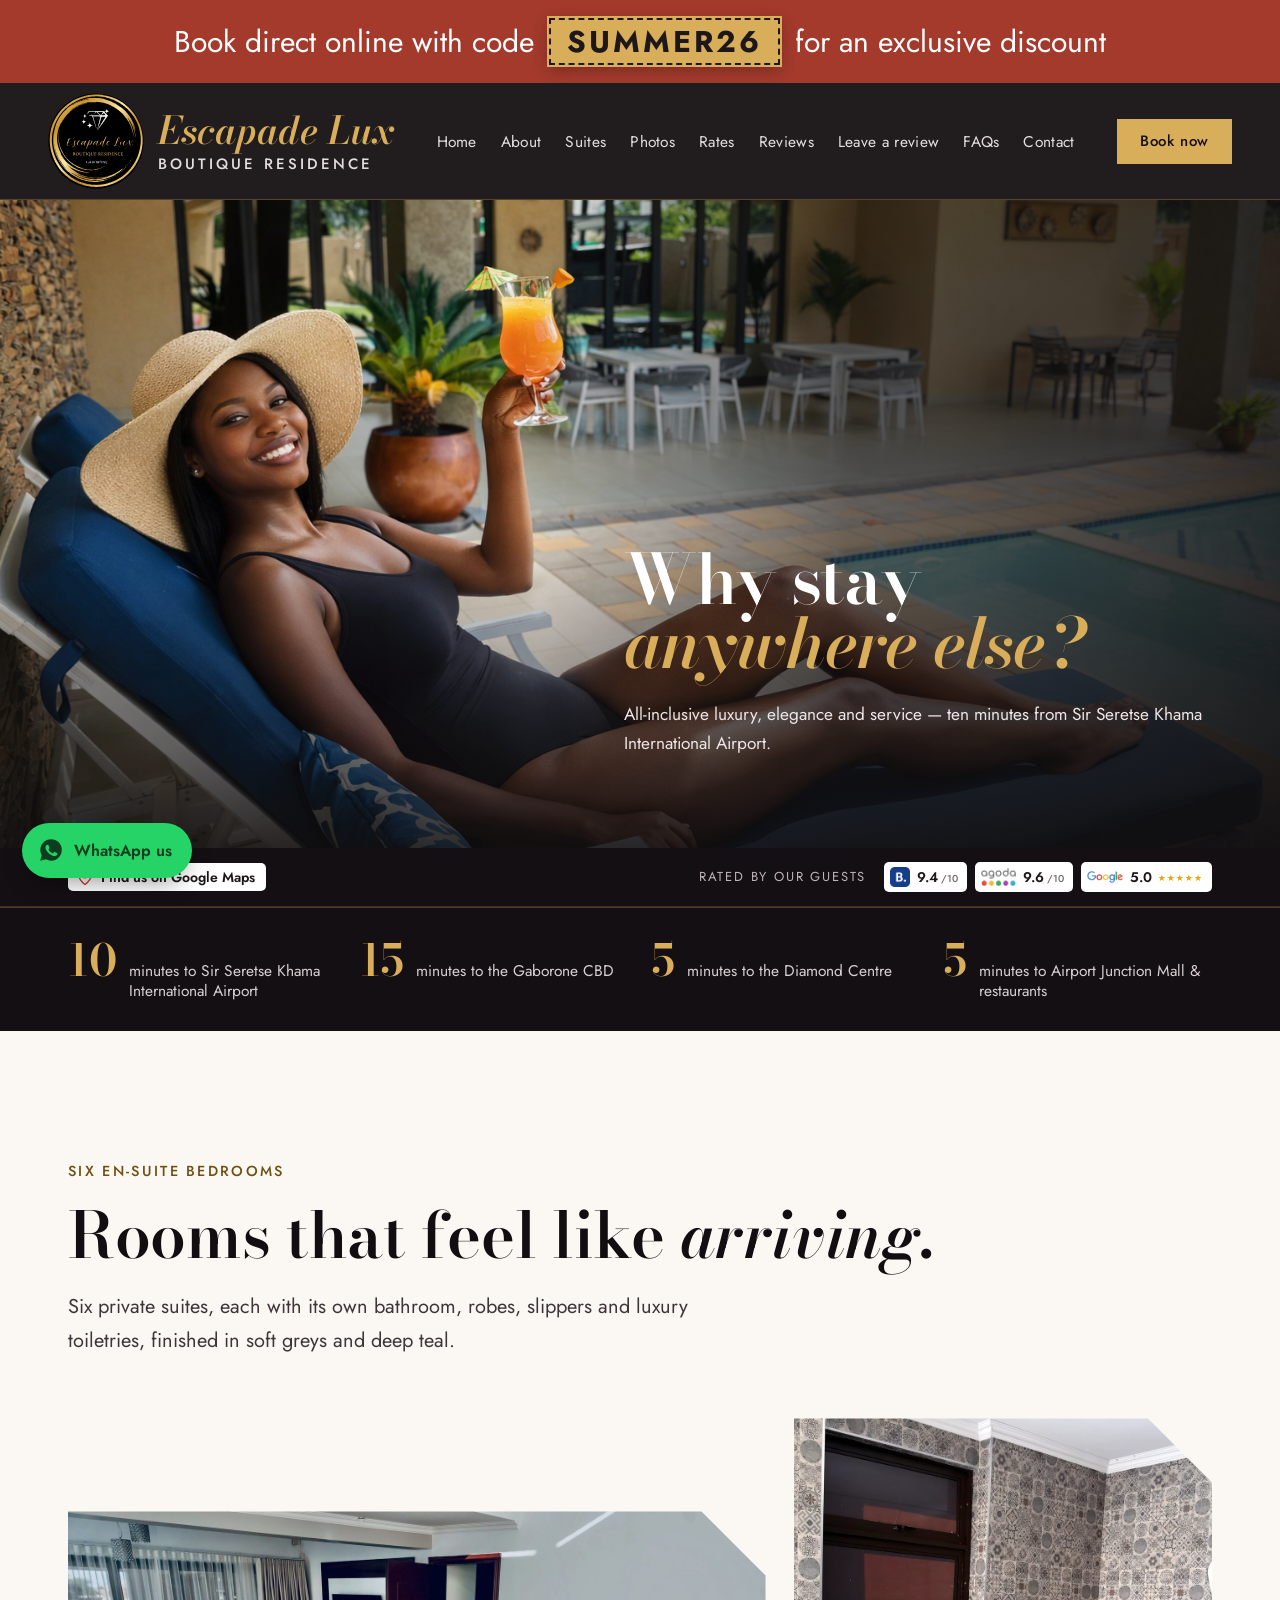
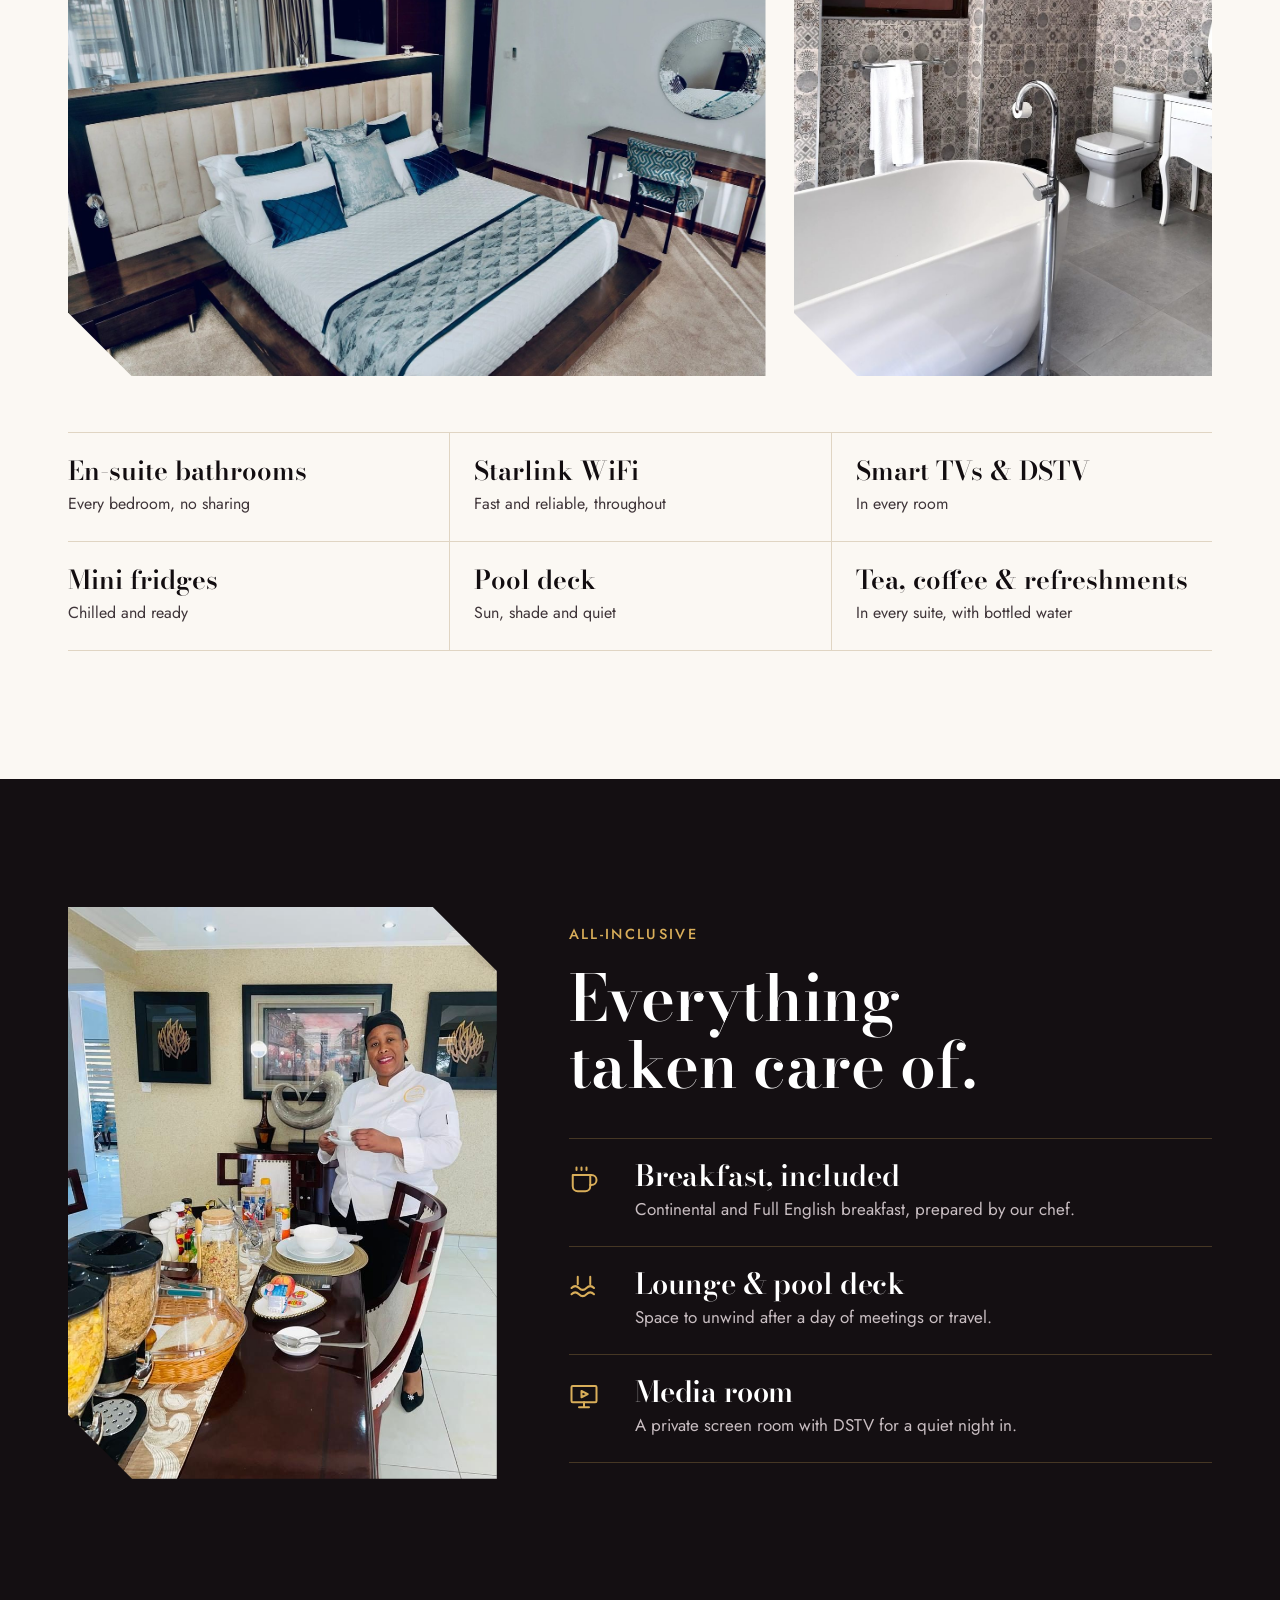
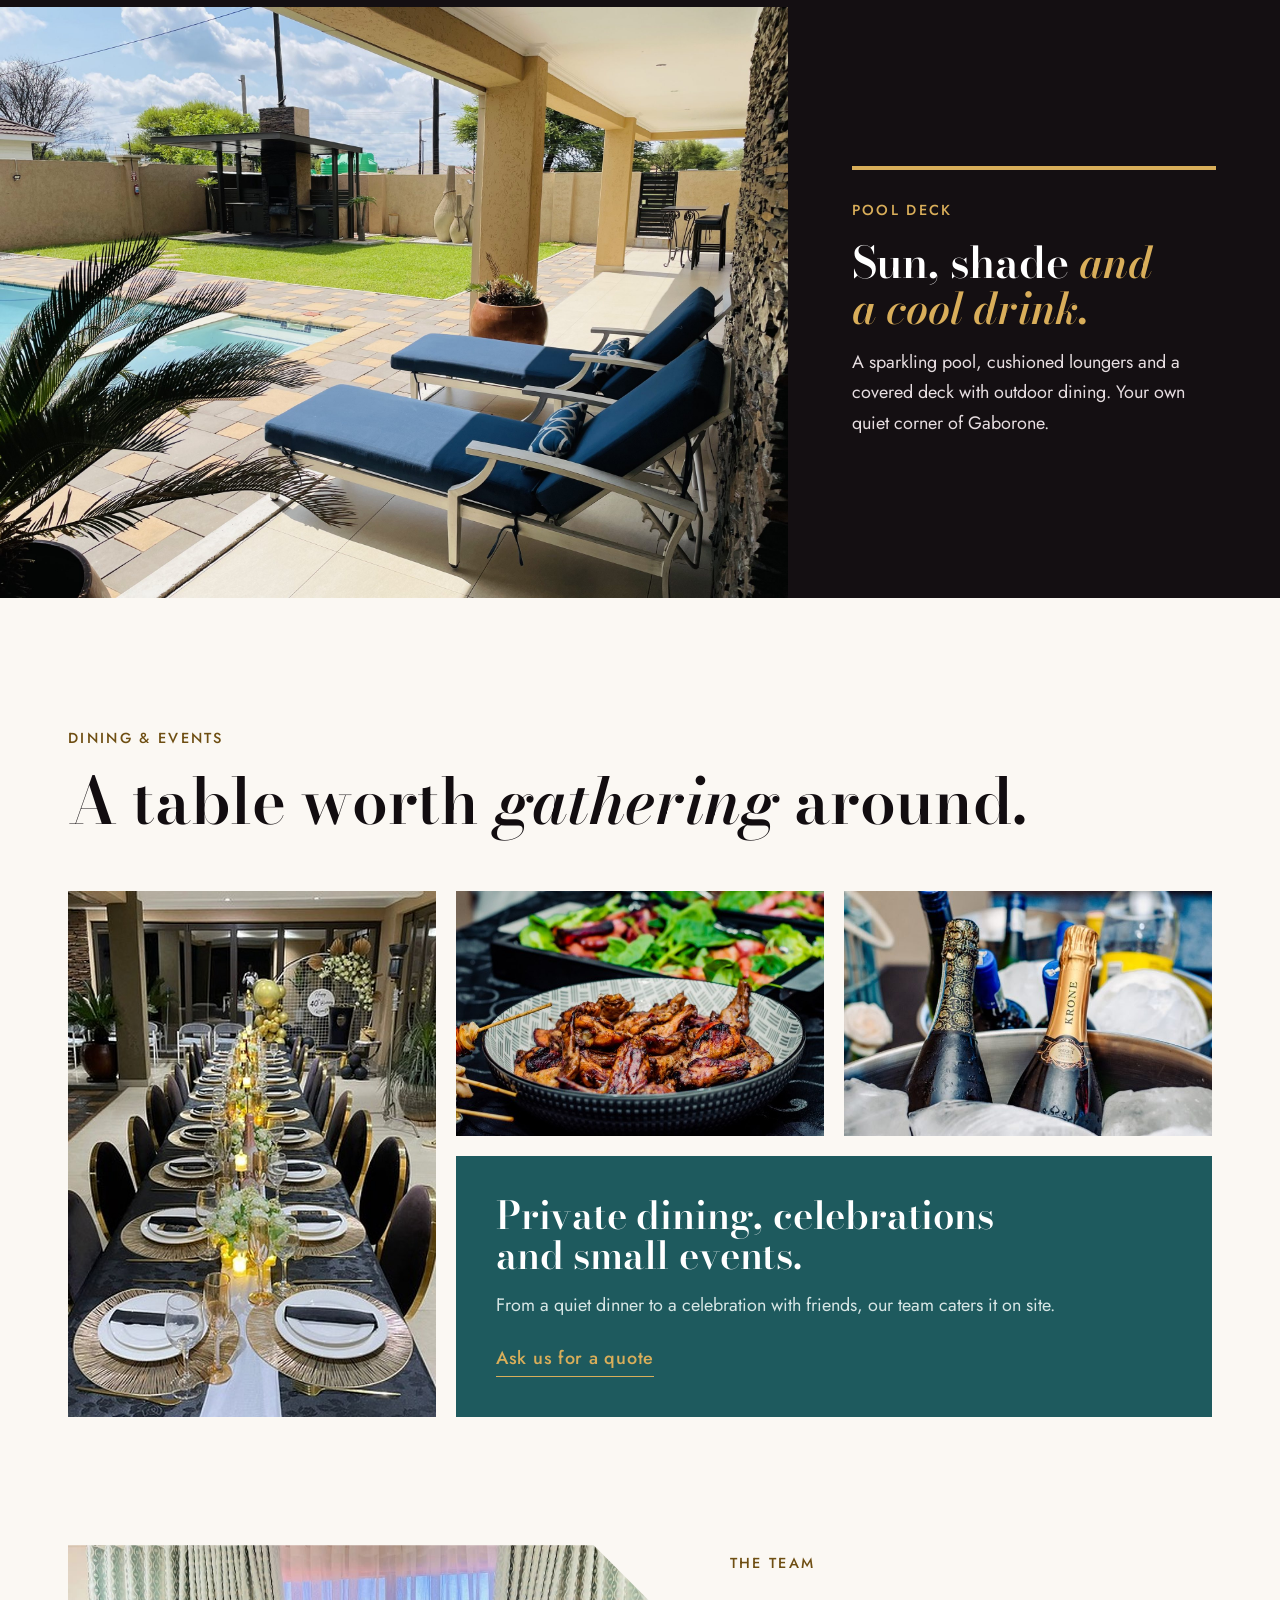
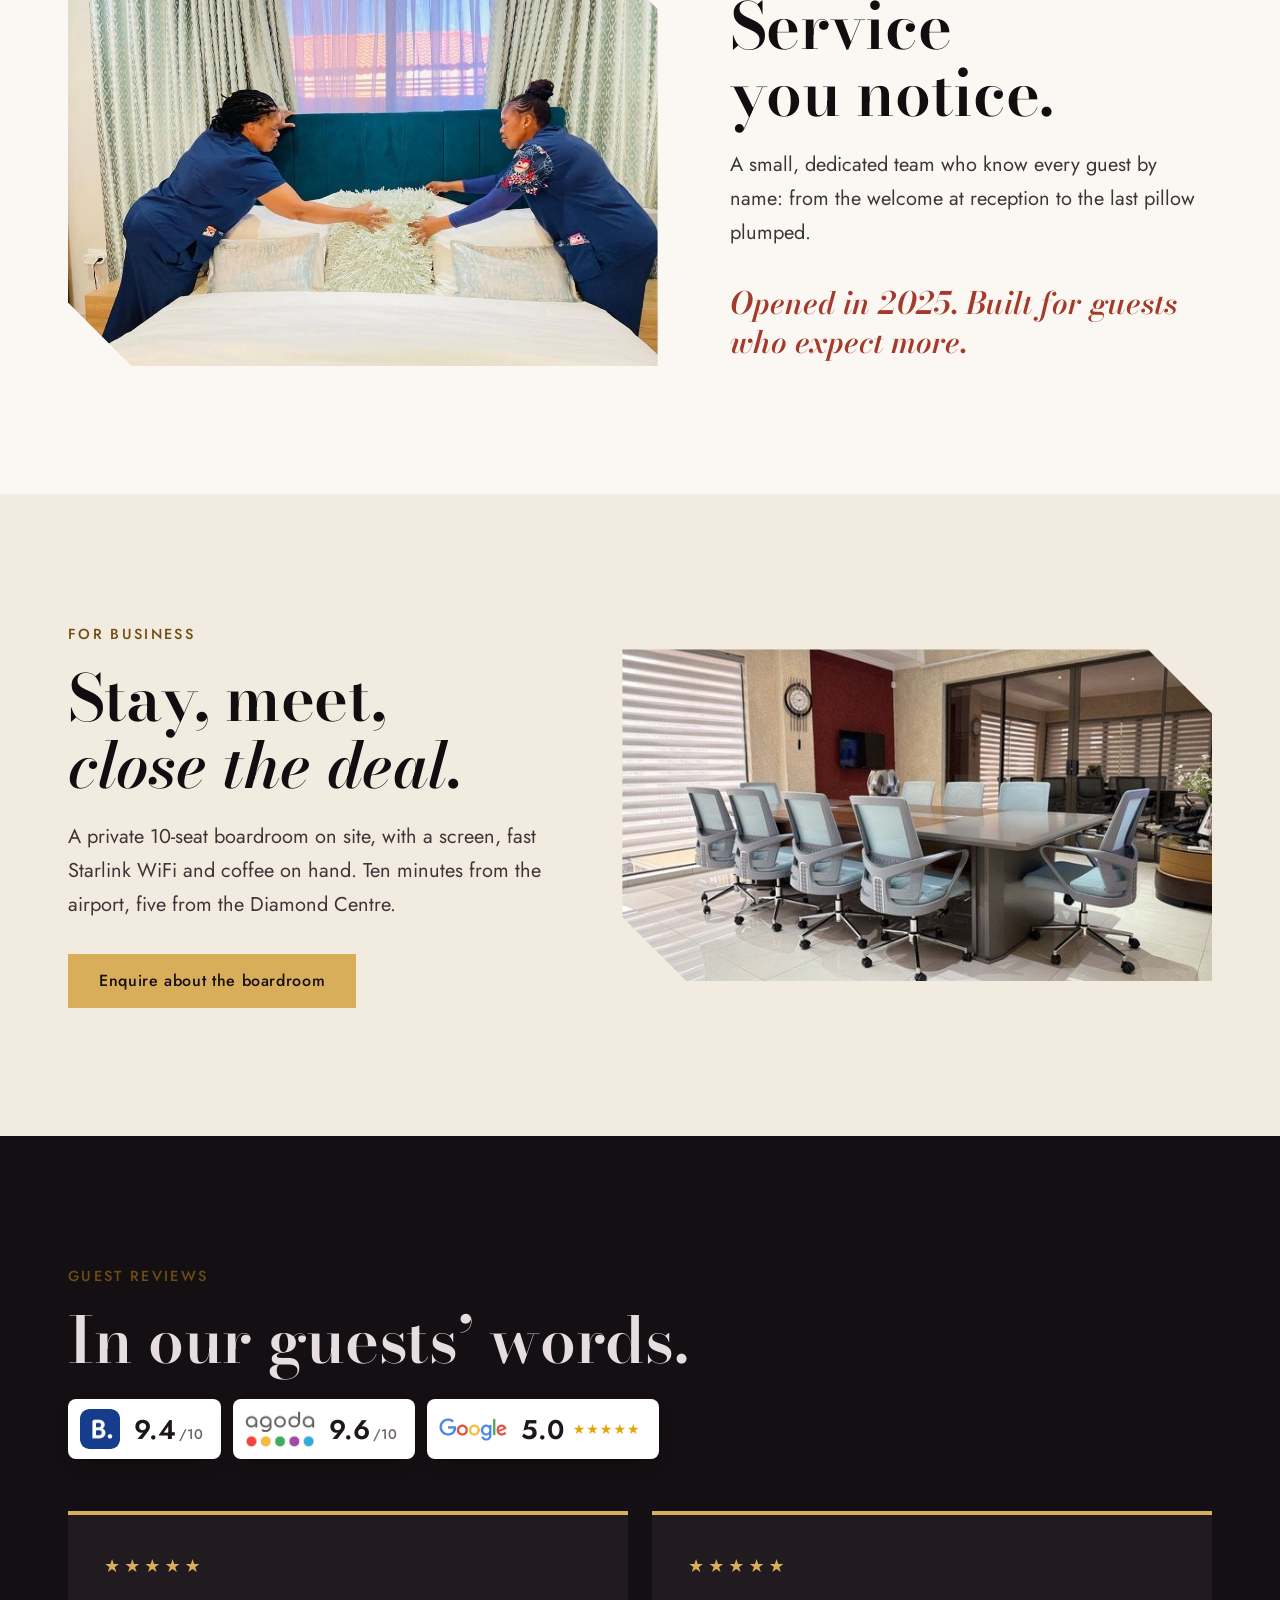
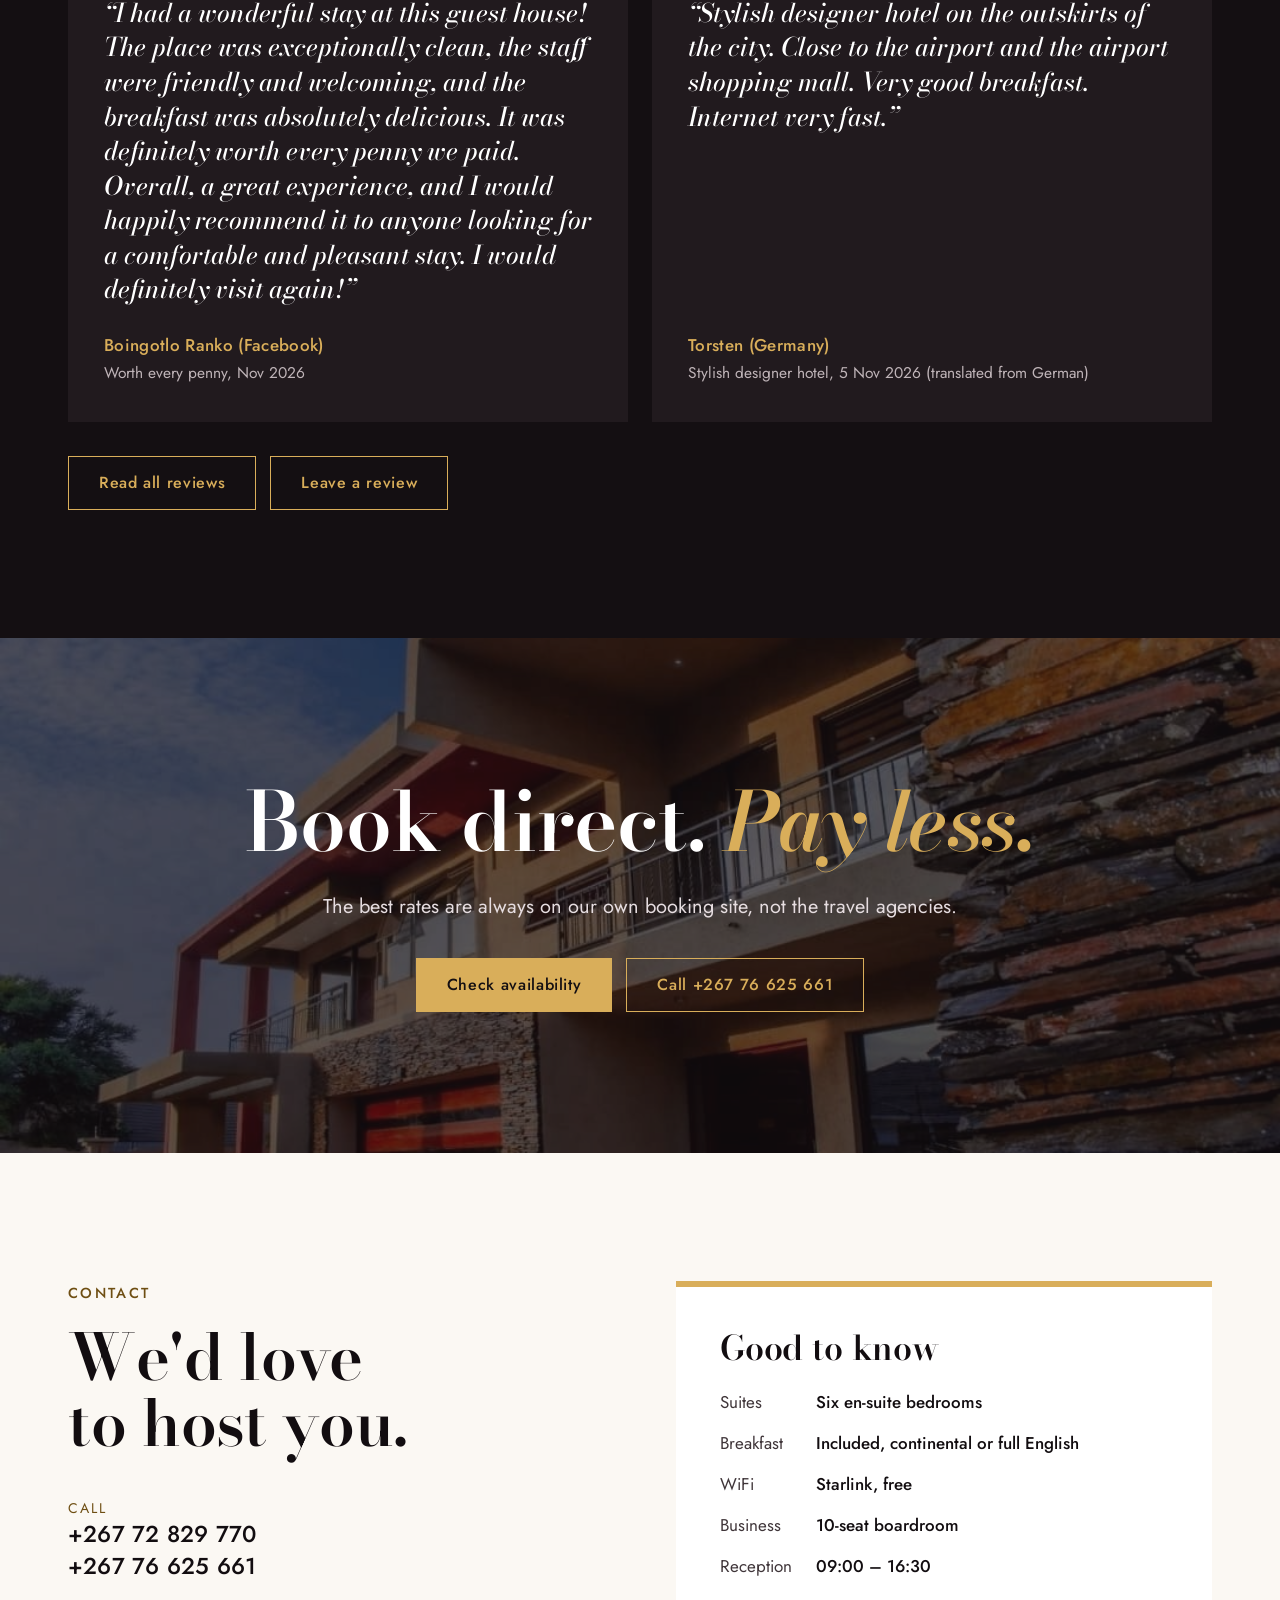
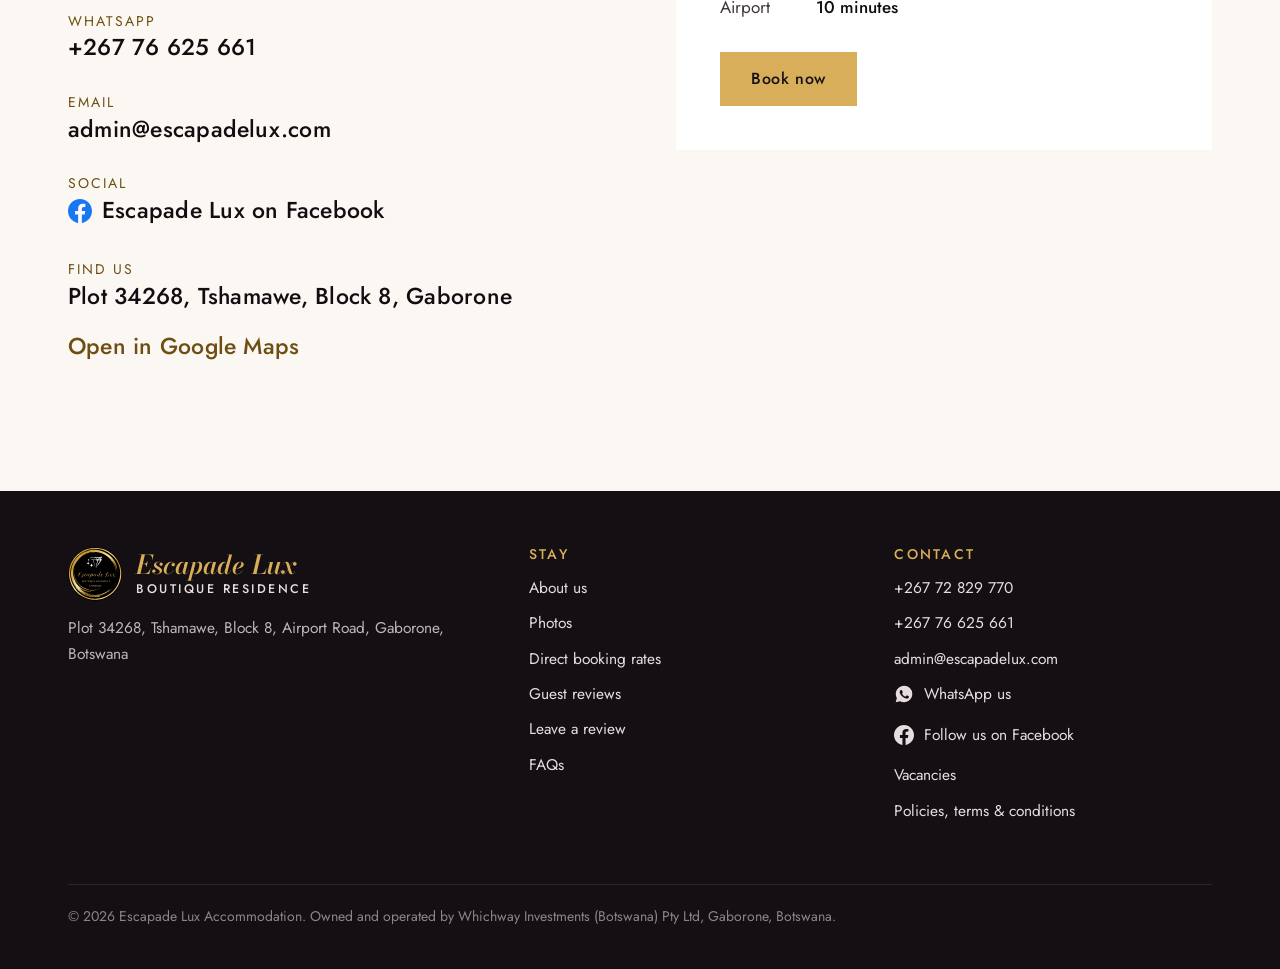
<file: index.html>
<!doctype html>
<html lang="en">
<head>
<meta charset="utf-8">
<meta name="viewport" content="width=device-width, initial-scale=1, viewport-fit=cover">
<title>Escapade Lux Boutique Residence | Luxury Accommodation in Gaborone</title>
<meta name="description" content="All-inclusive boutique luxury in Gaborone, Botswana. Six en-suite suites, breakfast included, pool deck, media room and boardroom, 10 minutes from Sir Seretse Khama International Airport.">
<meta name="theme-color" content="#140F12">
<link rel="icon" href="favicon.png">
<meta property="og:title" content="Escapade Lux Boutique Residence | Luxury Accommodation in Gaborone">
<meta property="og:description" content="All-inclusive boutique luxury in Gaborone, Botswana. Six en-suite suites, breakfast included, pool deck, media room and boardroom, 10 minutes from Sir Seretse Khama International Airport.">
<meta property="og:image" content="exterior.jpg">
<link rel="preload" href="bodoni.woff2" as="font" type="font/woff2" crossorigin>
<link rel="preload" href="jost.woff2" as="font" type="font/woff2" crossorigin>
<link rel="stylesheet" href="site.css">
<script type="application/ld+json">
{
  "@context": "https://schema.org",
  "@type": "LodgingBusiness",
  "name": "Escapade Lux Boutique Residence",
  "description": "All-inclusive boutique accommodation in Gaborone with six en-suite bedrooms, breakfast, pool deck and boardroom.",
  "telephone": ["+26772829770", "+26776625661"],
  "email": "admin@escapadelux.com",
  "url": "https://escapadelux.com",
  "address": {"@type":"PostalAddress","streetAddress":"Plot 34268, Tshamawe, Block 8","addressLocality":"Gaborone","addressCountry":"BW"},
  "amenityFeature": [
    {"@type":"LocationFeatureSpecification","name":"Free breakfast","value":true},
    {"@type":"LocationFeatureSpecification","name":"Pool","value":true},
    {"@type":"LocationFeatureSpecification","name":"Starlink WiFi","value":true},
    {"@type":"LocationFeatureSpecification","name":"Boardroom","value":true}
  ],
  "numberOfRooms": 5
}
</script>
</head>
<body id="top">
<a class="skip" href="#main">Skip to content</a>

<!-- PROMOTION STRIP: change the code when a promotion runs, or delete this whole <div> when none is on. -->
<div class="promo">Book direct online with code <b>SUMMER26</b> for an exclusive discount</div>

<header>
  <div class="wrap">
    <a class="brand" href="index.html" aria-label="Escapade Lux home">
      <img src="logo.svg" alt="">
      <span>Escapade Lux<small>BOUTIQUE RESIDENCE</small></span>
    </a>
    <nav aria-label="Main"><ul>
      <li><a href="index.html">Home</a></li>
      <li><a href="about.html">About</a></li>
      <li><a href="index.html#suites">Suites</a></li>
      <li><a href="photos.html">Photos</a></li>
      <li><a href="rates.html">Rates</a></li>
      <li><a href="reviews.html">Reviews</a></li>
      <li><a href="leave-review.html">Leave a review</a></li>
      <li><a href="faq.html">FAQs</a></li>
      <li><a href="index.html#contact">Contact</a></li>
    </ul></nav>
    <a class="btn btn-gold" href="https://book-directonline.com/properties/escapadeluxaccommodation" target="_blank" rel="noopener">Book now</a>
    <button class="menu-btn" type="button" aria-label="Open menu" aria-expanded="false" aria-controls="mnav"><span></span><span></span><span></span></button>
  </div>
  <nav class="mnav" id="mnav" aria-label="Mobile" hidden><ul>
    <li><a href="index.html">Home</a></li>
    <li><a href="about.html">About</a></li>
    <li><a href="index.html#suites">Suites</a></li>
    <li><a href="photos.html">Photos</a></li>
    <li><a href="rates.html">Rates</a></li>
    <li><a href="reviews.html">Reviews</a></li>
    <li><a href="leave-review.html">Leave a review</a></li>
    <li><a href="faq.html">FAQs</a></li>
    <li><a href="index.html#contact">Contact</a></li>
    <li><a href="vacancies.html">Vacancies</a></li>
    <li><a href="policies.html">Policies &amp; terms</a></li>
  </ul></nav>
</header>

<main id="main">


<section class="hero hero-r">
  <img src="hero-lifestyle.jpg" alt="Guest relaxing on a lounger with a cocktail beside the pool at Escapade Lux">
  <div class="wrap">
    <div>
      <h1>Why stay<span>anywhere else?</span></h1>
      <p class="lede">All-inclusive luxury, elegance and service — ten minutes from Sir Seretse Khama International Airport.</p>
    </div>
  </div>
</section>

<section class="rating-strip" aria-label="Location and guest ratings">
  <div class="wrap"><a class="rs-find" href="https://maps.google.com/?q=Escapade+Lux+Accommodation+Gaborone" target="_blank" rel="noopener"><svg viewBox="0 0 24 24" fill="none" stroke="currentColor" stroke-width="1.8" stroke-linecap="round" stroke-linejoin="round"><path d="M20 10c0 6-8 12-8 12s-8-6-8-12a8 8 0 0 1 16 0z"/><circle cx="12" cy="10" r="3"/></svg>Find us on Google Maps</a><span class="rs-gap"></span><span>Rated by our guests</span><div class="ratings" aria-label="Guest ratings">
  <div class="rating"><img class="r-bk" src="booking.png" alt="Booking.com" width="40" height="40"><b>9.4<small>/10</small></b></div>
  <div class="rating"><img class="r-ag" src="agoda.png" alt="Agoda" width="70" height="36"><b>9.6<small>/10</small></b></div>
  <div class="rating"><img class="r-gg" src="google.png" alt="Google" width="68" height="23"><b>5.0<i>★★★★★</i></b></div>
</div></div>
</section>

<section class="near" aria-label="Location">
  <ul>
    <li><b>10</b><span>minutes to Sir Seretse Khama International Airport</span></li>
    <li><b>15</b><span>minutes to the Gaborone CBD</span></li>
    <li><b>5</b><span>minutes to the Diamond Centre</span></li>
    <li><b>5</b><span>minutes to Airport Junction Mall &amp; restaurants</span></li>
  </ul>
</section>

<section class="sec" id="suites">
  <div class="wrap">
    <span class="eyebrow">SIX EN-SUITE BEDROOMS</span>
    <h2>Rooms that feel like <em>arriving.</em></h2>
    <p class="lead">Six private suites, each with its own bathroom, robes, slippers and luxury toiletries, finished in soft greys and deep teal.</p>
    <div class="suites-grid">
      <figure class="facet a" style="margin:0"><img src="suite.jpg" alt="Suite with a king bed, teal cushions, upholstered headboard and writing desk" loading="lazy"></figure>
      <figure class="facet b" style="margin:0"><img src="bath.jpg" alt="En-suite bathroom with a freestanding bath and patterned tiles" loading="lazy"></figure>
    </div>
    <div class="amen">
      <div><b>En-suite bathrooms</b><span>Every bedroom, no sharing</span></div>
      <div><b>Starlink WiFi</b><span>Fast and reliable, throughout</span></div>
      <div><b>Smart TVs &amp; DSTV</b><span>In every room</span></div>
      <div><b>Mini fridges</b><span>Chilled and ready</span></div>
      <div><b>Pool deck</b><span>Sun, shade and quiet</span></div>
      <div><b>Tea, coffee &amp; refreshments</b><span>In every suite, with bottled water</span></div>
    </div>
  </div>
</section>

<section class="sec dark" id="inclusive">
  <div class="wrap incl">
    <figure class="facet" style="margin:0"><img src="breakfast.jpg" alt="Escapade Lux chef serving breakfast at the dining table" loading="lazy"></figure>
    <div>
      <span class="eyebrow">ALL-INCLUSIVE</span>
      <h2>Everything taken care of.</h2>
      <ul>
        <li><svg viewBox="0 0 24 24" fill="none" stroke="currentColor" stroke-width="1.6" stroke-linecap="round" stroke-linejoin="round"><path d="M17 8h1a4 4 0 1 1 0 8h-1"/><path d="M3 8h14v9a4 4 0 0 1-4 4H7a4 4 0 0 1-4-4Z"/><path d="M6 2v2M10 2v2M14 2v2"/></svg><div><h3>Breakfast, included</h3><p>Continental and Full English breakfast, prepared by our chef.</p></div></li>
        <li><svg viewBox="0 0 24 24" fill="none" stroke="currentColor" stroke-width="1.6" stroke-linecap="round" stroke-linejoin="round"><path d="M2 12c2-2 4-2 6 0s4 2 6 0 4-2 6 0M2 17c2-2 4-2 6 0s4 2 6 0 4-2 6 0"/><path d="M7 3v6M17 3v6"/></svg><div><h3>Lounge &amp; pool deck</h3><p>Space to unwind after a day of meetings or travel.</p></div></li>
        <li><svg viewBox="0 0 24 24" fill="none" stroke="currentColor" stroke-width="1.6" stroke-linecap="round" stroke-linejoin="round"><rect x="2" y="4" width="20" height="13" rx="1"/><path d="M8 21h8M12 17v4"/><path d="m10 8 5 2.5-5 2.5z"/></svg><div><h3>Media room</h3><p>A private screen room with DSTV for a quiet night in.</p></div></li>
      </ul>
    </div>
  </div>
</section>

<section class="pool" id="pool">
  <img src="pool-b.jpg" alt="Blue loungers on the covered pool deck, with the pool, lawn and braai area at Escapade Lux" loading="lazy">
  <div class="wrap">
    <div class="pool-card">
      <span class="eyebrow">POOL DECK</span>
      <h2>Sun, shade <em>and a cool drink.</em></h2>
      <p>A sparkling pool, cushioned loungers and a covered deck with outdoor dining. Your own quiet corner of Gaborone.</p>
    </div>
  </div>
</section>

<section class="sec" id="dining">
  <div class="wrap">
    <span class="eyebrow">DINING &amp; EVENTS</span>
    <h2>A table worth <em>gathering</em> around.</h2>
    <div class="dine-grid">
      <figure class="tall"><picture><source media="(max-width:760px)" srcset="event-table-long.jpg"><img src="event-table.jpg" alt="Long dining table set for a 40th celebration, with gold-trimmed chairs, candles and white flowers" loading="lazy" style="object-position:55% center"></picture></figure>
      <figure><img src="wings.jpg" alt="Bowl of glazed grilled chicken wings with a fresh salad behind" loading="lazy"></figure>
      <figure><img src="bubbly.jpg" alt="Bottles of sparkling wine on ice" loading="lazy"></figure>
      <div class="dine-copy">
        <h3>Private dining, celebrations and small events.</h3>
        <p>From a quiet dinner to a celebration with friends, our team caters it on site.</p>
        <a href="rates.html#events">Ask us for a quote</a>
      </div>
    </div>
  </div>
</section>

<section class="sec" style="padding-top:0">
  <div class="wrap svc-grid">
    <figure class="facet" style="margin:0"><img src="service.jpg" alt="Two Escapade Lux housekeepers making up a bed together" loading="lazy"></figure>
    <div>
      <span class="eyebrow">THE TEAM</span>
      <h2>Service you notice.</h2>
      <p class="lead">A small, dedicated team who know every guest by name: from the welcome at reception to the last pillow plumped.</p>
      <p class="svc-quote">Opened in 2025. Built for guests who expect more.</p>
    </div>
  </div>
</section>

<section class="sec board" id="business">
  <div class="wrap board-grid">
    <div>
      <span class="eyebrow">FOR BUSINESS</span>
      <h2>Stay, meet, <em>close the deal.</em></h2>
      <p class="lead">A private 10-seat boardroom on site, with a screen, fast Starlink WiFi and coffee on hand. Ten minutes from the airport, five from the Diamond Centre.</p>
      <a class="btn btn-gold" href="#contact" style="margin-top:32px">Enquire about the boardroom</a>
    </div>
    <figure class="facet" style="margin:0"><img src="boardroom.jpg" alt="Escapade Lux boardroom with a ten-seat table, pale blue chairs and a wall-mounted screen" loading="lazy"></figure>
  </div>
</section>

<section class="sec reviews" id="reviews">
  <div class="wrap">
    <span class="eyebrow">GUEST REVIEWS</span>
    <h2>In our guests’ words.</h2>
    <div class="ratings" aria-label="Guest ratings">
  <div class="rating"><img class="r-bk" src="booking.png" alt="Booking.com" width="40" height="40"><b>9.4<small>/10</small></b></div>
  <div class="rating"><img class="r-ag" src="agoda.png" alt="Agoda" width="70" height="36"><b>9.6<small>/10</small></b></div>
  <div class="rating"><img class="r-gg" src="google.png" alt="Google" width="68" height="23"><b>5.0<i>★★★★★</i></b></div>
</div>
    <div class="rev-grid">
      <figure class="rev"><div><div class="stars" aria-label="Five stars">★★★★★</div><blockquote style="margin-top:14px">“I had a wonderful stay at this guest house! The place was exceptionally clean, the staff were friendly and welcoming, and the breakfast was absolutely delicious. It was definitely worth every penny we paid. Overall, a great experience, and I would happily recommend it to anyone looking for a comfortable and pleasant stay. I would definitely visit again!”</blockquote></div><figcaption><b>Boingotlo Ranko (Facebook)</b>Worth every penny, Nov 2026</figcaption></figure>
      <figure class="rev"><div><div class="stars" aria-label="Five stars">★★★★★</div><blockquote style="margin-top:14px">“Stylish designer hotel on the outskirts of the city. Close to the airport and the airport shopping mall. Very good breakfast. Internet very fast.”</blockquote></div><figcaption><b>Torsten (Germany)</b>Stylish designer hotel, 5 Nov 2026 (translated from German)</figcaption></figure>
    </div>
    <div class="hero-actions"><a class="btn btn-line" href="reviews.html">Read all reviews</a><a class="btn btn-line" href="leave-review.html">Leave a review</a></div>
  </div>
</section>

<section class="book">
  <img src="side.jpg" alt="" loading="lazy">
  <div class="wrap">
    <h2>Book direct. <em>Pay less.</em></h2>
    <p class="lead" style="margin:26px auto 0;color:#E6DDE0">The best rates are always on our own booking site, not the travel agencies.</p>
    <div class="hero-actions">
      <a class="btn btn-gold" href="https://book-directonline.com/properties/escapadeluxaccommodation" target="_blank" rel="noopener">Check availability</a>
      <a class="btn btn-line" href="tel:+26776625661">Call +267 76 625 661</a>
    </div>
  </div>
</section>

<section class="sec" id="contact">
  <div class="wrap contact-grid">
    <div>
      <span class="eyebrow">CONTACT</span>
      <h2>We'd love to host you.</h2>
      <ul class="c-list">
        <li><small>CALL</small><a href="tel:+26772829770">+267 72 829 770</a><br><a href="tel:+26776625661">+267 76 625 661</a></li>
        <li><small>WHATSAPP</small><a href="https://wa.me/26776625661?text=Hello%20Escapade%20Lux%2C%20I%27d%20like%20to%20enquire%20about%20a%20booking." target="_blank" rel="noopener">+267 76 625 661</a></li>
        <li><small>EMAIL</small><a href="mailto:admin@escapadelux.com">admin@escapadelux.com</a></li>
        <li><small>SOCIAL</small><a class="soc" href="https://www.facebook.com/share/19MFHfV8Jy/?mibextid=wwXIfr" target="_blank" rel="noopener"><svg viewBox="0 0 24 24" fill="currentColor" aria-hidden="true"><path d="M24 12.07C24 5.4 18.63 0 12 0S0 5.4 0 12.07C0 18.1 4.39 23.1 10.13 24v-8.44H7.08v-3.49h3.05V9.41c0-3.02 1.79-4.69 4.53-4.69 1.31 0 2.68.24 2.68.24v2.97h-1.51c-1.49 0-1.96.93-1.96 1.88v2.26h3.33l-.53 3.49h-2.8V24C19.61 23.1 24 18.1 24 12.07z"/></svg>Escapade Lux on Facebook</a></li>
        <li><small>FIND US</small><span>Plot 34268, Tshamawe, Block 8, Gaborone</span><br><a class="map-link" href="https://maps.google.com/?q=Escapade+Lux+Accommodation+Gaborone" target="_blank" rel="noopener">Open in Google Maps</a></li>
      </ul>
    </div>
    <div class="panel">
      <h3>Good to know</h3>
      <dl>
        <dt>Suites</dt><dd>Six en-suite bedrooms</dd>
        <dt>Breakfast</dt><dd>Included, continental or full English</dd>
        <dt>WiFi</dt><dd>Starlink, free</dd>
        <dt>Business</dt><dd>10-seat boardroom</dd>
        <dt>Reception</dt><dd>09:00 – 16:30</dd>
        <dt>Airport</dt><dd>10 minutes</dd>
      </dl>
      <a class="btn btn-gold" href="https://book-directonline.com/properties/escapadeluxaccommodation" target="_blank" rel="noopener">Book now</a>
    </div>
  </div>
</section>


</main>

<footer>
  <div class="wrap">
    <div class="foot-cols">
      <div>
        <a class="brand" href="index.html" aria-label="Escapade Lux home"><img src="logo.svg" alt="" style="width:54px;height:54px"><span>Escapade Lux<small>BOUTIQUE RESIDENCE</small></span></a>
        <p>Plot 34268, Tshamawe, Block 8, Airport Road, Gaborone, Botswana</p>
      </div>
      <div>
        <h4>STAY</h4>
        <ul>
          <li><a href="about.html">About us</a></li>
          <li><a href="photos.html">Photos</a></li>
          <li><a href="rates.html">Direct booking rates</a></li>
          <li><a href="reviews.html">Guest reviews</a></li>
          <li><a href="leave-review.html">Leave a review</a></li>
          <li><a href="faq.html">FAQs</a></li>
        </ul>
      </div>
      <div>
        <h4>CONTACT</h4>
        <ul>
          <li><a href="tel:+26772829770">+267 72 829 770</a></li>
          <li><a href="tel:+26776625661">+267 76 625 661</a></li>
          <li><a href="mailto:admin@escapadelux.com">admin@escapadelux.com</a></li>
          <li><a class="soc" href="https://wa.me/26776625661?text=Hello%20Escapade%20Lux%2C%20I%27d%20like%20to%20enquire%20about%20a%20booking." target="_blank" rel="noopener"><svg viewBox="0 0 24 24" fill="currentColor" aria-hidden="true"><path d="M12.04 2C6.58 2 2.13 6.45 2.13 11.91c0 1.75.46 3.45 1.32 4.95L2.05 22l5.25-1.38a9.9 9.9 0 0 0 4.74 1.21h.01c5.46 0 9.91-4.45 9.91-9.91A9.86 9.86 0 0 0 12.04 2zm5.8 14.13c-.24.68-1.42 1.3-1.95 1.34-.5.05-.97.23-3.27-.68-2.77-1.09-4.52-3.92-4.66-4.1-.13-.18-1.11-1.48-1.11-2.82 0-1.34.7-2 .95-2.27.25-.27.54-.34.72-.34h.52c.17 0 .39-.06.61.47.24.56.78 1.93.85 2.07.07.14.11.3.02.48-.09.18-.14.3-.27.46-.14.16-.29.36-.41.48-.14.14-.28.29-.12.56.16.27.71 1.17 1.52 1.9 1.05.93 1.93 1.22 2.2 1.36.27.14.43.11.59-.07.16-.18.68-.79.86-1.06.18-.27.36-.23.61-.14.25.09 1.59.75 1.86.89.27.14.45.2.52.32.07.11.07.66-.17 1.33z"/></svg>WhatsApp us</a></li>
          <li><a class="soc" href="https://www.facebook.com/share/19MFHfV8Jy/?mibextid=wwXIfr" target="_blank" rel="noopener"><svg viewBox="0 0 24 24" fill="currentColor" aria-hidden="true"><path d="M24 12.07C24 5.4 18.63 0 12 0S0 5.4 0 12.07C0 18.1 4.39 23.1 10.13 24v-8.44H7.08v-3.49h3.05V9.41c0-3.02 1.79-4.69 4.53-4.69 1.31 0 2.68.24 2.68.24v2.97h-1.51c-1.49 0-1.96.93-1.96 1.88v2.26h3.33l-.53 3.49h-2.8V24C19.61 23.1 24 18.1 24 12.07z"/></svg>Follow us on Facebook</a></li>
          <li><a href="vacancies.html">Vacancies</a></li>
          <li><a href="policies.html">Policies, terms &amp; conditions</a></li>
        </ul>
      </div>
    </div>
    <p class="legal">© <span id="yr">2026</span> Escapade Lux Accommodation. Owned and operated by Whichway Investments (Botswana) Pty Ltd, Gaborone, Botswana.</p>
  </div>
</footer>

<a class="wa-float" href="https://wa.me/26776625661?text=Hello%20Escapade%20Lux%2C%20I%27d%20like%20to%20enquire%20about%20a%20booking." target="_blank" rel="noopener" aria-label="Chat with us on WhatsApp"><svg viewBox="0 0 24 24" fill="currentColor" aria-hidden="true"><path d="M12.04 2C6.58 2 2.13 6.45 2.13 11.91c0 1.75.46 3.45 1.32 4.95L2.05 22l5.25-1.38a9.9 9.9 0 0 0 4.74 1.21h.01c5.46 0 9.91-4.45 9.91-9.91A9.86 9.86 0 0 0 12.04 2zm5.8 14.13c-.24.68-1.42 1.3-1.95 1.34-.5.05-.97.23-3.27-.68-2.77-1.09-4.52-3.92-4.66-4.1-.13-.18-1.11-1.48-1.11-2.82 0-1.34.7-2 .95-2.27.25-.27.54-.34.72-.34h.52c.17 0 .39-.06.61.47.24.56.78 1.93.85 2.07.07.14.11.3.02.48-.09.18-.14.3-.27.46-.14.16-.29.36-.41.48-.14.14-.28.29-.12.56.16.27.71 1.17 1.52 1.9 1.05.93 1.93 1.22 2.2 1.36.27.14.43.11.59-.07.16-.18.68-.79.86-1.06.18-.27.36-.23.61-.14.25.09 1.59.75 1.86.89.27.14.45.2.52.32.07.11.07.66-.17 1.33z"/></svg><span>WhatsApp us</span></a>

<div class="callbar">
  <a class="btn btn-gold" href="https://book-directonline.com/properties/escapadeluxaccommodation" target="_blank" rel="noopener">Book now</a>
  <a class="btn btn-wa" href="https://wa.me/26776625661?text=Hello%20Escapade%20Lux%2C%20I%27d%20like%20to%20enquire%20about%20a%20booking." target="_blank" rel="noopener"><svg viewBox="0 0 24 24" fill="currentColor" aria-hidden="true"><path d="M12.04 2C6.58 2 2.13 6.45 2.13 11.91c0 1.75.46 3.45 1.32 4.95L2.05 22l5.25-1.38a9.9 9.9 0 0 0 4.74 1.21h.01c5.46 0 9.91-4.45 9.91-9.91A9.86 9.86 0 0 0 12.04 2zm5.8 14.13c-.24.68-1.42 1.3-1.95 1.34-.5.05-.97.23-3.27-.68-2.77-1.09-4.52-3.92-4.66-4.1-.13-.18-1.11-1.48-1.11-2.82 0-1.34.7-2 .95-2.27.25-.27.54-.34.72-.34h.52c.17 0 .39-.06.61.47.24.56.78 1.93.85 2.07.07.14.11.3.02.48-.09.18-.14.3-.27.46-.14.16-.29.36-.41.48-.14.14-.28.29-.12.56.16.27.71 1.17 1.52 1.9 1.05.93 1.93 1.22 2.2 1.36.27.14.43.11.59-.07.16-.18.68-.79.86-1.06.18-.27.36-.23.61-.14.25.09 1.59.75 1.86.89.27.14.45.2.52.32.07.11.07.66-.17 1.33z"/></svg>WhatsApp</a>
  <a class="btn btn-line" href="tel:+26772829770">Call</a>
</div>

<script>
  // Home / logo on the home page: smooth scroll to the very top
  document.querySelectorAll('a[href="index.html"]').forEach(a=>a.addEventListener('click',e=>{
    if(/(^|\/)(index\.html)?$/.test(location.pathname)){e.preventDefault();window.scrollTo({top:0,behavior:'smooth'});history.replaceState(null,'',location.pathname)}
  }));
  document.getElementById('yr').textContent=new Date().getFullYear();
  (function(){const b=document.querySelector('.menu-btn'),m=document.getElementById('mnav');if(!b)return;
    b.addEventListener('click',()=>{const o=m.hidden;m.hidden=!o;b.setAttribute('aria-expanded',o);b.classList.toggle('open',o)});
    m.querySelectorAll('a').forEach(a=>a.addEventListener('click',()=>{m.hidden=true;b.classList.remove('open');b.setAttribute('aria-expanded','false')}));})();
</script>
</body>
</html>
</file>
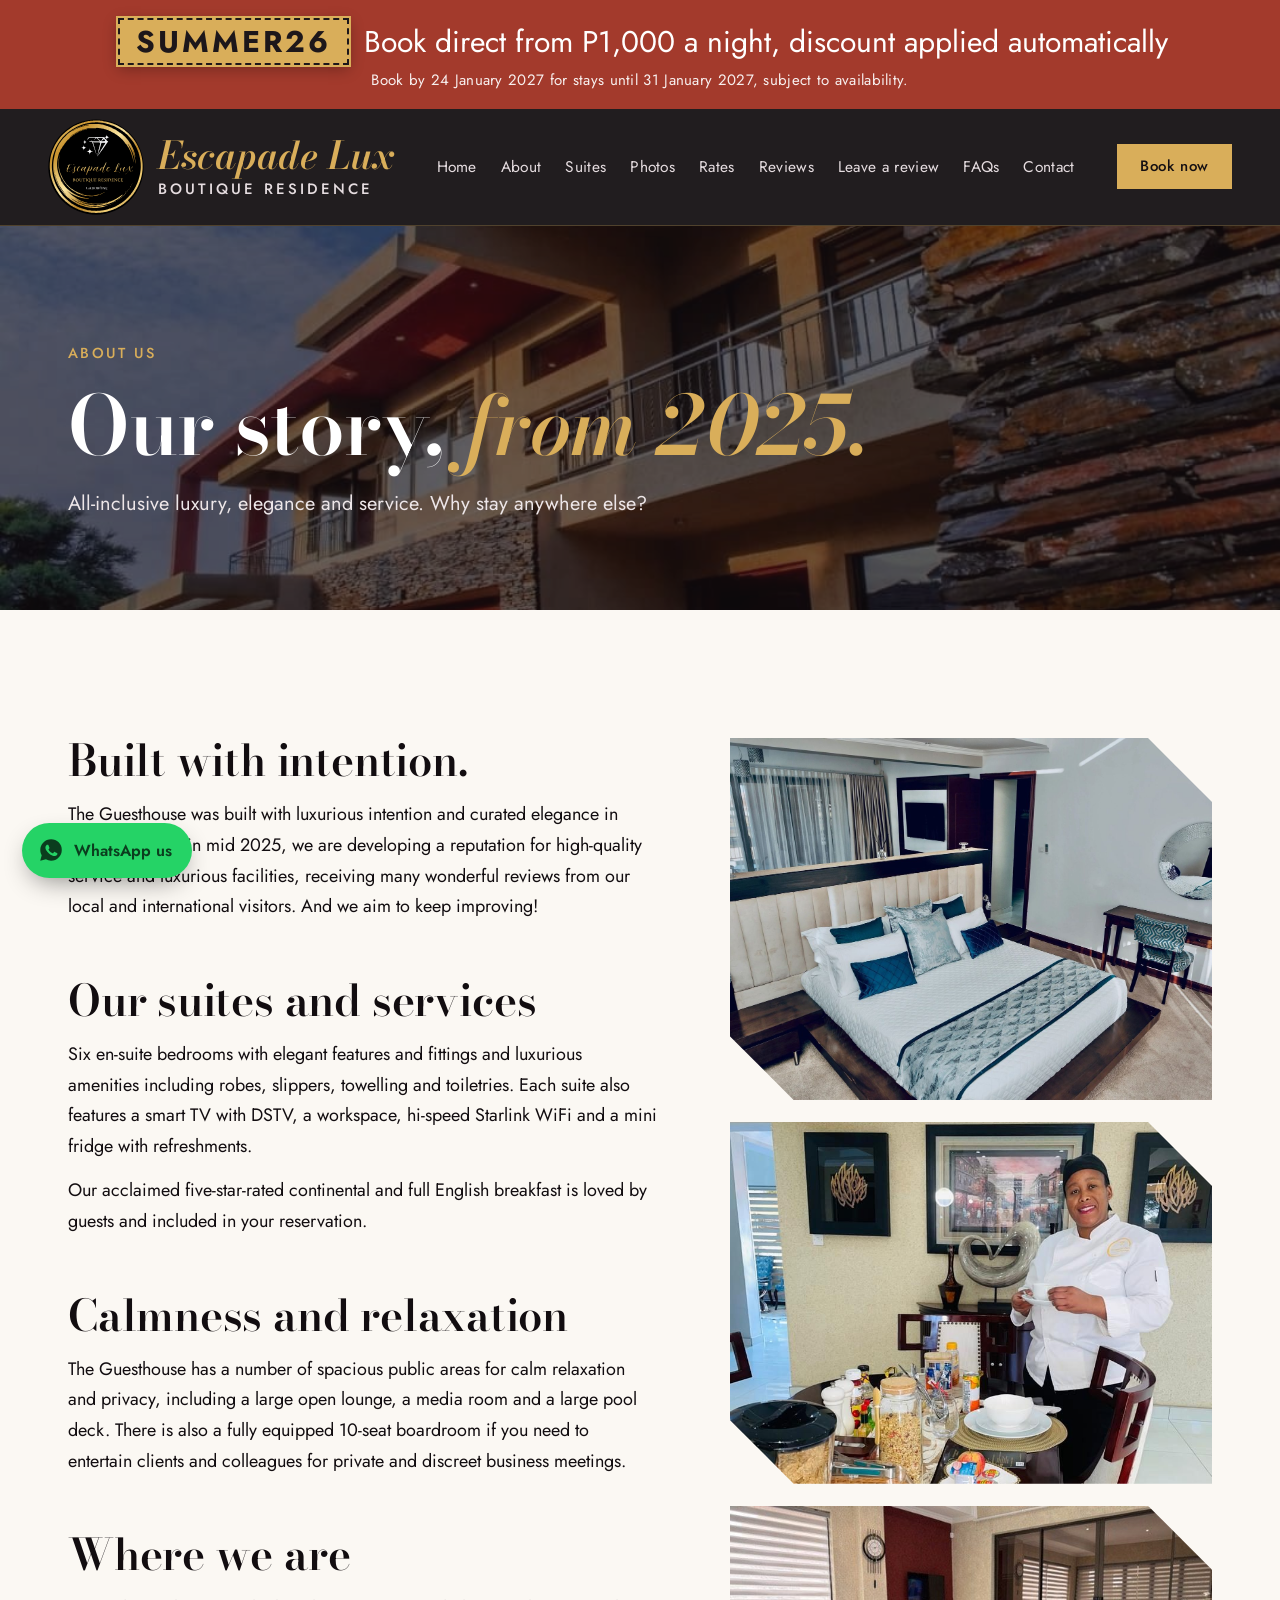
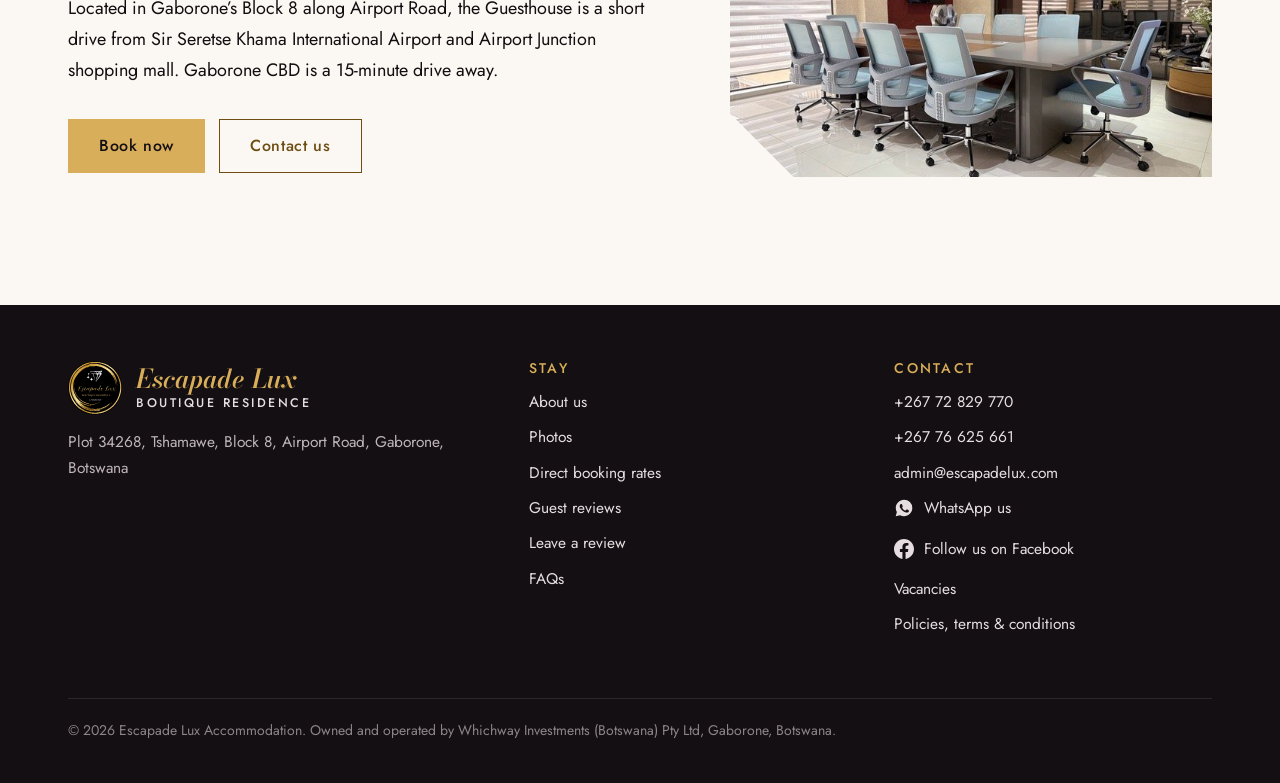
<file: about.html>
<!doctype html>
<html lang="en">
<head>
<meta charset="utf-8">
<meta name="viewport" content="width=device-width, initial-scale=1, viewport-fit=cover">
<title>About us | Escapade Lux Boutique Residence</title>
<meta name="description" content="Our story: a Gaborone boutique residence built with luxurious intention and curated elegance, opened in 2025.">
<meta name="theme-color" content="#140F12">
<link rel="icon" href="favicon.png">
<meta property="og:title" content="About us | Escapade Lux Boutique Residence">
<meta property="og:description" content="Our story: a Gaborone boutique residence built with luxurious intention and curated elegance, opened in 2025.">
<meta property="og:image" content="exterior.jpg">
<link rel="preload" href="bodoni.woff2" as="font" type="font/woff2" crossorigin>
<link rel="preload" href="jost.woff2" as="font" type="font/woff2" crossorigin>
<link rel="stylesheet" href="site.css">
</head>
<body id="top">
<a class="skip" href="#main">Skip to content</a>

<!-- PROMOTION STRIP: change the code when a promotion runs, or delete this whole <div> when none is on. -->
<!-- SUMMER26 PROMOTION: sells until 24 Jan 2027, stays until 31 Jan 2027. Revert banner and booking links after 24 Jan. -->
<div class="promo"><b>SUMMER26</b> Book direct from P1,000 a night, discount applied automatically<span style="display:block;font-size:max(12px,.5em);letter-spacing:.02em;margin-top:6px;opacity:.92">Book by 24 January 2027 for stays until 31 January 2027, subject to availability.</span></div>

<header>
  <div class="wrap">
    <a class="brand" href="index.html" aria-label="Escapade Lux home">
      <img src="logo.svg" alt="">
      <span>Escapade Lux<small>BOUTIQUE RESIDENCE</small></span>
    </a>
    <nav aria-label="Main"><ul>
      <li><a href="index.html">Home</a></li>
      <li><a href="about.html">About</a></li>
      <li><a href="index.html#suites">Suites</a></li>
      <li><a href="photos.html">Photos</a></li>
      <li><a href="rates.html">Rates</a></li>
      <li><a href="reviews.html">Reviews</a></li>
      <li><a href="leave-review.html">Leave a review</a></li>
      <li><a href="faq.html">FAQs</a></li>
      <li><a href="index.html#contact">Contact</a></li>
    </ul></nav>
    <a class="btn btn-gold" href="https://book-directonline.com/properties/escapadeluxaccommodation?promotion_code=SUMMER26" target="_blank" rel="noopener">Book now</a>
    <button class="menu-btn" type="button" aria-label="Open menu" aria-expanded="false" aria-controls="mnav"><span></span><span></span><span></span></button>
  </div>
  <nav class="mnav" id="mnav" aria-label="Mobile" hidden><ul>
    <li><a href="index.html">Home</a></li>
    <li><a href="about.html">About</a></li>
    <li><a href="index.html#suites">Suites</a></li>
    <li><a href="photos.html">Photos</a></li>
    <li><a href="rates.html">Rates</a></li>
    <li><a href="reviews.html">Reviews</a></li>
    <li><a href="leave-review.html">Leave a review</a></li>
    <li><a href="faq.html">FAQs</a></li>
    <li><a href="index.html#contact">Contact</a></li>
    <li><a href="vacancies.html">Vacancies</a></li>
    <li><a href="policies.html">Policies &amp; terms</a></li>
  </ul></nav>
</header>

<main id="main">
<section class="page-hero">
  <img src="side.jpg" alt="">
  <div class="wrap">
    <span class="eyebrow">ABOUT US</span>
    <h1>Our story, <em>from 2025.</em></h1>
    <p>All-inclusive luxury, elegance and service. Why stay anywhere else?</p>
  </div>
</section>

<section class="sec">
  <div class="wrap two">
    <div class="prose">
      <h2>Built with intention.</h2>
      <p>The Guesthouse was built with luxurious intention and curated elegance in mind. Opening in mid 2025, we are developing a reputation for high-quality service and luxurious facilities, receiving many wonderful reviews from our local and international visitors. And we aim to keep improving!</p>

      <h2>Our suites and services</h2>
      <p>Six en-suite bedrooms with elegant features and fittings and luxurious amenities including robes, slippers, towelling and toiletries. Each suite also features a smart TV with DSTV, a workspace, hi-speed Starlink WiFi and a mini fridge with refreshments.</p>
      <p>Our acclaimed five-star-rated continental and full English breakfast is loved by guests and included in your reservation.</p>

      <h2>Calmness and relaxation</h2>
      <p>The Guesthouse has a number of spacious public areas for calm relaxation and privacy, including a large open lounge, a media room and a large pool deck. There is also a fully equipped 10-seat boardroom if you need to entertain clients and colleagues for private and discreet business meetings.</p>

      <h2>Where we are</h2>
      <p>Located in Gaborone’s Block 8 along Airport Road, the Guesthouse is a short drive from Sir Seretse Khama International Airport and Airport Junction shopping mall. Gaborone CBD is a 15-minute drive away.</p>
      <div class="hero-actions"><a class="btn btn-gold" href="https://book-directonline.com/properties/escapadeluxaccommodation?promotion_code=SUMMER26" target="_blank" rel="noopener">Book now</a><a class="btn btn-line dark-line" href="index.html#contact">Contact us</a></div>
    </div>
    <div style="display:grid;gap:22px">
      <figure class="facet" style="margin:0;aspect-ratio:4/3"><img src="suite.jpg" alt="A suite at Escapade Lux" loading="lazy"></figure>
      <figure class="facet" style="margin:0;aspect-ratio:4/3"><img src="breakfast.jpg" alt="Breakfast served by the Escapade Lux chef" loading="lazy" style="object-position:center 30%"></figure>
      <figure class="facet" style="margin:0;aspect-ratio:16/9"><img src="boardroom.jpg" alt="The 10-seat boardroom" loading="lazy"></figure>
    </div>
  </div>
</section>

</main>

<footer>
  <div class="wrap">
    <div class="foot-cols">
      <div>
        <a class="brand" href="index.html" aria-label="Escapade Lux home"><img src="logo.svg" alt="" style="width:54px;height:54px"><span>Escapade Lux<small>BOUTIQUE RESIDENCE</small></span></a>
        <p>Plot 34268, Tshamawe, Block 8, Airport Road, Gaborone, Botswana</p>
      </div>
      <div>
        <h4>STAY</h4>
        <ul>
          <li><a href="about.html">About us</a></li>
          <li><a href="photos.html">Photos</a></li>
          <li><a href="rates.html">Direct booking rates</a></li>
          <li><a href="reviews.html">Guest reviews</a></li>
          <li><a href="leave-review.html">Leave a review</a></li>
          <li><a href="faq.html">FAQs</a></li>
        </ul>
      </div>
      <div>
        <h4>CONTACT</h4>
        <ul>
          <li><a href="tel:+26772829770">+267 72 829 770</a></li>
          <li><a href="tel:+26776625661">+267 76 625 661</a></li>
          <li><a href="mailto:admin@escapadelux.com">admin@escapadelux.com</a></li>
          <li><a class="soc" href="https://wa.me/26776625661?text=Hello%20Escapade%20Lux%2C%20I%27d%20like%20to%20enquire%20about%20a%20booking." target="_blank" rel="noopener"><svg viewBox="0 0 24 24" fill="currentColor" aria-hidden="true"><path d="M12.04 2C6.58 2 2.13 6.45 2.13 11.91c0 1.75.46 3.45 1.32 4.95L2.05 22l5.25-1.38a9.9 9.9 0 0 0 4.74 1.21h.01c5.46 0 9.91-4.45 9.91-9.91A9.86 9.86 0 0 0 12.04 2zm5.8 14.13c-.24.68-1.42 1.3-1.95 1.34-.5.05-.97.23-3.27-.68-2.77-1.09-4.52-3.92-4.66-4.1-.13-.18-1.11-1.48-1.11-2.82 0-1.34.7-2 .95-2.27.25-.27.54-.34.72-.34h.52c.17 0 .39-.06.61.47.24.56.78 1.93.85 2.07.07.14.11.3.02.48-.09.18-.14.3-.27.46-.14.16-.29.36-.41.48-.14.14-.28.29-.12.56.16.27.71 1.17 1.52 1.9 1.05.93 1.93 1.22 2.2 1.36.27.14.43.11.59-.07.16-.18.68-.79.86-1.06.18-.27.36-.23.61-.14.25.09 1.59.75 1.86.89.27.14.45.2.52.32.07.11.07.66-.17 1.33z"/></svg>WhatsApp us</a></li>
          <li><a class="soc" href="https://www.facebook.com/share/19MFHfV8Jy/?mibextid=wwXIfr" target="_blank" rel="noopener"><svg viewBox="0 0 24 24" fill="currentColor" aria-hidden="true"><path d="M24 12.07C24 5.4 18.63 0 12 0S0 5.4 0 12.07C0 18.1 4.39 23.1 10.13 24v-8.44H7.08v-3.49h3.05V9.41c0-3.02 1.79-4.69 4.53-4.69 1.31 0 2.68.24 2.68.24v2.97h-1.51c-1.49 0-1.96.93-1.96 1.88v2.26h3.33l-.53 3.49h-2.8V24C19.61 23.1 24 18.1 24 12.07z"/></svg>Follow us on Facebook</a></li>
          <li><a href="vacancies.html">Vacancies</a></li>
          <li><a href="policies.html">Policies, terms &amp; conditions</a></li>
        </ul>
      </div>
    </div>
    <p class="legal">© <span id="yr">2026</span> Escapade Lux Accommodation. Owned and operated by Whichway Investments (Botswana) Pty Ltd, Gaborone, Botswana.</p>
  </div>
</footer>

<a class="wa-float" href="https://wa.me/26776625661?text=Hello%20Escapade%20Lux%2C%20I%27d%20like%20to%20enquire%20about%20a%20booking." target="_blank" rel="noopener" aria-label="Chat with us on WhatsApp"><svg viewBox="0 0 24 24" fill="currentColor" aria-hidden="true"><path d="M12.04 2C6.58 2 2.13 6.45 2.13 11.91c0 1.75.46 3.45 1.32 4.95L2.05 22l5.25-1.38a9.9 9.9 0 0 0 4.74 1.21h.01c5.46 0 9.91-4.45 9.91-9.91A9.86 9.86 0 0 0 12.04 2zm5.8 14.13c-.24.68-1.42 1.3-1.95 1.34-.5.05-.97.23-3.27-.68-2.77-1.09-4.52-3.92-4.66-4.1-.13-.18-1.11-1.48-1.11-2.82 0-1.34.7-2 .95-2.27.25-.27.54-.34.72-.34h.52c.17 0 .39-.06.61.47.24.56.78 1.93.85 2.07.07.14.11.3.02.48-.09.18-.14.3-.27.46-.14.16-.29.36-.41.48-.14.14-.28.29-.12.56.16.27.71 1.17 1.52 1.9 1.05.93 1.93 1.22 2.2 1.36.27.14.43.11.59-.07.16-.18.68-.79.86-1.06.18-.27.36-.23.61-.14.25.09 1.59.75 1.86.89.27.14.45.2.52.32.07.11.07.66-.17 1.33z"/></svg><span>WhatsApp us</span></a>

<div class="callbar">
  <a class="btn btn-gold" href="https://book-directonline.com/properties/escapadeluxaccommodation?promotion_code=SUMMER26" target="_blank" rel="noopener">Book now</a>
  <a class="btn btn-wa" href="https://wa.me/26776625661?text=Hello%20Escapade%20Lux%2C%20I%27d%20like%20to%20enquire%20about%20a%20booking." target="_blank" rel="noopener"><svg viewBox="0 0 24 24" fill="currentColor" aria-hidden="true"><path d="M12.04 2C6.58 2 2.13 6.45 2.13 11.91c0 1.75.46 3.45 1.32 4.95L2.05 22l5.25-1.38a9.9 9.9 0 0 0 4.74 1.21h.01c5.46 0 9.91-4.45 9.91-9.91A9.86 9.86 0 0 0 12.04 2zm5.8 14.13c-.24.68-1.42 1.3-1.95 1.34-.5.05-.97.23-3.27-.68-2.77-1.09-4.52-3.92-4.66-4.1-.13-.18-1.11-1.48-1.11-2.82 0-1.34.7-2 .95-2.27.25-.27.54-.34.72-.34h.52c.17 0 .39-.06.61.47.24.56.78 1.93.85 2.07.07.14.11.3.02.48-.09.18-.14.3-.27.46-.14.16-.29.36-.41.48-.14.14-.28.29-.12.56.16.27.71 1.17 1.52 1.9 1.05.93 1.93 1.22 2.2 1.36.27.14.43.11.59-.07.16-.18.68-.79.86-1.06.18-.27.36-.23.61-.14.25.09 1.59.75 1.86.89.27.14.45.2.52.32.07.11.07.66-.17 1.33z"/></svg>WhatsApp</a>
  <a class="btn btn-line" href="tel:+26772829770">Call</a>
</div>

<script>
  // Home / logo on the home page: smooth scroll to the very top
  document.querySelectorAll('a[href="index.html"]').forEach(a=>a.addEventListener('click',e=>{
    if(/(^|\/)(index\.html)?$/.test(location.pathname)){e.preventDefault();window.scrollTo({top:0,behavior:'smooth'});history.replaceState(null,'',location.pathname)}
  }));
  document.getElementById('yr').textContent=new Date().getFullYear();
  (function(){const b=document.querySelector('.menu-btn'),m=document.getElementById('mnav');if(!b)return;
    b.addEventListener('click',()=>{const o=m.hidden;m.hidden=!o;b.setAttribute('aria-expanded',o);b.classList.toggle('open',o)});
    m.querySelectorAll('a').forEach(a=>a.addEventListener('click',()=>{m.hidden=true;b.classList.remove('open');b.setAttribute('aria-expanded','false')}));})();
</script>
</body>
</html>
</file>
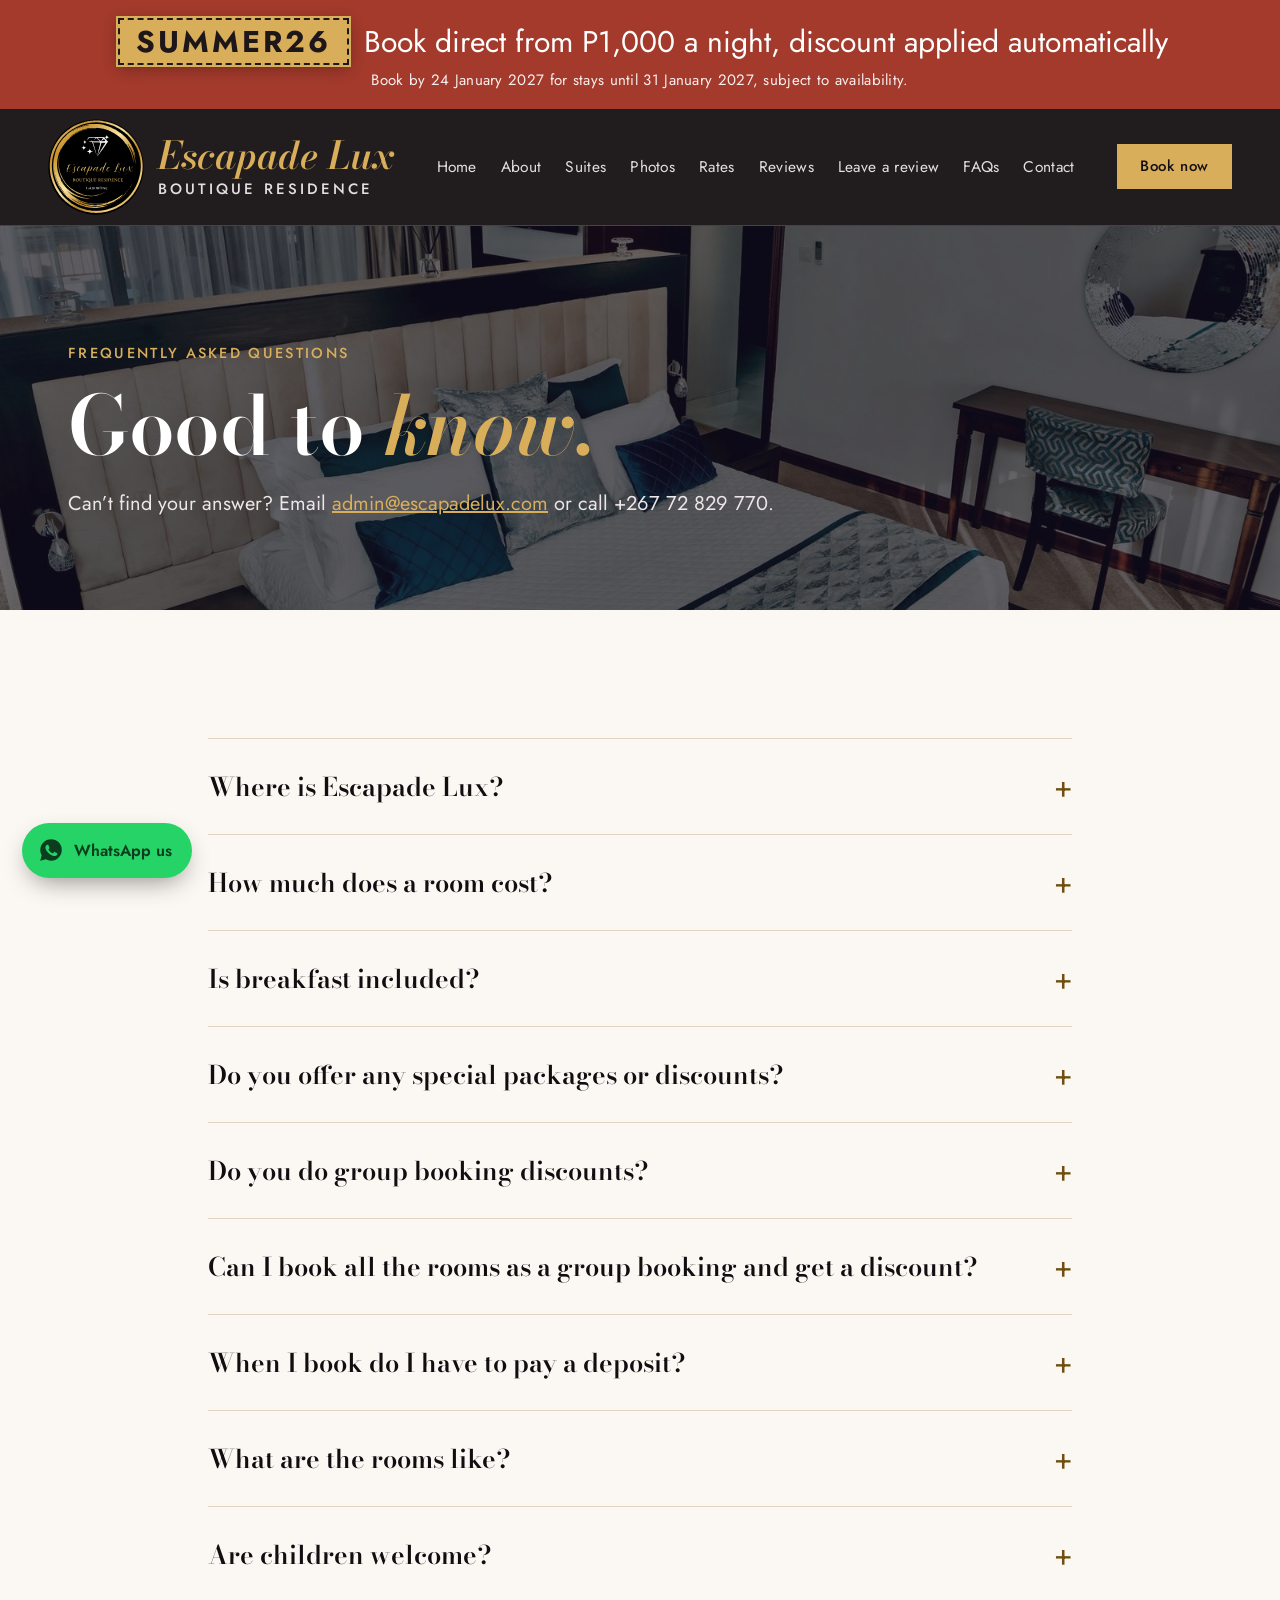
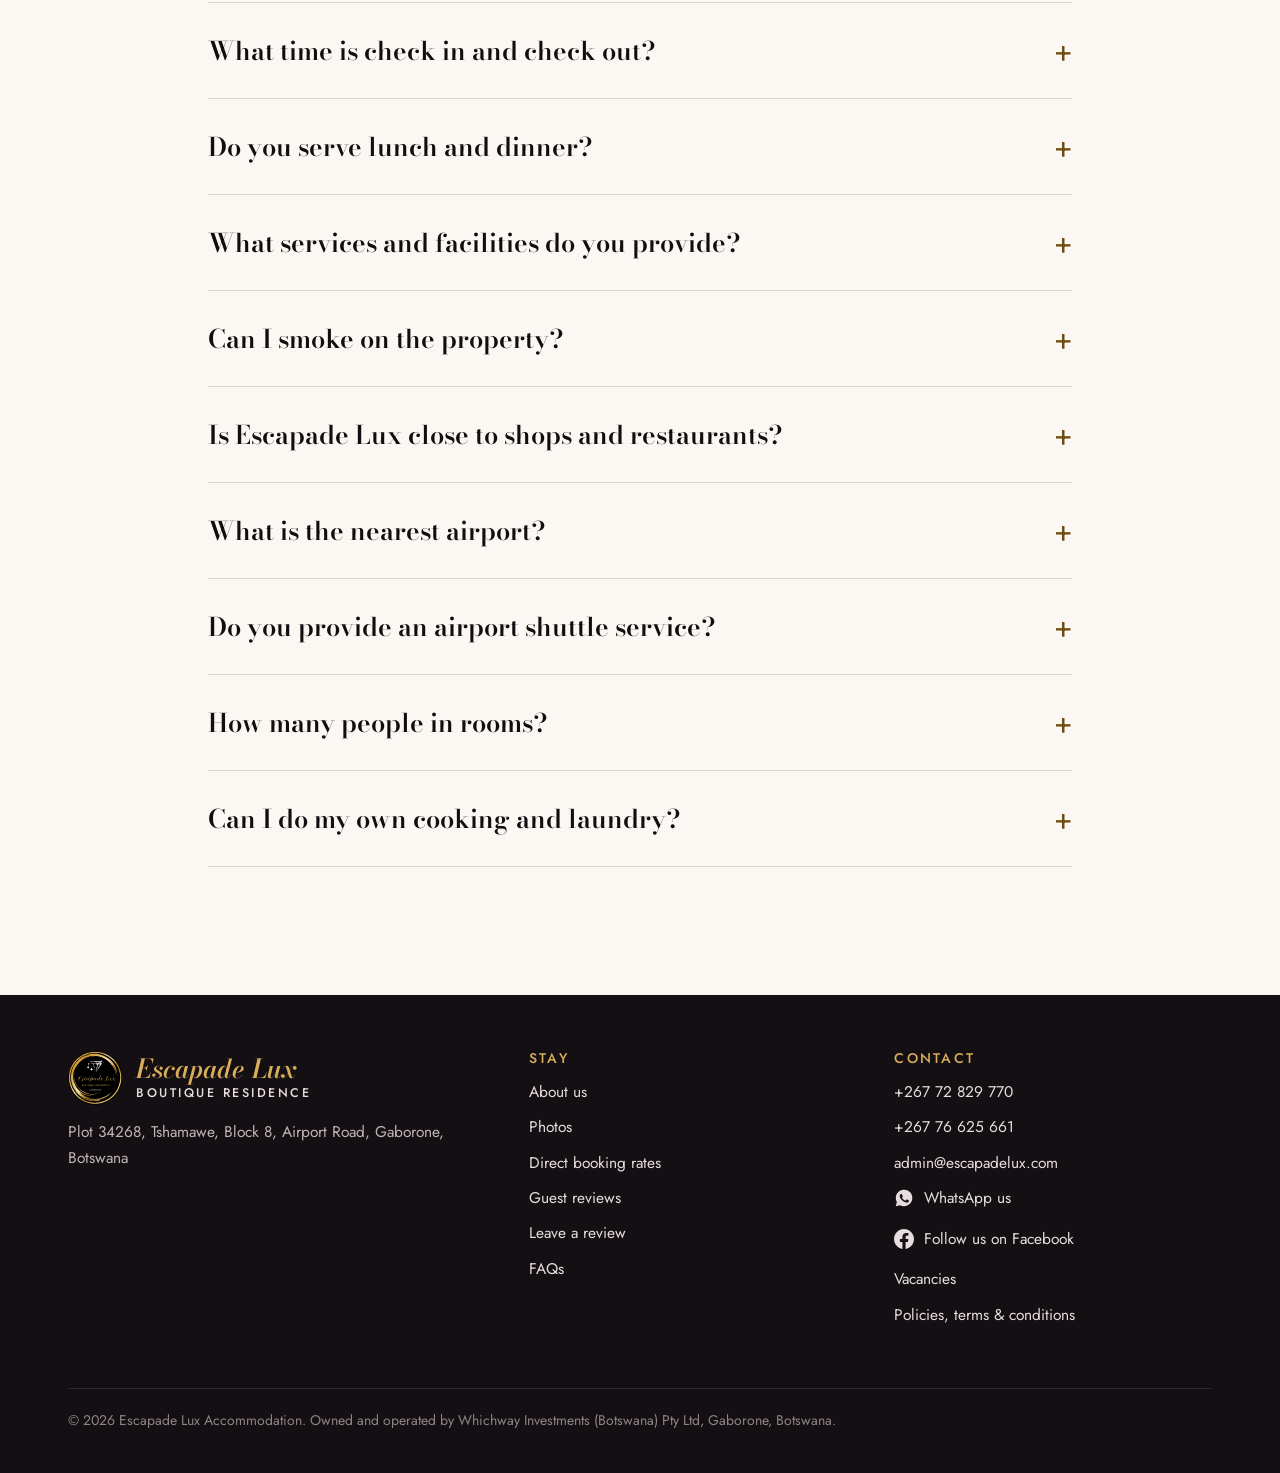
<file: faq.html>
<!doctype html>
<html lang="en">
<head>
<meta charset="utf-8">
<meta name="viewport" content="width=device-width, initial-scale=1, viewport-fit=cover">
<title>FAQs | Escapade Lux Boutique Residence</title>
<meta name="description" content="Answers to common questions about staying at Escapade Lux, Gaborone.">
<meta name="theme-color" content="#140F12">
<link rel="icon" href="favicon.png">
<meta property="og:title" content="FAQs | Escapade Lux Boutique Residence">
<meta property="og:description" content="Answers to common questions about staying at Escapade Lux, Gaborone.">
<meta property="og:image" content="exterior.jpg">
<link rel="preload" href="bodoni.woff2" as="font" type="font/woff2" crossorigin>
<link rel="preload" href="jost.woff2" as="font" type="font/woff2" crossorigin>
<link rel="stylesheet" href="site.css">
</head>
<body id="top">
<a class="skip" href="#main">Skip to content</a>

<!-- PROMOTION STRIP: change the code when a promotion runs, or delete this whole <div> when none is on. -->
<!-- SUMMER26 PROMOTION: sells until 24 Jan 2027, stays until 31 Jan 2027. Revert banner and booking links after 24 Jan. -->
<div class="promo"><b>SUMMER26</b> Book direct from P1,000 a night, discount applied automatically<span style="display:block;font-size:max(12px,.5em);letter-spacing:.02em;margin-top:6px;opacity:.92">Book by 24 January 2027 for stays until 31 January 2027, subject to availability.</span></div>

<header>
  <div class="wrap">
    <a class="brand" href="index.html" aria-label="Escapade Lux home">
      <img src="logo.svg" alt="">
      <span>Escapade Lux<small>BOUTIQUE RESIDENCE</small></span>
    </a>
    <nav aria-label="Main"><ul>
      <li><a href="index.html">Home</a></li>
      <li><a href="about.html">About</a></li>
      <li><a href="index.html#suites">Suites</a></li>
      <li><a href="photos.html">Photos</a></li>
      <li><a href="rates.html">Rates</a></li>
      <li><a href="reviews.html">Reviews</a></li>
      <li><a href="leave-review.html">Leave a review</a></li>
      <li><a href="faq.html">FAQs</a></li>
      <li><a href="index.html#contact">Contact</a></li>
    </ul></nav>
    <a class="btn btn-gold" href="https://book-directonline.com/properties/escapadeluxaccommodation?promotion_code=SUMMER26" target="_blank" rel="noopener">Book now</a>
    <button class="menu-btn" type="button" aria-label="Open menu" aria-expanded="false" aria-controls="mnav"><span></span><span></span><span></span></button>
  </div>
  <nav class="mnav" id="mnav" aria-label="Mobile" hidden><ul>
    <li><a href="index.html">Home</a></li>
    <li><a href="about.html">About</a></li>
    <li><a href="index.html#suites">Suites</a></li>
    <li><a href="photos.html">Photos</a></li>
    <li><a href="rates.html">Rates</a></li>
    <li><a href="reviews.html">Reviews</a></li>
    <li><a href="leave-review.html">Leave a review</a></li>
    <li><a href="faq.html">FAQs</a></li>
    <li><a href="index.html#contact">Contact</a></li>
    <li><a href="vacancies.html">Vacancies</a></li>
    <li><a href="policies.html">Policies &amp; terms</a></li>
  </ul></nav>
</header>

<main id="main">
<section class="page-hero">
  <img src="suite.jpg" alt="">
  <div class="wrap">
    <span class="eyebrow">FREQUENTLY ASKED QUESTIONS</span>
    <h1>Good to <em>know.</em></h1>
    <p>Can’t find your answer? Email <a href="mailto:admin@escapadelux.com" style="color:var(--gold)">admin@escapadelux.com</a> or call +267 72 829 770.</p>
  </div>
</section>

<section class="sec">
  <div class="wrap faq" style="max-width:960px">
<details><summary>Where is Escapade Lux?</summary><div class="ans"><p>Our luxury Residence is located in 34268 Tshamawe, Block 8 just off Airport Rd, Block 8, Gaborone.</p></div></details>
<details><summary>How much does a room cost?</summary><div class="ans"><p>Our suite rate depends on multiple factors including suite choice, number of people and availability and promotions and discounts being offered at the time of booking. Generally, our base rates range from P1,350 pn to P2,500 pn however we regularly run promotions and discounts for bookings made directly with us or on our website. Our current SUMMER26 promotion starts from P1,000 per night (book by 24 January 2027 for stays until 31 January 2027, subject to availability); see our <a href="rates.html">rates page</a>.</p></div></details>
<details><summary>Is breakfast included?</summary><div class="ans"><p>Yes. Coffee, tea, juices, breads, pastries and full English breakfast are all available.</p><p>Breakfast serving is between 7am and 9:30am unless with prior arrangement.</p></div></details>
<details><summary>Do you offer any special packages or discounts?</summary><div class="ans"><p>Yes, we offer seasonal packages and discounts for extended stays. Please check our website or contact us for more information.</p></div></details>
<details><summary>Do you do group booking discounts?</summary><div class="ans"><p>We welcome groups and may offer discounts subject to the type of booking and any promotions at the time</p></div></details>
<details><summary>Can I book all the rooms as a group booking and get a discount?</summary><div class="ans"><p>Yes, an all-suite group booking can be arranged. Group rate depends on number of nights stay, availability, season, promotions and discounts being offered at the time of booking</p></div></details>
<details><summary>When I book do I have to pay a deposit?</summary><div class="ans"><p>All bookings require credit card details for assurance purposes. A 20% deposit of full cost is taken at the time of booking and credited when final payment is made. The deposit is forfeited if the booking is cancelled within 4 days prior to 2pm on the date of arrival.</p><p><b>We strongly advise all guests to read the <a href="policies.html">terms and conditions and cancellation policy</a> before confirming a booking.</b></p></div></details>
<details><summary>What are the rooms like?</summary><div class="ans"><p>Suites vary in size and amenities. We have one deluxe ¾ twin room, one deluxe queen suite, two executive suites and a Presidential Suite with a larger ensuite bathroom and a lounge area with balcony.</p><ul><li>All bedrooms are ensuite</li><li>All suites have a Smart TV with 54 DSTV Essentials channel package</li><li>Reliable Hi-speed Starlink WiFi network through the guesthouse</li><li>Mini fridges in all suites including bottled water</li><li>Coffee, tea and condiments in every room</li><li>Luxurious toiletries, towelling, robes and slippers in all rooms</li><li>Daily servicing</li></ul><p>We will go out of our way to provide other services on request. (add on services may come at additional cost)</p></div></details>
<details><summary>Are children welcome?</summary><div class="ans"><p>Of course! Infants (&lt; 4 years old) stay free. All infants and children under 16 years old must stay in the same suite with at least one parent. We have a porta bed available for a child staying with a couple (additional cost)</p></div></details>
<details><summary>What time is check in and check out?</summary><div class="ans"><p>Check in is 3pm. Check out is 11am</p></div></details>
<details><summary>Do you serve lunch and dinner?</summary><div class="ans"><p>No. However we can provide guests with information of closest restaurants and take away delivery. We can also prepare group dinners and lunches on request. (additional cost)</p></div></details>
<details><summary>What services and facilities do you provide?</summary><div class="ans"><p>The property facilities include 6 ensuite bedrooms and spacious living areas including a dining area, lounge area, media room, swimming pool, BBQ area. Our kitchen provides a choice of daily full breakfast or continental breakfast.</p><p>The property has on property vehicle parking and 24 hr security surveillance.</p><p>Starlink hi-speed internet is provided throughout and DSTV Essential is available in all suites, the lounge area and the media room.</p></div></details>
<details><summary>Can I smoke on the property?</summary><div class="ans"><p>We are required to follow Botswana Department Of Tourism regulations which prohibits smoking and vaping on the property.</p></div></details>
<details><summary>Is Escapade Lux close to shops and restaurants?</summary><div class="ans"><p>Yes, Airport Junction Shopping Mall and restaurants are a short walk or drive (5 mins).</p><p>Gaborone CBD is a short drive (15 mins).</p></div></details>
<details><summary>What is the nearest airport?</summary><div class="ans"><p>The nearest airport is Sir Seretse Khama International Airport, which is approximately 7km from Escapade Lux.</p></div></details>
<details><summary>Do you provide an airport shuttle service?</summary><div class="ans"><p>Not currently. However, we can arrange a shuttle or taxi for you on request.</p></div></details>
<details><summary>How many people in rooms?</summary><div class="ans"><p>Two adults max. per suite and up to three people in some suites provided at least one person is an adult</p></div></details>
<details><summary>Can I do my own cooking and laundry?</summary><div class="ans"><p>Unfortunately, Hospitality and Tourism and the Health and Safety regulations prohibit that. However, if you wish, we can arrange a chef to prepare lunch or dinner for your period of stay (group bookings only, additional cost).</p></div></details>
  </div>
</section>

</main>

<footer>
  <div class="wrap">
    <div class="foot-cols">
      <div>
        <a class="brand" href="index.html" aria-label="Escapade Lux home"><img src="logo.svg" alt="" style="width:54px;height:54px"><span>Escapade Lux<small>BOUTIQUE RESIDENCE</small></span></a>
        <p>Plot 34268, Tshamawe, Block 8, Airport Road, Gaborone, Botswana</p>
      </div>
      <div>
        <h4>STAY</h4>
        <ul>
          <li><a href="about.html">About us</a></li>
          <li><a href="photos.html">Photos</a></li>
          <li><a href="rates.html">Direct booking rates</a></li>
          <li><a href="reviews.html">Guest reviews</a></li>
          <li><a href="leave-review.html">Leave a review</a></li>
          <li><a href="faq.html">FAQs</a></li>
        </ul>
      </div>
      <div>
        <h4>CONTACT</h4>
        <ul>
          <li><a href="tel:+26772829770">+267 72 829 770</a></li>
          <li><a href="tel:+26776625661">+267 76 625 661</a></li>
          <li><a href="mailto:admin@escapadelux.com">admin@escapadelux.com</a></li>
          <li><a class="soc" href="https://wa.me/26776625661?text=Hello%20Escapade%20Lux%2C%20I%27d%20like%20to%20enquire%20about%20a%20booking." target="_blank" rel="noopener"><svg viewBox="0 0 24 24" fill="currentColor" aria-hidden="true"><path d="M12.04 2C6.58 2 2.13 6.45 2.13 11.91c0 1.75.46 3.45 1.32 4.95L2.05 22l5.25-1.38a9.9 9.9 0 0 0 4.74 1.21h.01c5.46 0 9.91-4.45 9.91-9.91A9.86 9.86 0 0 0 12.04 2zm5.8 14.13c-.24.68-1.42 1.3-1.95 1.34-.5.05-.97.23-3.27-.68-2.77-1.09-4.52-3.92-4.66-4.1-.13-.18-1.11-1.48-1.11-2.82 0-1.34.7-2 .95-2.27.25-.27.54-.34.72-.34h.52c.17 0 .39-.06.61.47.24.56.78 1.93.85 2.07.07.14.11.3.02.48-.09.18-.14.3-.27.46-.14.16-.29.36-.41.48-.14.14-.28.29-.12.56.16.27.71 1.17 1.52 1.9 1.05.93 1.93 1.22 2.2 1.36.27.14.43.11.59-.07.16-.18.68-.79.86-1.06.18-.27.36-.23.61-.14.25.09 1.59.75 1.86.89.27.14.45.2.52.32.07.11.07.66-.17 1.33z"/></svg>WhatsApp us</a></li>
          <li><a class="soc" href="https://www.facebook.com/share/19MFHfV8Jy/?mibextid=wwXIfr" target="_blank" rel="noopener"><svg viewBox="0 0 24 24" fill="currentColor" aria-hidden="true"><path d="M24 12.07C24 5.4 18.63 0 12 0S0 5.4 0 12.07C0 18.1 4.39 23.1 10.13 24v-8.44H7.08v-3.49h3.05V9.41c0-3.02 1.79-4.69 4.53-4.69 1.31 0 2.68.24 2.68.24v2.97h-1.51c-1.49 0-1.96.93-1.96 1.88v2.26h3.33l-.53 3.49h-2.8V24C19.61 23.1 24 18.1 24 12.07z"/></svg>Follow us on Facebook</a></li>
          <li><a href="vacancies.html">Vacancies</a></li>
          <li><a href="policies.html">Policies, terms &amp; conditions</a></li>
        </ul>
      </div>
    </div>
    <p class="legal">© <span id="yr">2026</span> Escapade Lux Accommodation. Owned and operated by Whichway Investments (Botswana) Pty Ltd, Gaborone, Botswana.</p>
  </div>
</footer>

<a class="wa-float" href="https://wa.me/26776625661?text=Hello%20Escapade%20Lux%2C%20I%27d%20like%20to%20enquire%20about%20a%20booking." target="_blank" rel="noopener" aria-label="Chat with us on WhatsApp"><svg viewBox="0 0 24 24" fill="currentColor" aria-hidden="true"><path d="M12.04 2C6.58 2 2.13 6.45 2.13 11.91c0 1.75.46 3.45 1.32 4.95L2.05 22l5.25-1.38a9.9 9.9 0 0 0 4.74 1.21h.01c5.46 0 9.91-4.45 9.91-9.91A9.86 9.86 0 0 0 12.04 2zm5.8 14.13c-.24.68-1.42 1.3-1.95 1.34-.5.05-.97.23-3.27-.68-2.77-1.09-4.52-3.92-4.66-4.1-.13-.18-1.11-1.48-1.11-2.82 0-1.34.7-2 .95-2.27.25-.27.54-.34.72-.34h.52c.17 0 .39-.06.61.47.24.56.78 1.93.85 2.07.07.14.11.3.02.48-.09.18-.14.3-.27.46-.14.16-.29.36-.41.48-.14.14-.28.29-.12.56.16.27.71 1.17 1.52 1.9 1.05.93 1.93 1.22 2.2 1.36.27.14.43.11.59-.07.16-.18.68-.79.86-1.06.18-.27.36-.23.61-.14.25.09 1.59.75 1.86.89.27.14.45.2.52.32.07.11.07.66-.17 1.33z"/></svg><span>WhatsApp us</span></a>

<div class="callbar">
  <a class="btn btn-gold" href="https://book-directonline.com/properties/escapadeluxaccommodation?promotion_code=SUMMER26" target="_blank" rel="noopener">Book now</a>
  <a class="btn btn-wa" href="https://wa.me/26776625661?text=Hello%20Escapade%20Lux%2C%20I%27d%20like%20to%20enquire%20about%20a%20booking." target="_blank" rel="noopener"><svg viewBox="0 0 24 24" fill="currentColor" aria-hidden="true"><path d="M12.04 2C6.58 2 2.13 6.45 2.13 11.91c0 1.75.46 3.45 1.32 4.95L2.05 22l5.25-1.38a9.9 9.9 0 0 0 4.74 1.21h.01c5.46 0 9.91-4.45 9.91-9.91A9.86 9.86 0 0 0 12.04 2zm5.8 14.13c-.24.68-1.42 1.3-1.95 1.34-.5.05-.97.23-3.27-.68-2.77-1.09-4.52-3.92-4.66-4.1-.13-.18-1.11-1.48-1.11-2.82 0-1.34.7-2 .95-2.27.25-.27.54-.34.72-.34h.52c.17 0 .39-.06.61.47.24.56.78 1.93.85 2.07.07.14.11.3.02.48-.09.18-.14.3-.27.46-.14.16-.29.36-.41.48-.14.14-.28.29-.12.56.16.27.71 1.17 1.52 1.9 1.05.93 1.93 1.22 2.2 1.36.27.14.43.11.59-.07.16-.18.68-.79.86-1.06.18-.27.36-.23.61-.14.25.09 1.59.75 1.86.89.27.14.45.2.52.32.07.11.07.66-.17 1.33z"/></svg>WhatsApp</a>
  <a class="btn btn-line" href="tel:+26772829770">Call</a>
</div>

<script>
  // Home / logo on the home page: smooth scroll to the very top
  document.querySelectorAll('a[href="index.html"]').forEach(a=>a.addEventListener('click',e=>{
    if(/(^|\/)(index\.html)?$/.test(location.pathname)){e.preventDefault();window.scrollTo({top:0,behavior:'smooth'});history.replaceState(null,'',location.pathname)}
  }));
  document.getElementById('yr').textContent=new Date().getFullYear();
  (function(){const b=document.querySelector('.menu-btn'),m=document.getElementById('mnav');if(!b)return;
    b.addEventListener('click',()=>{const o=m.hidden;m.hidden=!o;b.setAttribute('aria-expanded',o);b.classList.toggle('open',o)});
    m.querySelectorAll('a').forEach(a=>a.addEventListener('click',()=>{m.hidden=true;b.classList.remove('open');b.setAttribute('aria-expanded','false')}));})();
</script>
</body>
</html>
</file>
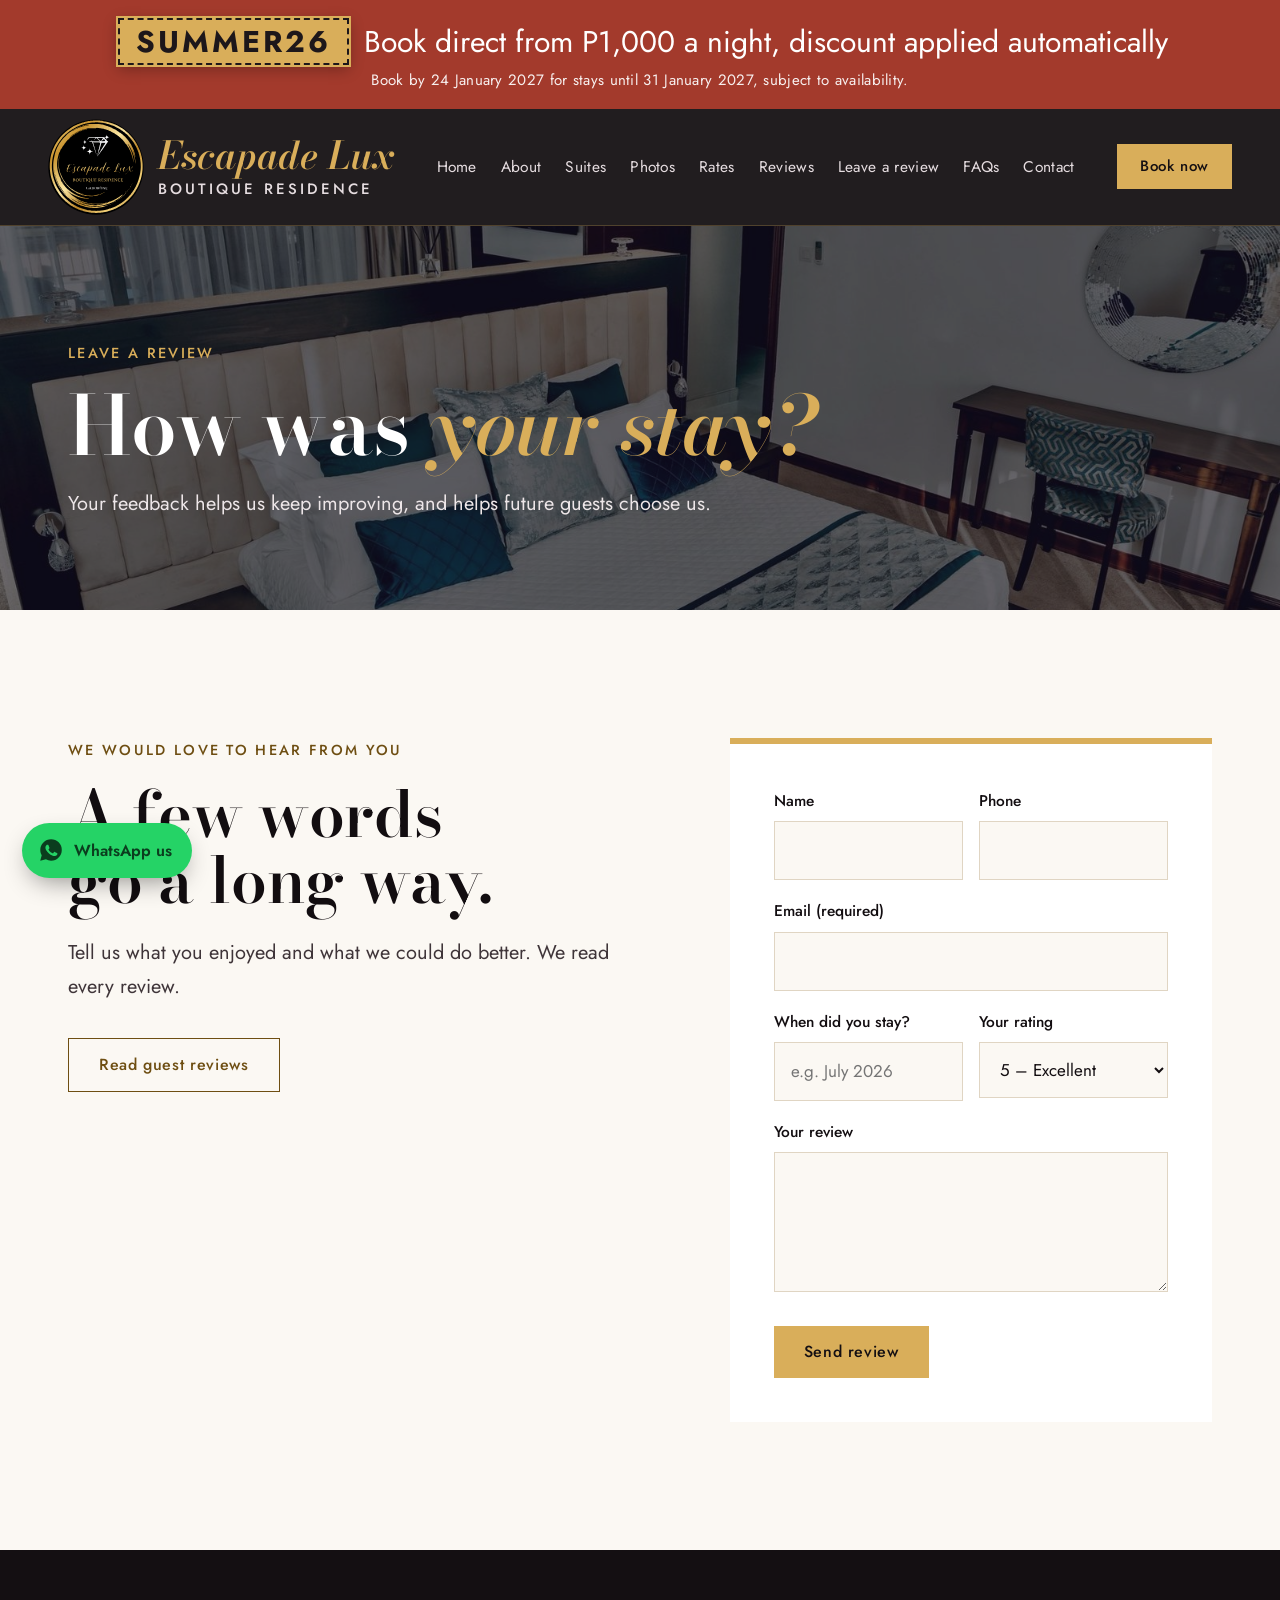
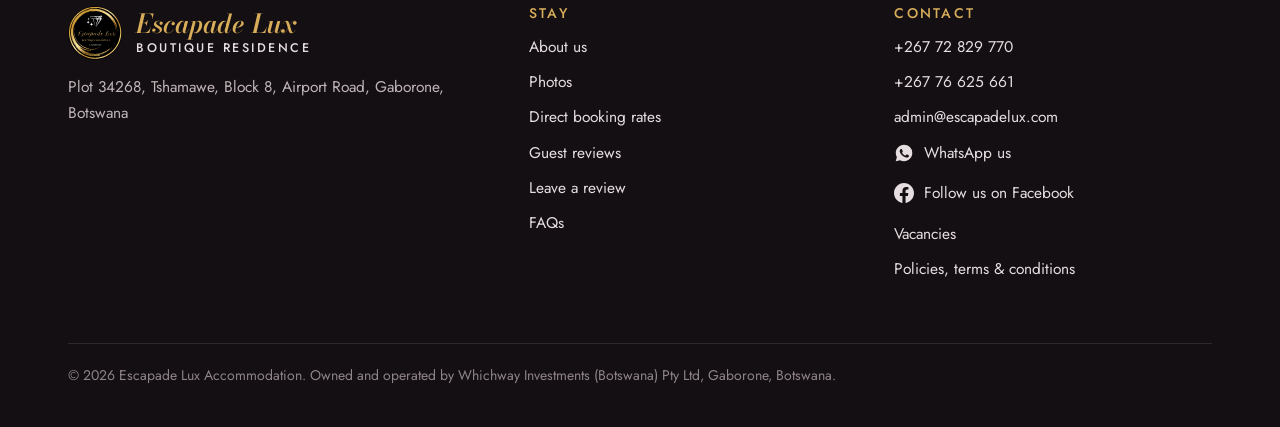
<file: leave-review.html>
<!doctype html>
<html lang="en">
<head>
<meta charset="utf-8">
<meta name="viewport" content="width=device-width, initial-scale=1, viewport-fit=cover">
<title>Leave a review | Escapade Lux Boutique Residence</title>
<meta name="description" content="Tell us about your stay at Escapade Lux, Gaborone.">
<meta name="theme-color" content="#140F12">
<link rel="icon" href="favicon.png">
<meta property="og:title" content="Leave a review | Escapade Lux Boutique Residence">
<meta property="og:description" content="Tell us about your stay at Escapade Lux, Gaborone.">
<meta property="og:image" content="exterior.jpg">
<link rel="preload" href="bodoni.woff2" as="font" type="font/woff2" crossorigin>
<link rel="preload" href="jost.woff2" as="font" type="font/woff2" crossorigin>
<link rel="stylesheet" href="site.css">
</head>
<body id="top">
<a class="skip" href="#main">Skip to content</a>

<!-- PROMOTION STRIP: change the code when a promotion runs, or delete this whole <div> when none is on. -->
<!-- SUMMER26 PROMOTION: sells until 24 Jan 2027, stays until 31 Jan 2027. Revert banner and booking links after 24 Jan. -->
<div class="promo"><b>SUMMER26</b> Book direct from P1,000 a night, discount applied automatically<span style="display:block;font-size:max(12px,.5em);letter-spacing:.02em;margin-top:6px;opacity:.92">Book by 24 January 2027 for stays until 31 January 2027, subject to availability.</span></div>

<header>
  <div class="wrap">
    <a class="brand" href="index.html" aria-label="Escapade Lux home">
      <img src="logo.svg" alt="">
      <span>Escapade Lux<small>BOUTIQUE RESIDENCE</small></span>
    </a>
    <nav aria-label="Main"><ul>
      <li><a href="index.html">Home</a></li>
      <li><a href="about.html">About</a></li>
      <li><a href="index.html#suites">Suites</a></li>
      <li><a href="photos.html">Photos</a></li>
      <li><a href="rates.html">Rates</a></li>
      <li><a href="reviews.html">Reviews</a></li>
      <li><a href="leave-review.html">Leave a review</a></li>
      <li><a href="faq.html">FAQs</a></li>
      <li><a href="index.html#contact">Contact</a></li>
    </ul></nav>
    <a class="btn btn-gold" href="https://book-directonline.com/properties/escapadeluxaccommodation?promotion_code=SUMMER26" target="_blank" rel="noopener">Book now</a>
    <button class="menu-btn" type="button" aria-label="Open menu" aria-expanded="false" aria-controls="mnav"><span></span><span></span><span></span></button>
  </div>
  <nav class="mnav" id="mnav" aria-label="Mobile" hidden><ul>
    <li><a href="index.html">Home</a></li>
    <li><a href="about.html">About</a></li>
    <li><a href="index.html#suites">Suites</a></li>
    <li><a href="photos.html">Photos</a></li>
    <li><a href="rates.html">Rates</a></li>
    <li><a href="reviews.html">Reviews</a></li>
    <li><a href="leave-review.html">Leave a review</a></li>
    <li><a href="faq.html">FAQs</a></li>
    <li><a href="index.html#contact">Contact</a></li>
    <li><a href="vacancies.html">Vacancies</a></li>
    <li><a href="policies.html">Policies &amp; terms</a></li>
  </ul></nav>
</header>

<main id="main">
<section class="page-hero">
  <img src="suite.jpg" alt="">
  <div class="wrap">
    <span class="eyebrow">LEAVE A REVIEW</span>
    <h1>How was <em>your stay?</em></h1>
    <p>Your feedback helps us keep improving, and helps future guests choose us.</p>
  </div>
</section>

<section class="sec">
  <div class="wrap two">
    <div>
      <span class="eyebrow">WE WOULD LOVE TO HEAR FROM YOU</span>
      <h2>A few words go a long way.</h2>
      <p class="lead">Tell us what you enjoyed and what we could do better. We read every review.</p>
      <div class="hero-actions"><a class="btn btn-line dark-line" href="reviews.html">Read guest reviews</a></div>
    </div>
    <!-- Netlify Forms: submissions appear under Site > Forms. Add an email notification to admin@escapadelux.com. -->
    <form class="form" name="review" method="POST" action="thanks.html" data-netlify="true" netlify-honeypot="company">
      <input type="hidden" name="form-name" value="review">
      <p class="hp"><label>Leave blank <input name="company" tabindex="-1" autocomplete="off"></label></p>
      <div class="field-row">
        <div class="field"><label for="rn">Name</label><input id="rn" name="name" autocomplete="name"></div>
        <div class="field"><label for="rp">Phone</label><input id="rp" name="phone" type="tel" autocomplete="tel"></div>
      </div>
      <div class="field"><label for="re">Email (required)</label><input id="re" name="email" type="email" autocomplete="email" required></div>
      <div class="field-row">
        <div class="field"><label for="rd">When did you stay?</label><input id="rd" name="stay" placeholder="e.g. July 2026"></div>
        <div class="field"><label for="rr">Your rating</label><select id="rr" name="rating"><option>5 – Excellent</option><option>4 – Very good</option><option>3 – Good</option><option>2 – Fair</option><option>1 – Poor</option></select></div>
      </div>
      <div class="field"><label for="rm">Your review</label><textarea id="rm" name="review" required></textarea></div>
      <button class="btn btn-gold" type="submit">Send review</button>
    </form>
  </div>
</section>

</main>

<footer>
  <div class="wrap">
    <div class="foot-cols">
      <div>
        <a class="brand" href="index.html" aria-label="Escapade Lux home"><img src="logo.svg" alt="" style="width:54px;height:54px"><span>Escapade Lux<small>BOUTIQUE RESIDENCE</small></span></a>
        <p>Plot 34268, Tshamawe, Block 8, Airport Road, Gaborone, Botswana</p>
      </div>
      <div>
        <h4>STAY</h4>
        <ul>
          <li><a href="about.html">About us</a></li>
          <li><a href="photos.html">Photos</a></li>
          <li><a href="rates.html">Direct booking rates</a></li>
          <li><a href="reviews.html">Guest reviews</a></li>
          <li><a href="leave-review.html">Leave a review</a></li>
          <li><a href="faq.html">FAQs</a></li>
        </ul>
      </div>
      <div>
        <h4>CONTACT</h4>
        <ul>
          <li><a href="tel:+26772829770">+267 72 829 770</a></li>
          <li><a href="tel:+26776625661">+267 76 625 661</a></li>
          <li><a href="mailto:admin@escapadelux.com">admin@escapadelux.com</a></li>
          <li><a class="soc" href="https://wa.me/26776625661?text=Hello%20Escapade%20Lux%2C%20I%27d%20like%20to%20enquire%20about%20a%20booking." target="_blank" rel="noopener"><svg viewBox="0 0 24 24" fill="currentColor" aria-hidden="true"><path d="M12.04 2C6.58 2 2.13 6.45 2.13 11.91c0 1.75.46 3.45 1.32 4.95L2.05 22l5.25-1.38a9.9 9.9 0 0 0 4.74 1.21h.01c5.46 0 9.91-4.45 9.91-9.91A9.86 9.86 0 0 0 12.04 2zm5.8 14.13c-.24.68-1.42 1.3-1.95 1.34-.5.05-.97.23-3.27-.68-2.77-1.09-4.52-3.92-4.66-4.1-.13-.18-1.11-1.48-1.11-2.82 0-1.34.7-2 .95-2.27.25-.27.54-.34.72-.34h.52c.17 0 .39-.06.61.47.24.56.78 1.93.85 2.07.07.14.11.3.02.48-.09.18-.14.3-.27.46-.14.16-.29.36-.41.48-.14.14-.28.29-.12.56.16.27.71 1.17 1.52 1.9 1.05.93 1.93 1.22 2.2 1.36.27.14.43.11.59-.07.16-.18.68-.79.86-1.06.18-.27.36-.23.61-.14.25.09 1.59.75 1.86.89.27.14.45.2.52.32.07.11.07.66-.17 1.33z"/></svg>WhatsApp us</a></li>
          <li><a class="soc" href="https://www.facebook.com/share/19MFHfV8Jy/?mibextid=wwXIfr" target="_blank" rel="noopener"><svg viewBox="0 0 24 24" fill="currentColor" aria-hidden="true"><path d="M24 12.07C24 5.4 18.63 0 12 0S0 5.4 0 12.07C0 18.1 4.39 23.1 10.13 24v-8.44H7.08v-3.49h3.05V9.41c0-3.02 1.79-4.69 4.53-4.69 1.31 0 2.68.24 2.68.24v2.97h-1.51c-1.49 0-1.96.93-1.96 1.88v2.26h3.33l-.53 3.49h-2.8V24C19.61 23.1 24 18.1 24 12.07z"/></svg>Follow us on Facebook</a></li>
          <li><a href="vacancies.html">Vacancies</a></li>
          <li><a href="policies.html">Policies, terms &amp; conditions</a></li>
        </ul>
      </div>
    </div>
    <p class="legal">© <span id="yr">2026</span> Escapade Lux Accommodation. Owned and operated by Whichway Investments (Botswana) Pty Ltd, Gaborone, Botswana.</p>
  </div>
</footer>

<a class="wa-float" href="https://wa.me/26776625661?text=Hello%20Escapade%20Lux%2C%20I%27d%20like%20to%20enquire%20about%20a%20booking." target="_blank" rel="noopener" aria-label="Chat with us on WhatsApp"><svg viewBox="0 0 24 24" fill="currentColor" aria-hidden="true"><path d="M12.04 2C6.58 2 2.13 6.45 2.13 11.91c0 1.75.46 3.45 1.32 4.95L2.05 22l5.25-1.38a9.9 9.9 0 0 0 4.74 1.21h.01c5.46 0 9.91-4.45 9.91-9.91A9.86 9.86 0 0 0 12.04 2zm5.8 14.13c-.24.68-1.42 1.3-1.95 1.34-.5.05-.97.23-3.27-.68-2.77-1.09-4.52-3.92-4.66-4.1-.13-.18-1.11-1.48-1.11-2.82 0-1.34.7-2 .95-2.27.25-.27.54-.34.72-.34h.52c.17 0 .39-.06.61.47.24.56.78 1.93.85 2.07.07.14.11.3.02.48-.09.18-.14.3-.27.46-.14.16-.29.36-.41.48-.14.14-.28.29-.12.56.16.27.71 1.17 1.52 1.9 1.05.93 1.93 1.22 2.2 1.36.27.14.43.11.59-.07.16-.18.68-.79.86-1.06.18-.27.36-.23.61-.14.25.09 1.59.75 1.86.89.27.14.45.2.52.32.07.11.07.66-.17 1.33z"/></svg><span>WhatsApp us</span></a>

<div class="callbar">
  <a class="btn btn-gold" href="https://book-directonline.com/properties/escapadeluxaccommodation?promotion_code=SUMMER26" target="_blank" rel="noopener">Book now</a>
  <a class="btn btn-wa" href="https://wa.me/26776625661?text=Hello%20Escapade%20Lux%2C%20I%27d%20like%20to%20enquire%20about%20a%20booking." target="_blank" rel="noopener"><svg viewBox="0 0 24 24" fill="currentColor" aria-hidden="true"><path d="M12.04 2C6.58 2 2.13 6.45 2.13 11.91c0 1.75.46 3.45 1.32 4.95L2.05 22l5.25-1.38a9.9 9.9 0 0 0 4.74 1.21h.01c5.46 0 9.91-4.45 9.91-9.91A9.86 9.86 0 0 0 12.04 2zm5.8 14.13c-.24.68-1.42 1.3-1.95 1.34-.5.05-.97.23-3.27-.68-2.77-1.09-4.52-3.92-4.66-4.1-.13-.18-1.11-1.48-1.11-2.82 0-1.34.7-2 .95-2.27.25-.27.54-.34.72-.34h.52c.17 0 .39-.06.61.47.24.56.78 1.93.85 2.07.07.14.11.3.02.48-.09.18-.14.3-.27.46-.14.16-.29.36-.41.48-.14.14-.28.29-.12.56.16.27.71 1.17 1.52 1.9 1.05.93 1.93 1.22 2.2 1.36.27.14.43.11.59-.07.16-.18.68-.79.86-1.06.18-.27.36-.23.61-.14.25.09 1.59.75 1.86.89.27.14.45.2.52.32.07.11.07.66-.17 1.33z"/></svg>WhatsApp</a>
  <a class="btn btn-line" href="tel:+26772829770">Call</a>
</div>

<script>
  // Home / logo on the home page: smooth scroll to the very top
  document.querySelectorAll('a[href="index.html"]').forEach(a=>a.addEventListener('click',e=>{
    if(/(^|\/)(index\.html)?$/.test(location.pathname)){e.preventDefault();window.scrollTo({top:0,behavior:'smooth'});history.replaceState(null,'',location.pathname)}
  }));
  document.getElementById('yr').textContent=new Date().getFullYear();
  (function(){const b=document.querySelector('.menu-btn'),m=document.getElementById('mnav');if(!b)return;
    b.addEventListener('click',()=>{const o=m.hidden;m.hidden=!o;b.setAttribute('aria-expanded',o);b.classList.toggle('open',o)});
    m.querySelectorAll('a').forEach(a=>a.addEventListener('click',()=>{m.hidden=true;b.classList.remove('open');b.setAttribute('aria-expanded','false')}));})();
</script>
</body>
</html>
</file>
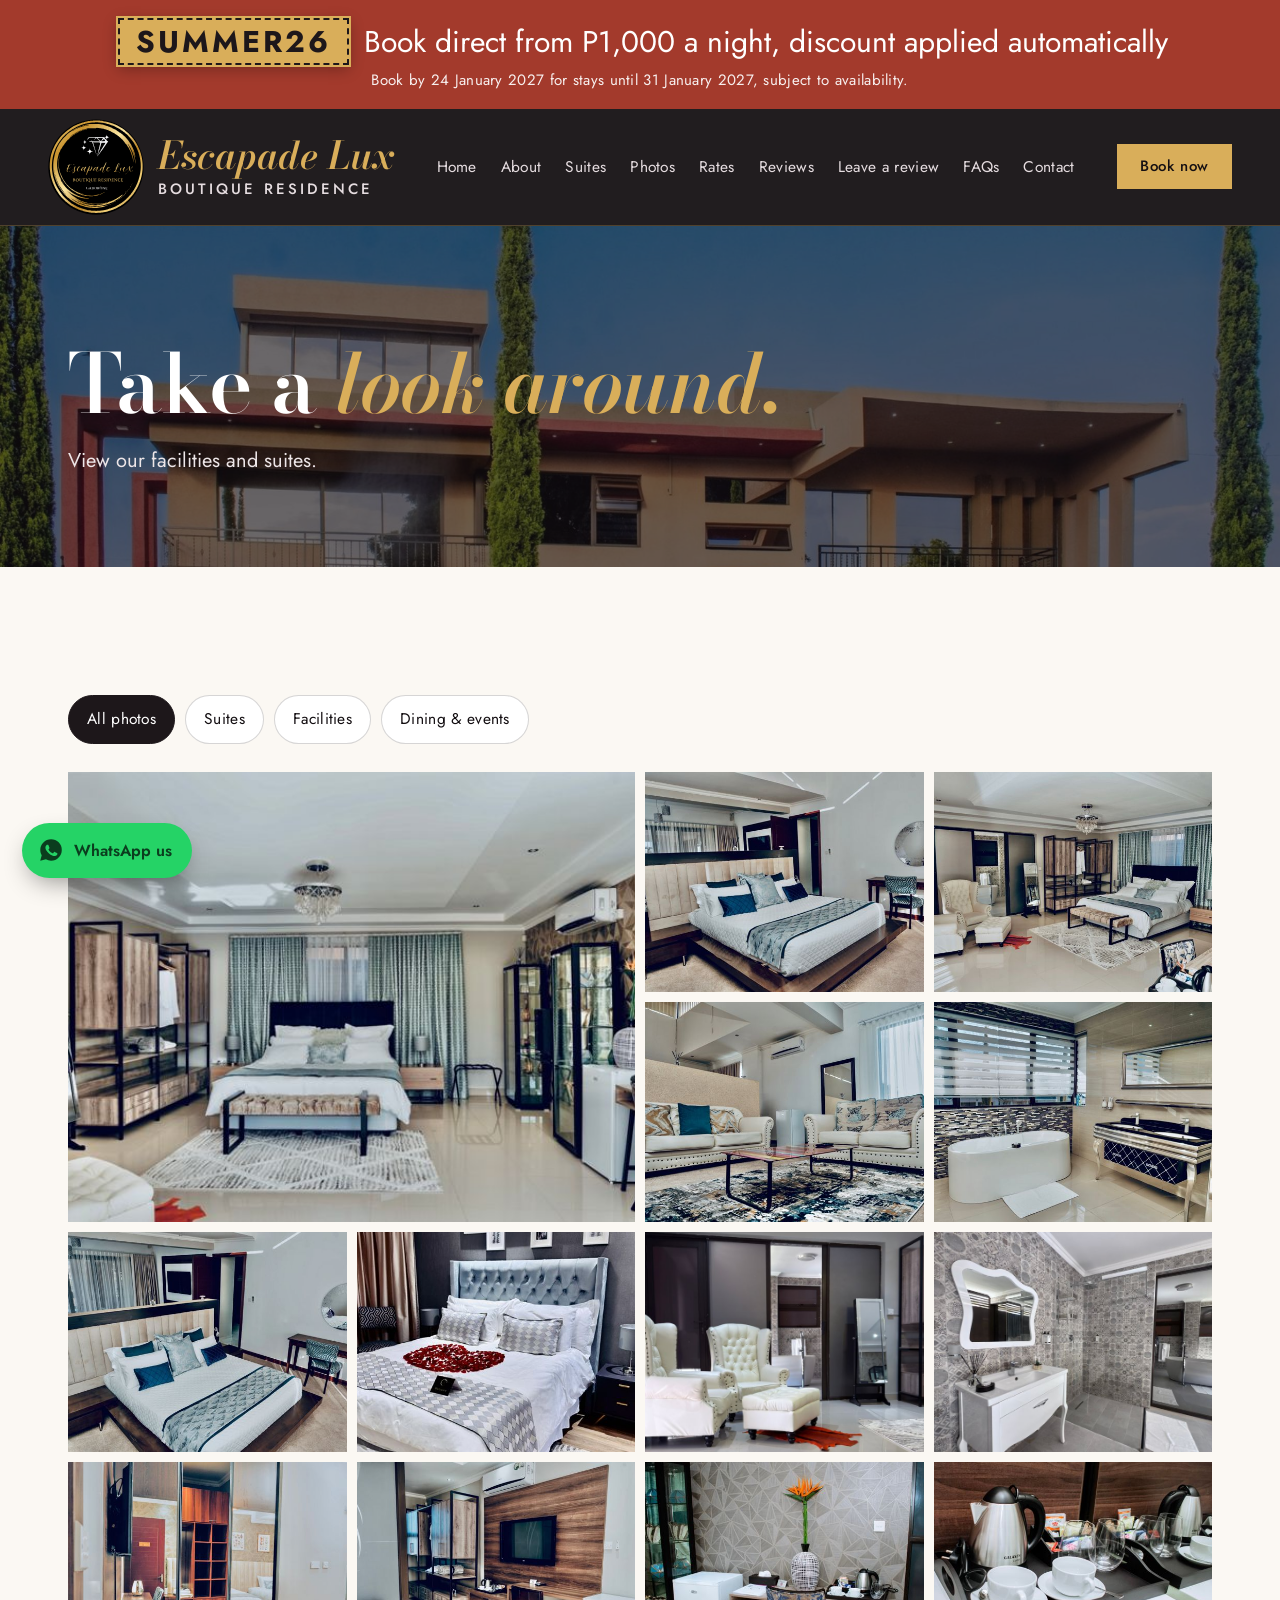
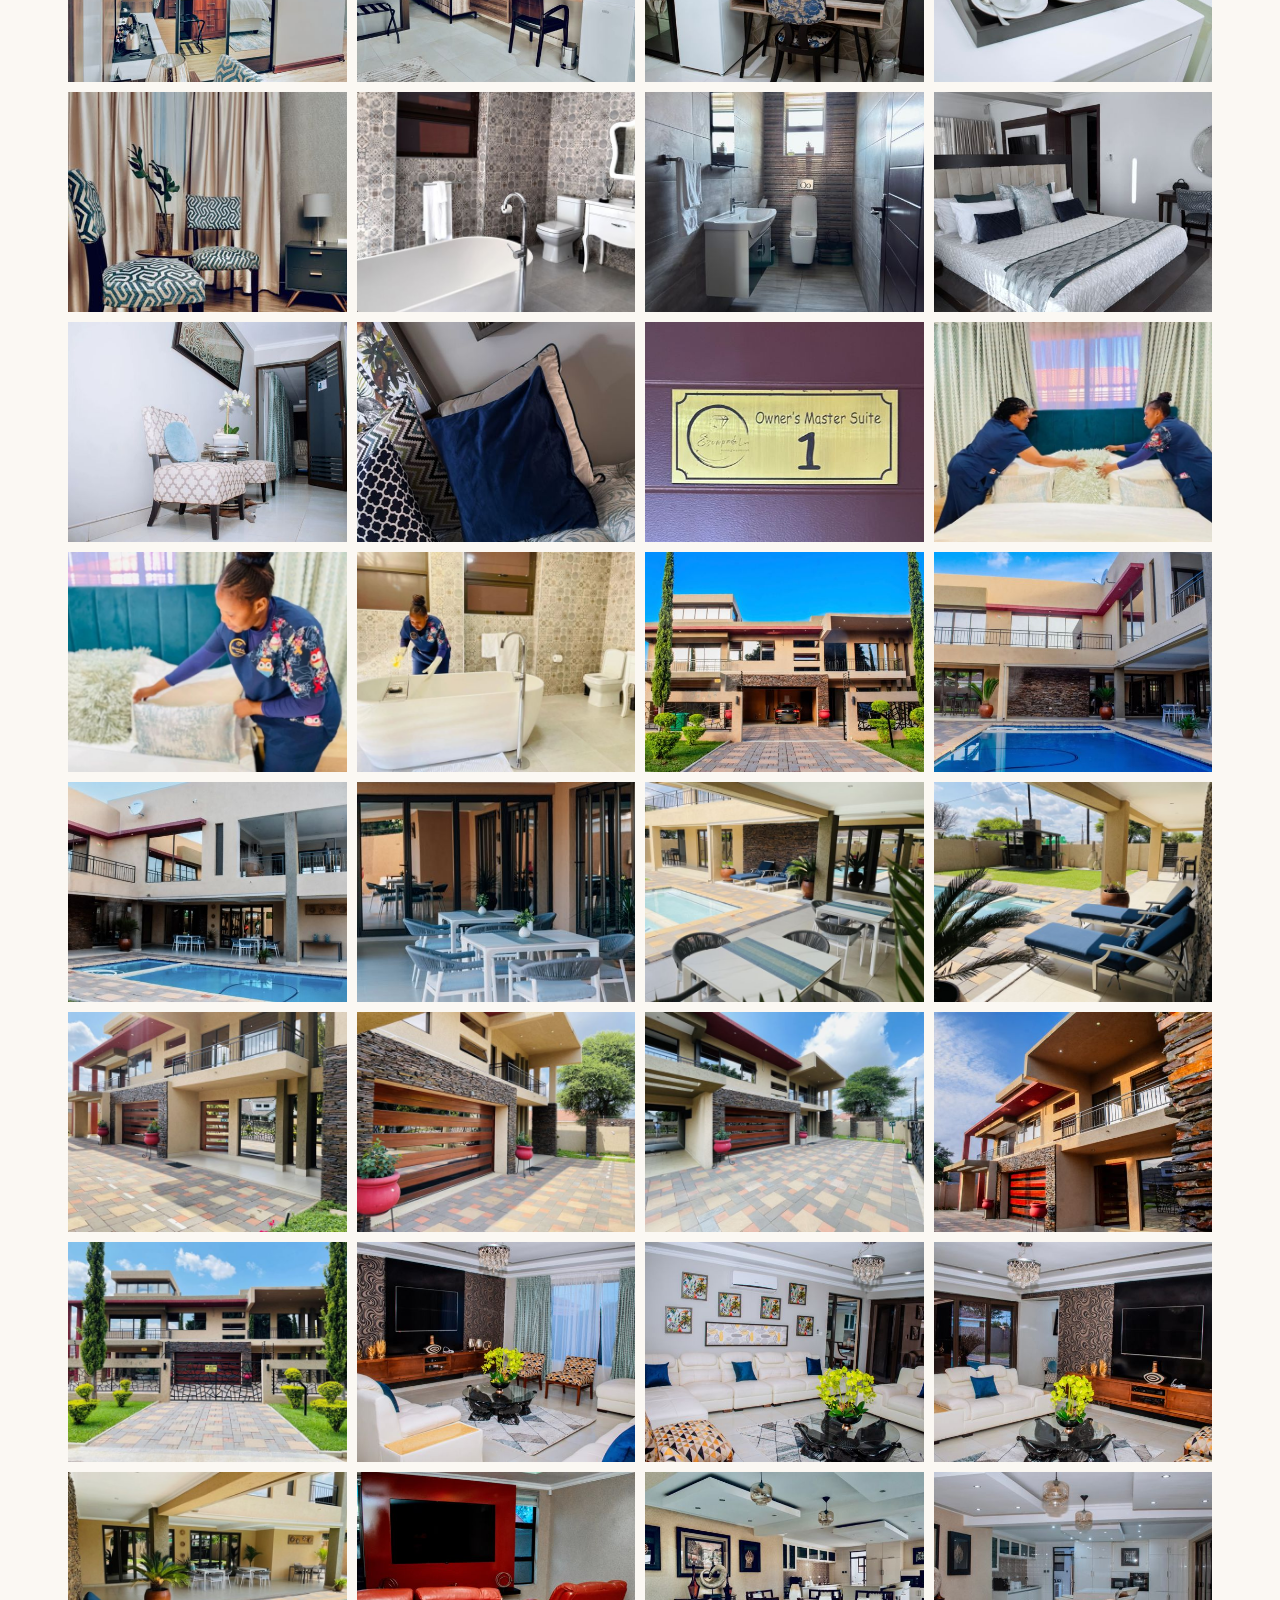
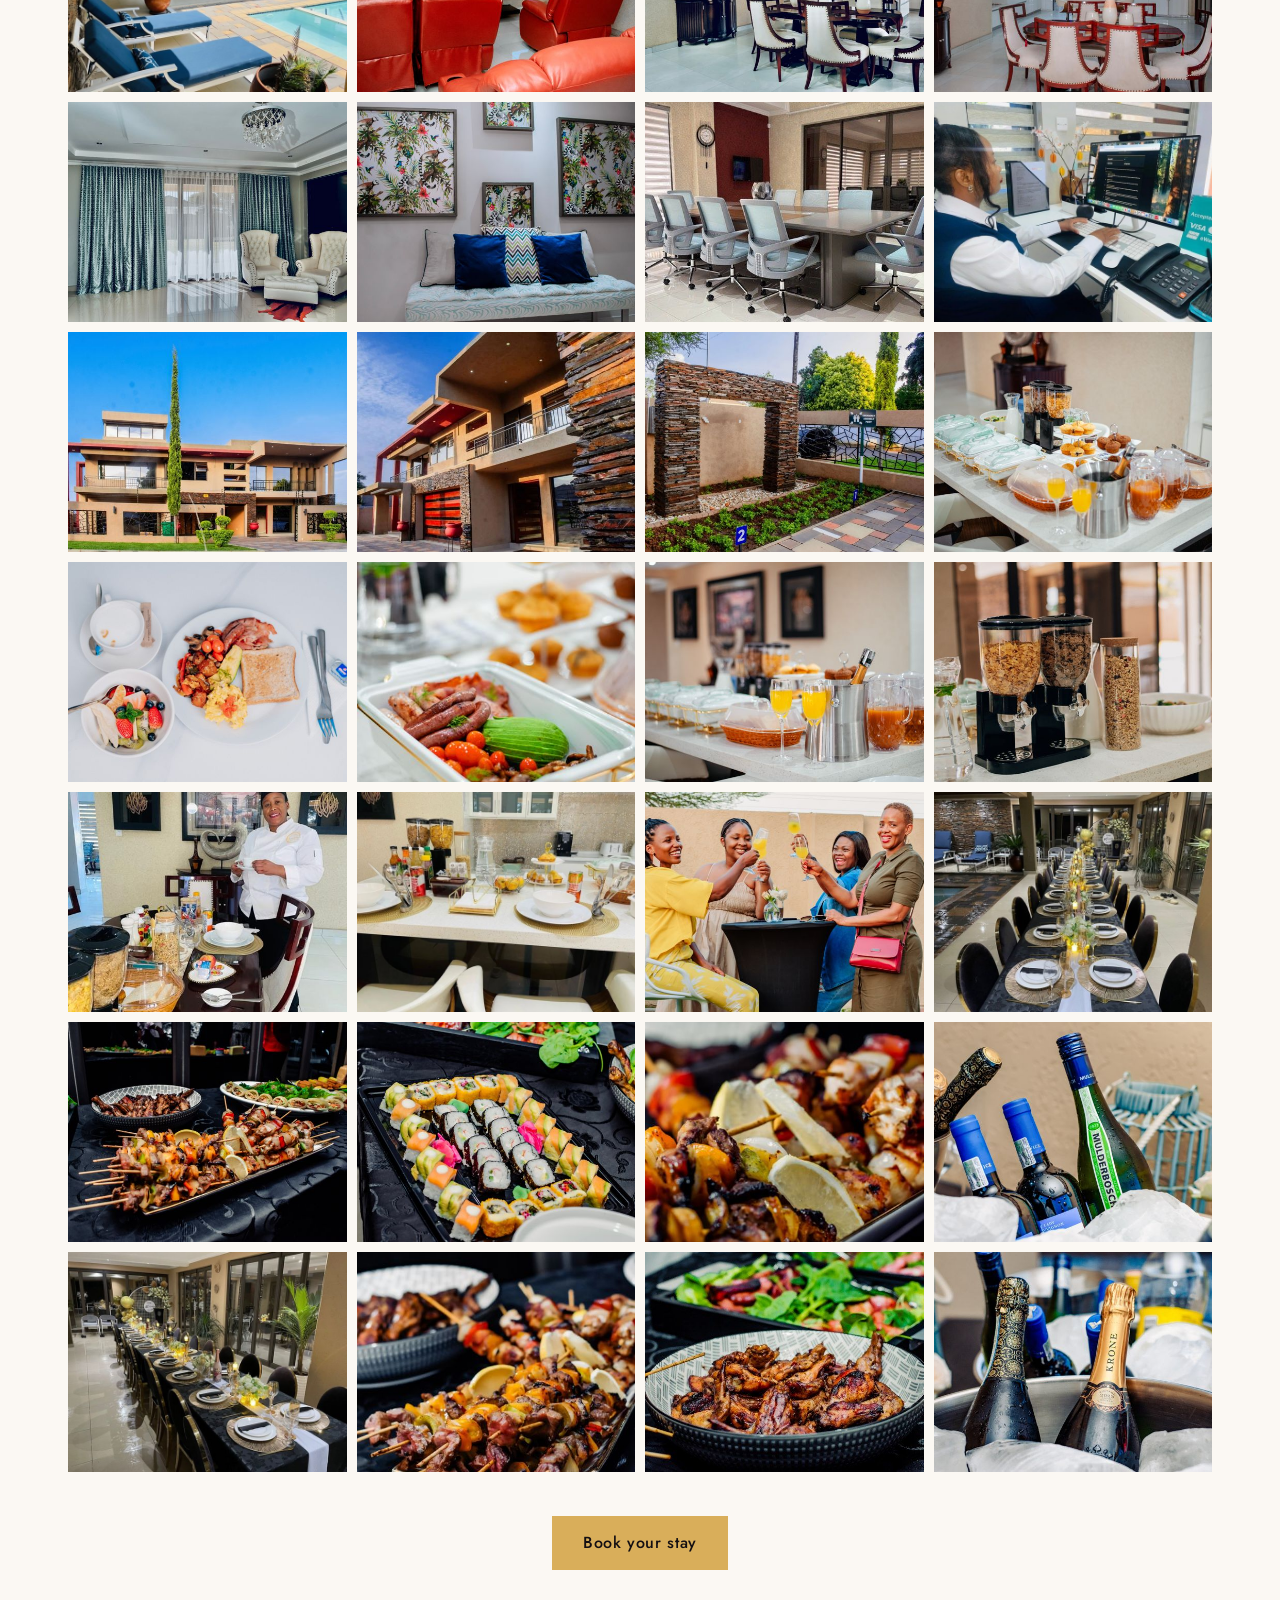
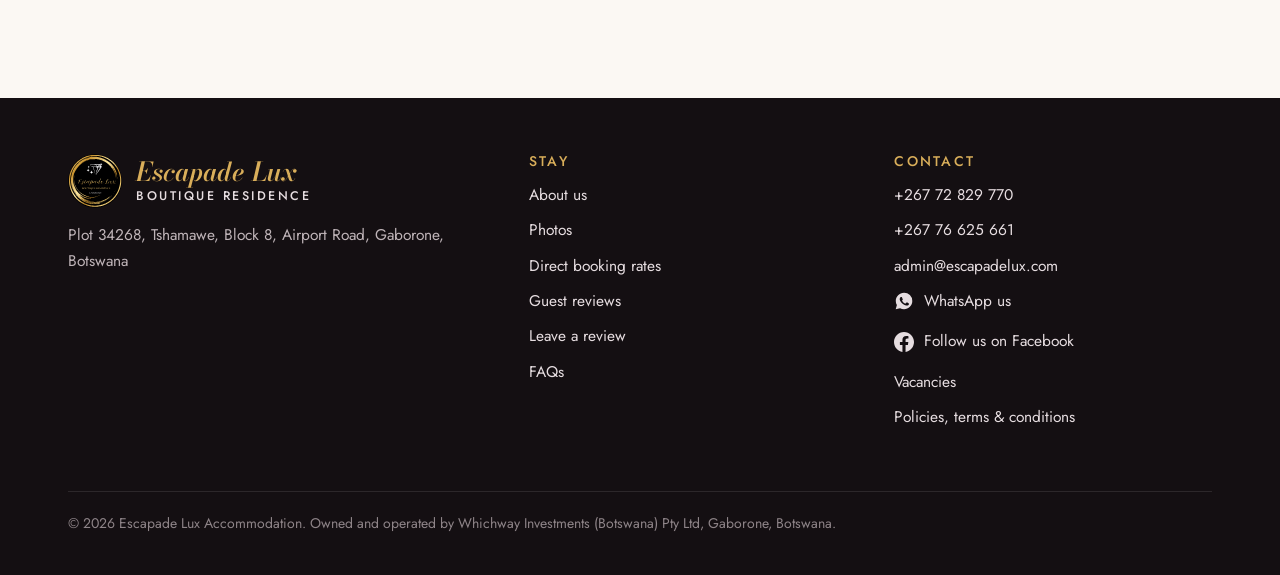
<file: photos.html>
<!doctype html>
<html lang="en">
<head>
<meta charset="utf-8">
<meta name="viewport" content="width=device-width, initial-scale=1, viewport-fit=cover">
<title>Photos | Escapade Lux Boutique Residence</title>
<meta name="description" content="Photos of Escapade Lux Boutique Residence, Gaborone: suites, pool deck, dining, events and service.">
<meta name="theme-color" content="#140F12">
<link rel="icon" href="favicon.png">
<meta property="og:title" content="Photos | Escapade Lux Boutique Residence">
<meta property="og:description" content="Photos of Escapade Lux Boutique Residence, Gaborone: suites, pool deck, dining, events and service.">
<meta property="og:image" content="exterior.jpg">
<link rel="preload" href="bodoni.woff2" as="font" type="font/woff2" crossorigin>
<link rel="preload" href="jost.woff2" as="font" type="font/woff2" crossorigin>
<link rel="stylesheet" href="site.css">
</head>
<body id="top">
<a class="skip" href="#main">Skip to content</a>

<!-- PROMOTION STRIP: change the code when a promotion runs, or delete this whole <div> when none is on. -->
<!-- SUMMER26 PROMOTION: sells until 24 Jan 2027, stays until 31 Jan 2027. Revert banner and booking links after 24 Jan. -->
<div class="promo"><b>SUMMER26</b> Book direct from P1,000 a night, discount applied automatically<span style="display:block;font-size:max(12px,.5em);letter-spacing:.02em;margin-top:6px;opacity:.92">Book by 24 January 2027 for stays until 31 January 2027, subject to availability.</span></div>

<header>
  <div class="wrap">
    <a class="brand" href="index.html" aria-label="Escapade Lux home">
      <img src="logo.svg" alt="">
      <span>Escapade Lux<small>BOUTIQUE RESIDENCE</small></span>
    </a>
    <nav aria-label="Main"><ul>
      <li><a href="index.html">Home</a></li>
      <li><a href="about.html">About</a></li>
      <li><a href="index.html#suites">Suites</a></li>
      <li><a href="photos.html">Photos</a></li>
      <li><a href="rates.html">Rates</a></li>
      <li><a href="reviews.html">Reviews</a></li>
      <li><a href="leave-review.html">Leave a review</a></li>
      <li><a href="faq.html">FAQs</a></li>
      <li><a href="index.html#contact">Contact</a></li>
    </ul></nav>
    <a class="btn btn-gold" href="https://book-directonline.com/properties/escapadeluxaccommodation?promotion_code=SUMMER26" target="_blank" rel="noopener">Book now</a>
    <button class="menu-btn" type="button" aria-label="Open menu" aria-expanded="false" aria-controls="mnav"><span></span><span></span><span></span></button>
  </div>
  <nav class="mnav" id="mnav" aria-label="Mobile" hidden><ul>
    <li><a href="index.html">Home</a></li>
    <li><a href="about.html">About</a></li>
    <li><a href="index.html#suites">Suites</a></li>
    <li><a href="photos.html">Photos</a></li>
    <li><a href="rates.html">Rates</a></li>
    <li><a href="reviews.html">Reviews</a></li>
    <li><a href="leave-review.html">Leave a review</a></li>
    <li><a href="faq.html">FAQs</a></li>
    <li><a href="index.html#contact">Contact</a></li>
    <li><a href="vacancies.html">Vacancies</a></li>
    <li><a href="policies.html">Policies &amp; terms</a></li>
  </ul></nav>
</header>

<main id="main">
<section class="page-hero">
  <img src="facilities-3.jpg" alt="">
  <div class="wrap">
    
    <h1>Take a <em>look around.</em></h1>
    <p>View our facilities and suites.</p>
  </div>
</section>

<section class="sec gallery">
  <div class="wrap">
    <nav class="g-tabs" aria-label="Photo categories"><a href="#all" class="on" data-f="all">All photos</a><a href="#suites" data-f="suites">Suites</a><a href="#facilities" data-f="facilities">Facilities</a><a href="#dining" data-f="dining">Dining &amp; events</a></nav>
    <div class="g-grid">
<button class="g-item" data-g="suites" data-full="r-suite-wide.jpg" data-cap="Executive suite with chandelier and open wardrobe"><img src="r-suite-wide-t.jpg" alt="Executive suite with chandelier and open wardrobe" loading="lazy"></button>
<button class="g-item" data-g="suites" data-full="r-presidential.jpg" data-cap="Presidential Suite king bed"><img src="r-presidential-t.jpg" alt="Presidential Suite king bed" loading="lazy"></button>
<button class="g-item" data-g="suites" data-full="suite-grand.jpg" data-cap="Spacious suite with wingback chairs"><img src="suite-grand-t.jpg" alt="Spacious suite with wingback chairs" loading="lazy"></button>
<button class="g-item" data-g="suites" data-full="r-suite-lounge.jpg" data-cap="Presidential Suite private lounge"><img src="r-suite-lounge-t.jpg" alt="Presidential Suite private lounge" loading="lazy"></button>
<button class="g-item" data-g="suites" data-full="r-bath-double.jpg" data-cap="Presidential en-suite with freestanding bath and double vanity"><img src="r-bath-double-t.jpg" alt="Presidential en-suite with freestanding bath and double vanity" loading="lazy"></button>
<button class="g-item" data-g="suites" data-full="suites-5.jpg" data-cap="Suite with king bed and writing desk"><img src="suites-5-t.jpg" alt="Suite with king bed and writing desk" loading="lazy"></button>
<button class="g-item" data-g="suites" data-full="r-roses.jpg" data-cap="Suite prepared for a special occasion"><img src="r-roses-t.jpg" alt="Suite prepared for a special occasion" loading="lazy"></button>
<button class="g-item" data-g="suites" data-full="r-wingbacks-bath.jpg" data-cap="Suite sitting area with a view to the bath"><img src="r-wingbacks-bath-t.jpg" alt="Suite sitting area with a view to the bath" loading="lazy"></button>
<button class="g-item" data-g="suites" data-full="r-shower.jpg" data-cap="Walk-in rain shower en-suite"><img src="r-shower-t.jpg" alt="Walk-in rain shower en-suite" loading="lazy"></button>
<button class="g-item" data-g="suites" data-full="r-twin.jpg" data-cap="Deluxe ¾ Twin Suite"><img src="r-twin-t.jpg" alt="Deluxe ¾ Twin Suite" loading="lazy"></button>
<button class="g-item" data-g="suites" data-full="r-desk.jpg" data-cap="Work desk, TV and open wardrobe"><img src="r-desk-t.jpg" alt="Work desk, TV and open wardrobe" loading="lazy"></button>
<button class="g-item" data-g="suites" data-full="r-refresh.jpg" data-cap="Desk with mini fridge and tea and coffee"><img src="r-refresh-t.jpg" alt="Desk with mini fridge and tea and coffee" loading="lazy"></button>
<button class="g-item" data-g="suites" data-full="r-teatray.jpg" data-cap="In-suite tea and coffee tray"><img src="r-teatray-t.jpg" alt="In-suite tea and coffee tray" loading="lazy"></button>
<button class="g-item" data-g="suites" data-full="r-corner.jpg" data-cap="Reading corner"><img src="r-corner-t.jpg" alt="Reading corner" loading="lazy"></button>
<button class="g-item" data-g="suites" data-full="suites-1.jpg" data-cap="En-suite with freestanding bath"><img src="suites-1-t.jpg" alt="En-suite with freestanding bath" loading="lazy"></button>
<button class="g-item" data-g="suites" data-full="suites-2.jpg" data-cap="Walk-in shower en-suite"><img src="suites-2-t.jpg" alt="Walk-in shower en-suite" loading="lazy"></button>
<button class="g-item" data-g="suites" data-full="suites-4.jpg" data-cap="Suite with layered linen"><img src="suites-4-t.jpg" alt="Suite with layered linen" loading="lazy"></button>
<button class="g-item" data-g="suites" data-full="facilities-1.jpg" data-cap="Lounge chair inside a suite"><img src="facilities-1-t.jpg" alt="Lounge chair inside a suite" loading="lazy"></button>
<button class="g-item" data-g="suites" data-full="facilities-2.jpg" data-cap="Hand-picked cushions and throws"><img src="facilities-2-t.jpg" alt="Hand-picked cushions and throws" loading="lazy"></button>
<button class="g-item" data-g="suites" data-full="suites-3.jpg" data-cap="The Owner’s Master Suite"><img src="suites-3-t.jpg" alt="The Owner’s Master Suite" loading="lazy"></button>
<button class="g-item" data-g="suites" data-full="services-3.jpg" data-cap="Daily housekeeping"><img src="services-3-t.jpg" alt="Daily housekeeping" loading="lazy"></button>
<button class="g-item" data-g="suites" data-full="services-4.jpg" data-cap="Beds made with care"><img src="services-4-t.jpg" alt="Beds made with care" loading="lazy"></button>
<button class="g-item" data-g="suites" data-full="services-5.jpg" data-cap="Spotless bathrooms, every day"><img src="services-5-t.jpg" alt="Spotless bathrooms, every day" loading="lazy"></button>
<button class="g-item" data-g="facilities" data-full="f-street.jpg" data-cap="Escapade Lux from the street, Block 8, Gaborone"><img src="f-street-t.jpg" alt="Escapade Lux from the street, Block 8, Gaborone" loading="lazy"></button>
<button class="g-item" data-g="facilities" data-full="f-pool-house.jpg" data-cap="Pool and residence from the garden"><img src="f-pool-house-t.jpg" alt="Pool and residence from the garden" loading="lazy"></button>
<button class="g-item" data-g="facilities" data-full="f-pool-back.jpg" data-cap="Swimming pool and covered terrace"><img src="f-pool-back-t.jpg" alt="Swimming pool and covered terrace" loading="lazy"></button>
<button class="g-item" data-g="facilities" data-full="f-patio.jpg" data-cap="Covered terrace dining"><img src="f-patio-t.jpg" alt="Covered terrace dining" loading="lazy"></button>
<button class="g-item" data-g="facilities" data-full="f-terrace-pool.jpg" data-cap="Terrace tables overlooking the pool"><img src="f-terrace-pool-t.jpg" alt="Terrace tables overlooking the pool" loading="lazy"></button>
<button class="g-item" data-g="facilities" data-full="f-loungers.jpg" data-cap="Poolside loungers and garden"><img src="f-loungers-t.jpg" alt="Poolside loungers and garden" loading="lazy"></button>
<button class="g-item" data-g="facilities" data-full="f-entrance.jpg" data-cap="Front entrance and courtyard"><img src="f-entrance-t.jpg" alt="Front entrance and courtyard" loading="lazy"></button>
<button class="g-item" data-g="facilities" data-full="f-garage.jpg" data-cap="Stone-clad entrance"><img src="f-garage-t.jpg" alt="Stone-clad entrance" loading="lazy"></button>
<button class="g-item" data-g="facilities" data-full="f-driveway.jpg" data-cap="Paved courtyard and parking"><img src="f-driveway-t.jpg" alt="Paved courtyard and parking" loading="lazy"></button>
<button class="g-item" data-g="facilities" data-full="f-facade-angle.jpg" data-cap="Stone-clad entrance in the evening light"><img src="f-facade-angle-t.jpg" alt="Stone-clad entrance in the evening light" loading="lazy"></button>
<button class="g-item" data-g="facilities" data-full="front-gate.jpg" data-cap="Front gate and driveway"><img src="front-gate-t.jpg" alt="Front gate and driveway" loading="lazy"></button>
<button class="g-item" data-g="facilities" data-full="f-lounge-tv2.jpg" data-cap="Guest lounge"><img src="f-lounge-tv2-t.jpg" alt="Guest lounge" loading="lazy"></button>
<button class="g-item" data-g="facilities" data-full="f-lounge.jpg" data-cap="Guest lounge with sofas"><img src="f-lounge-t.jpg" alt="Guest lounge with sofas" loading="lazy"></button>
<button class="g-item" data-g="facilities" data-full="f-lounge-tv.jpg" data-cap="Lounge opening onto the pool"><img src="f-lounge-tv-t.jpg" alt="Lounge opening onto the pool" loading="lazy"></button>
<button class="g-item" data-g="facilities" data-full="pooldeck.jpg" data-cap="Covered pool deck with loungers"><img src="pooldeck-t.jpg" alt="Covered pool deck with loungers" loading="lazy"></button>
<button class="g-item" data-g="facilities" data-full="f-media.jpg" data-cap="Media room with recliners"><img src="f-media-t.jpg" alt="Media room with recliners" loading="lazy"></button>
<button class="g-item" data-g="facilities" data-full="f-dining.jpg" data-cap="Dining room and open kitchen"><img src="f-dining-t.jpg" alt="Dining room and open kitchen" loading="lazy"></button>
<button class="g-item" data-g="facilities" data-full="f-dining2.jpg" data-cap="Dining table for eight"><img src="f-dining2-t.jpg" alt="Dining table for eight" loading="lazy"></button>
<button class="g-item" data-g="facilities" data-full="f-wingbacks.jpg" data-cap="Sitting area with wingback chairs"><img src="f-wingbacks-t.jpg" alt="Sitting area with wingback chairs" loading="lazy"></button>
<button class="g-item" data-g="facilities" data-full="f-hall.jpg" data-cap="Hallway nook"><img src="f-hall-t.jpg" alt="Hallway nook" loading="lazy"></button>
<button class="g-item" data-g="facilities" data-full="boardroom.jpg" data-cap="Ten-seat boardroom"><img src="boardroom-t.jpg" alt="Ten-seat boardroom" loading="lazy"></button>
<button class="g-item" data-g="facilities" data-full="reception.jpg" data-cap="Reception"><img src="reception-t.jpg" alt="Reception" loading="lazy"></button>
<button class="g-item" data-g="facilities" data-full="facilities-3.jpg" data-cap="The residence under a Gaborone sky"><img src="facilities-3-t.jpg" alt="The residence under a Gaborone sky" loading="lazy"></button>
<button class="g-item" data-g="facilities" data-full="facilities-4.jpg" data-cap="Stone-clad façade and secure parking"><img src="facilities-4-t.jpg" alt="Stone-clad façade and secure parking" loading="lazy"></button>
<button class="g-item" data-g="facilities" data-full="facilities-5.jpg" data-cap="Garden entrance"><img src="facilities-5-t.jpg" alt="Garden entrance" loading="lazy"></button>
<button class="g-item" data-g="dining" data-full="d-buffet.jpg" data-cap="Breakfast buffet, included in every stay"><img src="d-buffet-t.jpg" alt="Breakfast buffet, included in every stay" loading="lazy"></button>
<button class="g-item" data-g="dining" data-full="d-plate.jpg" data-cap="Full English breakfast with fresh fruit"><img src="d-plate-t.jpg" alt="Full English breakfast with fresh fruit" loading="lazy"></button>
<button class="g-item" data-g="dining" data-full="d-english.jpg" data-cap="Hot breakfast dishes"><img src="d-english-t.jpg" alt="Hot breakfast dishes" loading="lazy"></button>
<button class="g-item" data-g="dining" data-full="d-mimosa.jpg" data-cap="Juices and bubbly at breakfast"><img src="d-mimosa-t.jpg" alt="Juices and bubbly at breakfast" loading="lazy"></button>
<button class="g-item" data-g="dining" data-full="d-cereal.jpg" data-cap="Cereals and granola"><img src="d-cereal-t.jpg" alt="Cereals and granola" loading="lazy"></button>
<button class="g-item" data-g="dining" data-full="breakfast.jpg" data-cap="Breakfast served by our chef"><img src="breakfast-t.jpg" alt="Breakfast served by our chef" loading="lazy"></button>
<button class="g-item" data-g="dining" data-full="breakfast-buffet.jpg" data-cap="Continental breakfast spread"><img src="breakfast-buffet-t.jpg" alt="Continental breakfast spread" loading="lazy"></button>
<button class="g-item" data-g="dining" data-full="d-toast.jpg" data-cap="Celebrating on the terrace"><img src="d-toast-t.jpg" alt="Celebrating on the terrace" loading="lazy"></button>
<button class="g-item" data-g="dining" data-full="event-long.jpg" data-cap="Long table set for a private dinner"><img src="event-long-t.jpg" alt="Long table set for a private dinner" loading="lazy"></button>
<button class="g-item" data-g="dining" data-full="d-event-buffet.jpg" data-cap="Event buffet: skewers, wings and wraps"><img src="d-event-buffet-t.jpg" alt="Event buffet: skewers, wings and wraps" loading="lazy"></button>
<button class="g-item" data-g="dining" data-full="d-sushi.jpg" data-cap="Sushi platter for a function"><img src="d-sushi-t.jpg" alt="Sushi platter for a function" loading="lazy"></button>
<button class="g-item" data-g="dining" data-full="d-skewers-close.jpg" data-cap="Grilled beef and chicken skewers"><img src="d-skewers-close-t.jpg" alt="Grilled beef and chicken skewers" loading="lazy"></button>
<button class="g-item" data-g="dining" data-full="d-wine.jpg" data-cap="Chilled wine and bubbly"><img src="d-wine-t.jpg" alt="Chilled wine and bubbly" loading="lazy"></button>
<button class="g-item" data-g="dining" data-full="event-40th.jpg" data-cap="A 40th birthday celebration"><img src="event-40th-t.jpg" alt="A 40th birthday celebration" loading="lazy"></button>
<button class="g-item" data-g="dining" data-full="services-1.jpg" data-cap="Grilled skewers for an event platter"><img src="services-1-t.jpg" alt="Grilled skewers for an event platter" loading="lazy"></button>
<button class="g-item" data-g="dining" data-full="wings.jpg" data-cap="Glazed chicken wings"><img src="wings-t.jpg" alt="Glazed chicken wings" loading="lazy"></button>
<button class="g-item" data-g="dining" data-full="bubbly.jpg" data-cap="Bubbly on ice"><img src="bubbly-t.jpg" alt="Bubbly on ice" loading="lazy"></button>
    </div>
    <div class="hero-actions" style="justify-content:center;margin-top:44px"><a class="btn btn-gold" href="https://book-directonline.com/properties/escapadeluxaccommodation?promotion_code=SUMMER26" target="_blank" rel="noopener">Book your stay</a></div>
  </div>
</section>

<div class="lb" id="lb" hidden role="dialog" aria-modal="true" aria-label="Photo viewer">
  <button class="lb-x" aria-label="Close">×</button>
  <button class="lb-prev" aria-label="Previous photo">‹</button>
  <figure><img alt=""><figcaption><span class="lb-cap"></span><span class="lb-n"></span></figcaption></figure>
  <button class="lb-next" aria-label="Next photo">›</button>
</div>
<script>
(function(){
  const items=[...document.querySelectorAll('.g-item')], tabs=[...document.querySelectorAll('.g-tabs a')];
  const lb=document.getElementById('lb'), img=lb.querySelector('img'), cap=lb.querySelector('.lb-cap'), num=lb.querySelector('.lb-n');
  let list=items, i=0, x0=null;
  function vis(){return items.filter(e=>!e.hidden)}
  function show(k){list=vis(); i=(k+list.length)%list.length; const e=list[i]; img.src=e.dataset.full; img.alt=e.dataset.cap; cap.innerHTML=e.dataset.cap; num.textContent=(i+1)+' / '+list.length}
  function open(e){list=vis(); show(list.indexOf(e)); lb.hidden=false; document.body.style.overflow='hidden'; lb.querySelector('.lb-x').focus()}
  function close(){lb.hidden=true; document.body.style.overflow=''}
  items.forEach(e=>e.addEventListener('click',()=>open(e)));
  lb.querySelector('.lb-x').onclick=close; lb.querySelector('.lb-prev').onclick=()=>show(i-1); lb.querySelector('.lb-next').onclick=()=>show(i+1);
  lb.addEventListener('click',e=>{if(e.target===lb)close()});
  document.addEventListener('keydown',e=>{if(lb.hidden)return; if(e.key==='Escape')close(); if(e.key==='ArrowRight')show(i+1); if(e.key==='ArrowLeft')show(i-1)});
  lb.addEventListener('touchstart',e=>{x0=e.touches[0].clientX},{passive:true});
  lb.addEventListener('touchend',e=>{if(x0===null)return; const d=e.changedTouches[0].clientX-x0; if(Math.abs(d)>40)show(i+(d<0?1:-1)); x0=null});
  function filt(f){tabs.forEach(t=>t.classList.toggle('on',t.dataset.f===f)); items.forEach(e=>e.hidden=!(f==='all'||e.dataset.g===f))}
  tabs.forEach(t=>t.addEventListener('click',ev=>{ev.preventDefault(); filt(t.dataset.f); history.replaceState(null,'','#'+t.dataset.f)}));
  const h=location.hash.slice(1); if(h&&tabs.some(t=>t.dataset.f===h)) filt(h);
})();
</script>

</main>

<footer>
  <div class="wrap">
    <div class="foot-cols">
      <div>
        <a class="brand" href="index.html" aria-label="Escapade Lux home"><img src="logo.svg" alt="" style="width:54px;height:54px"><span>Escapade Lux<small>BOUTIQUE RESIDENCE</small></span></a>
        <p>Plot 34268, Tshamawe, Block 8, Airport Road, Gaborone, Botswana</p>
      </div>
      <div>
        <h4>STAY</h4>
        <ul>
          <li><a href="about.html">About us</a></li>
          <li><a href="photos.html">Photos</a></li>
          <li><a href="rates.html">Direct booking rates</a></li>
          <li><a href="reviews.html">Guest reviews</a></li>
          <li><a href="leave-review.html">Leave a review</a></li>
          <li><a href="faq.html">FAQs</a></li>
        </ul>
      </div>
      <div>
        <h4>CONTACT</h4>
        <ul>
          <li><a href="tel:+26772829770">+267 72 829 770</a></li>
          <li><a href="tel:+26776625661">+267 76 625 661</a></li>
          <li><a href="mailto:admin@escapadelux.com">admin@escapadelux.com</a></li>
          <li><a class="soc" href="https://wa.me/26776625661?text=Hello%20Escapade%20Lux%2C%20I%27d%20like%20to%20enquire%20about%20a%20booking." target="_blank" rel="noopener"><svg viewBox="0 0 24 24" fill="currentColor" aria-hidden="true"><path d="M12.04 2C6.58 2 2.13 6.45 2.13 11.91c0 1.75.46 3.45 1.32 4.95L2.05 22l5.25-1.38a9.9 9.9 0 0 0 4.74 1.21h.01c5.46 0 9.91-4.45 9.91-9.91A9.86 9.86 0 0 0 12.04 2zm5.8 14.13c-.24.68-1.42 1.3-1.95 1.34-.5.05-.97.23-3.27-.68-2.77-1.09-4.52-3.92-4.66-4.1-.13-.18-1.11-1.48-1.11-2.82 0-1.34.7-2 .95-2.27.25-.27.54-.34.72-.34h.52c.17 0 .39-.06.61.47.24.56.78 1.93.85 2.07.07.14.11.3.02.48-.09.18-.14.3-.27.46-.14.16-.29.36-.41.48-.14.14-.28.29-.12.56.16.27.71 1.17 1.52 1.9 1.05.93 1.93 1.22 2.2 1.36.27.14.43.11.59-.07.16-.18.68-.79.86-1.06.18-.27.36-.23.61-.14.25.09 1.59.75 1.86.89.27.14.45.2.52.32.07.11.07.66-.17 1.33z"/></svg>WhatsApp us</a></li>
          <li><a class="soc" href="https://www.facebook.com/share/19MFHfV8Jy/?mibextid=wwXIfr" target="_blank" rel="noopener"><svg viewBox="0 0 24 24" fill="currentColor" aria-hidden="true"><path d="M24 12.07C24 5.4 18.63 0 12 0S0 5.4 0 12.07C0 18.1 4.39 23.1 10.13 24v-8.44H7.08v-3.49h3.05V9.41c0-3.02 1.79-4.69 4.53-4.69 1.31 0 2.68.24 2.68.24v2.97h-1.51c-1.49 0-1.96.93-1.96 1.88v2.26h3.33l-.53 3.49h-2.8V24C19.61 23.1 24 18.1 24 12.07z"/></svg>Follow us on Facebook</a></li>
          <li><a href="vacancies.html">Vacancies</a></li>
          <li><a href="policies.html">Policies, terms &amp; conditions</a></li>
        </ul>
      </div>
    </div>
    <p class="legal">© <span id="yr">2026</span> Escapade Lux Accommodation. Owned and operated by Whichway Investments (Botswana) Pty Ltd, Gaborone, Botswana.</p>
  </div>
</footer>

<a class="wa-float" href="https://wa.me/26776625661?text=Hello%20Escapade%20Lux%2C%20I%27d%20like%20to%20enquire%20about%20a%20booking." target="_blank" rel="noopener" aria-label="Chat with us on WhatsApp"><svg viewBox="0 0 24 24" fill="currentColor" aria-hidden="true"><path d="M12.04 2C6.58 2 2.13 6.45 2.13 11.91c0 1.75.46 3.45 1.32 4.95L2.05 22l5.25-1.38a9.9 9.9 0 0 0 4.74 1.21h.01c5.46 0 9.91-4.45 9.91-9.91A9.86 9.86 0 0 0 12.04 2zm5.8 14.13c-.24.68-1.42 1.3-1.95 1.34-.5.05-.97.23-3.27-.68-2.77-1.09-4.52-3.92-4.66-4.1-.13-.18-1.11-1.48-1.11-2.82 0-1.34.7-2 .95-2.27.25-.27.54-.34.72-.34h.52c.17 0 .39-.06.61.47.24.56.78 1.93.85 2.07.07.14.11.3.02.48-.09.18-.14.3-.27.46-.14.16-.29.36-.41.48-.14.14-.28.29-.12.56.16.27.71 1.17 1.52 1.9 1.05.93 1.93 1.22 2.2 1.36.27.14.43.11.59-.07.16-.18.68-.79.86-1.06.18-.27.36-.23.61-.14.25.09 1.59.75 1.86.89.27.14.45.2.52.32.07.11.07.66-.17 1.33z"/></svg><span>WhatsApp us</span></a>

<div class="callbar">
  <a class="btn btn-gold" href="https://book-directonline.com/properties/escapadeluxaccommodation?promotion_code=SUMMER26" target="_blank" rel="noopener">Book now</a>
  <a class="btn btn-wa" href="https://wa.me/26776625661?text=Hello%20Escapade%20Lux%2C%20I%27d%20like%20to%20enquire%20about%20a%20booking." target="_blank" rel="noopener"><svg viewBox="0 0 24 24" fill="currentColor" aria-hidden="true"><path d="M12.04 2C6.58 2 2.13 6.45 2.13 11.91c0 1.75.46 3.45 1.32 4.95L2.05 22l5.25-1.38a9.9 9.9 0 0 0 4.74 1.21h.01c5.46 0 9.91-4.45 9.91-9.91A9.86 9.86 0 0 0 12.04 2zm5.8 14.13c-.24.68-1.42 1.3-1.95 1.34-.5.05-.97.23-3.27-.68-2.77-1.09-4.52-3.92-4.66-4.1-.13-.18-1.11-1.48-1.11-2.82 0-1.34.7-2 .95-2.27.25-.27.54-.34.72-.34h.52c.17 0 .39-.06.61.47.24.56.78 1.93.85 2.07.07.14.11.3.02.48-.09.18-.14.3-.27.46-.14.16-.29.36-.41.48-.14.14-.28.29-.12.56.16.27.71 1.17 1.52 1.9 1.05.93 1.93 1.22 2.2 1.36.27.14.43.11.59-.07.16-.18.68-.79.86-1.06.18-.27.36-.23.61-.14.25.09 1.59.75 1.86.89.27.14.45.2.52.32.07.11.07.66-.17 1.33z"/></svg>WhatsApp</a>
  <a class="btn btn-line" href="tel:+26772829770">Call</a>
</div>

<script>
  // Home / logo on the home page: smooth scroll to the very top
  document.querySelectorAll('a[href="index.html"]').forEach(a=>a.addEventListener('click',e=>{
    if(/(^|\/)(index\.html)?$/.test(location.pathname)){e.preventDefault();window.scrollTo({top:0,behavior:'smooth'});history.replaceState(null,'',location.pathname)}
  }));
  document.getElementById('yr').textContent=new Date().getFullYear();
  (function(){const b=document.querySelector('.menu-btn'),m=document.getElementById('mnav');if(!b)return;
    b.addEventListener('click',()=>{const o=m.hidden;m.hidden=!o;b.setAttribute('aria-expanded',o);b.classList.toggle('open',o)});
    m.querySelectorAll('a').forEach(a=>a.addEventListener('click',()=>{m.hidden=true;b.classList.remove('open');b.setAttribute('aria-expanded','false')}));})();
</script>
</body>
</html>
</file>
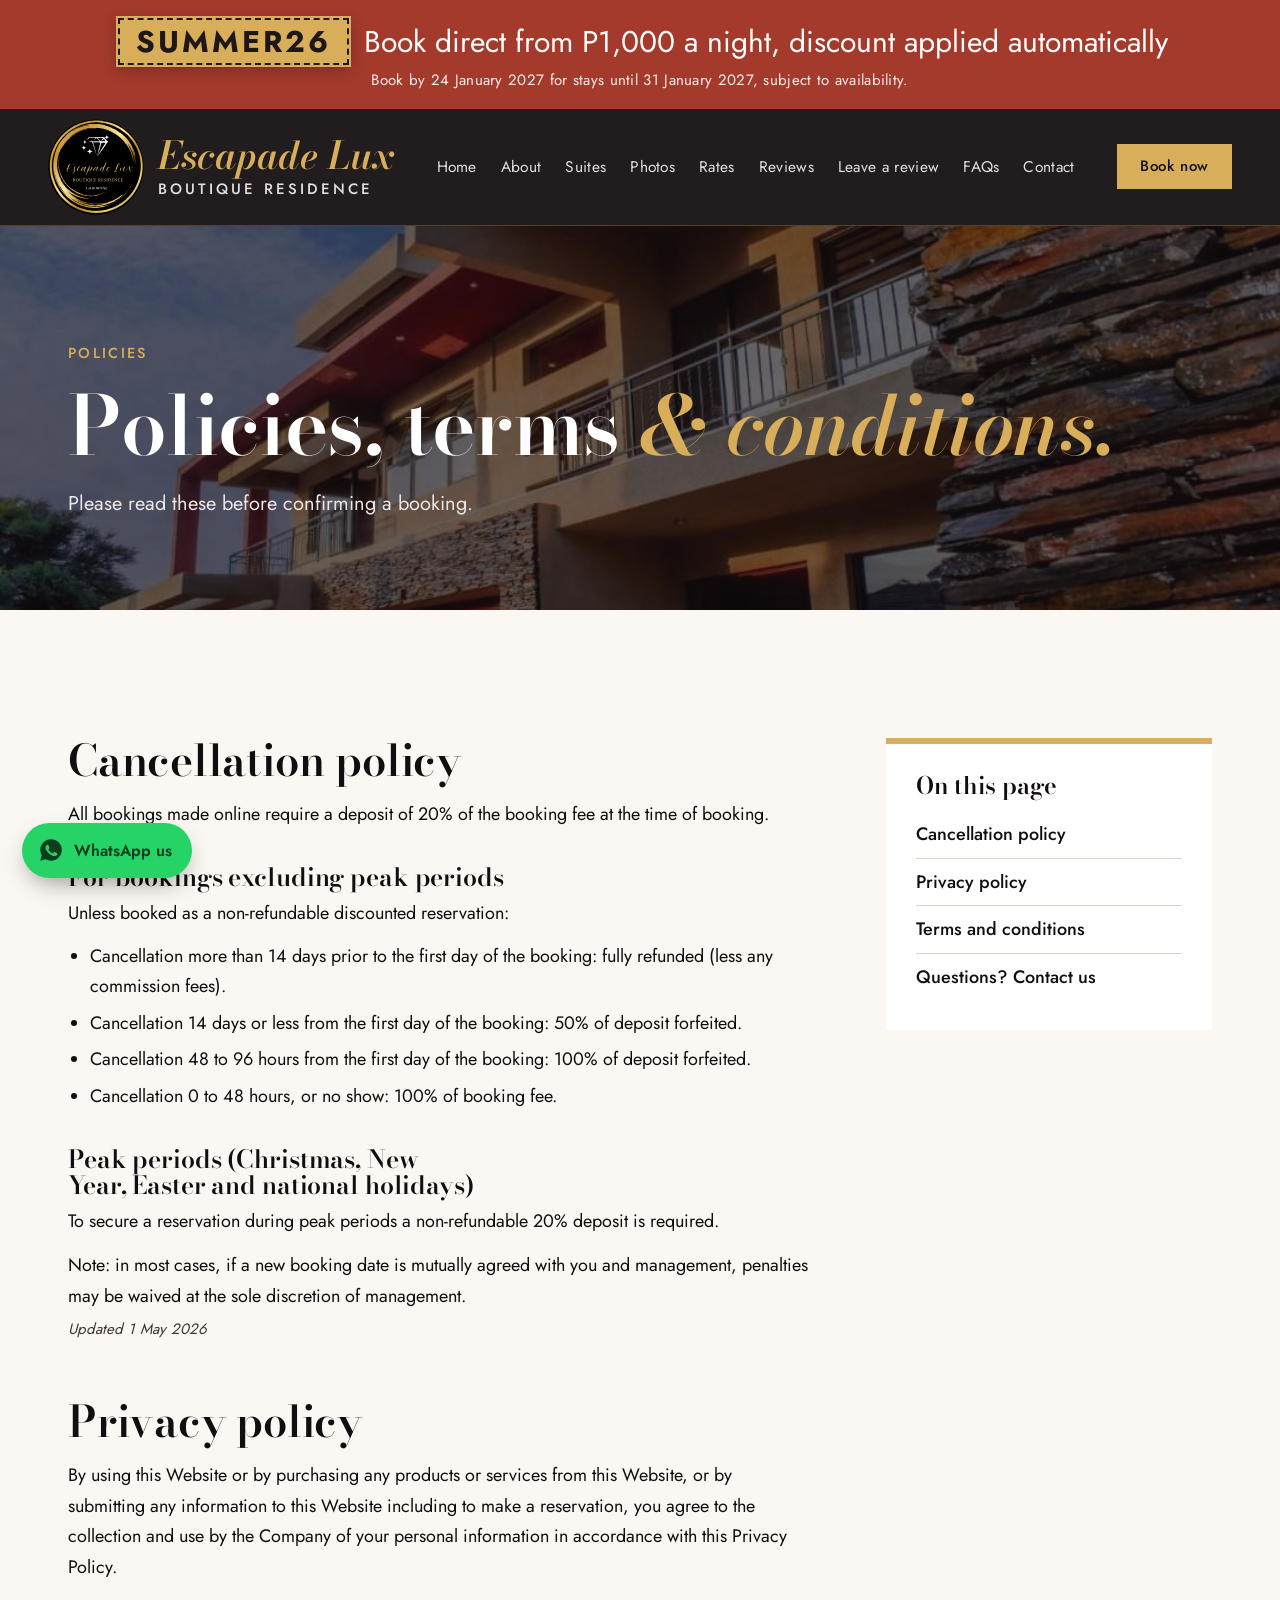
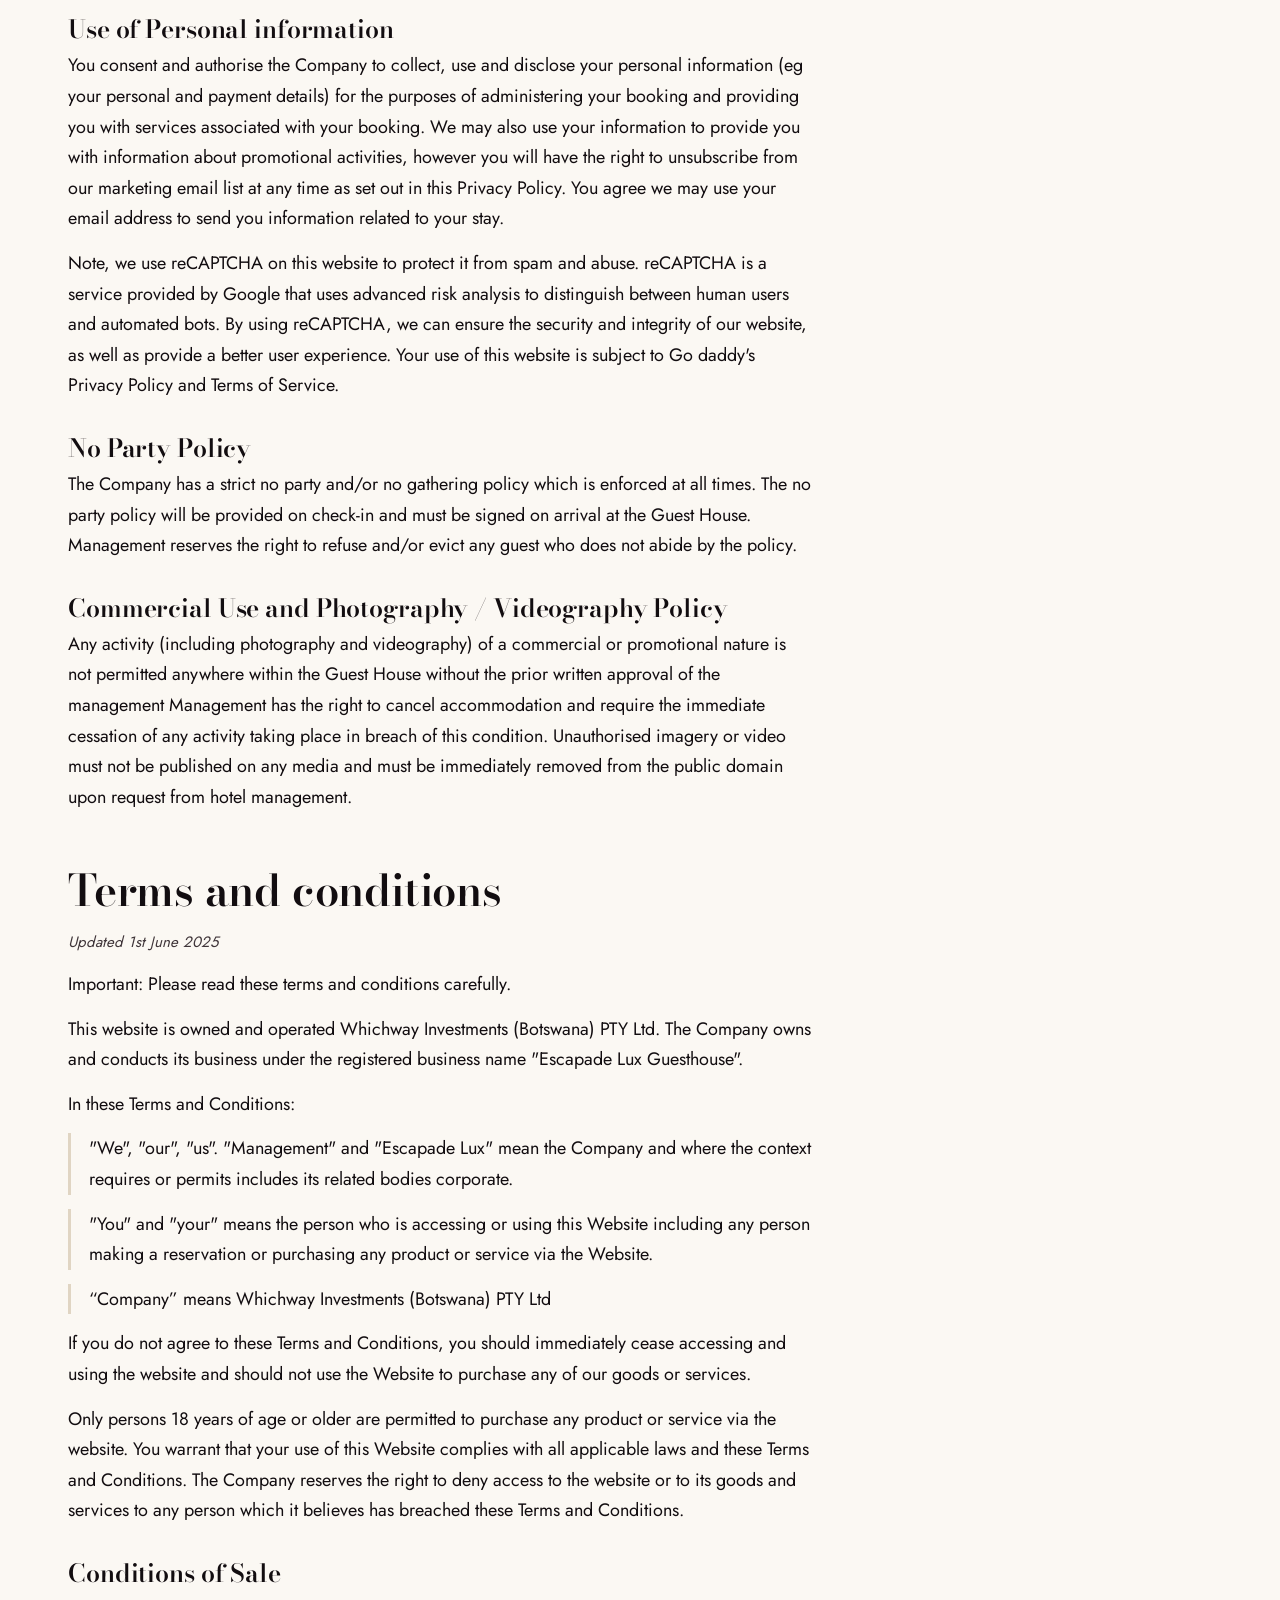
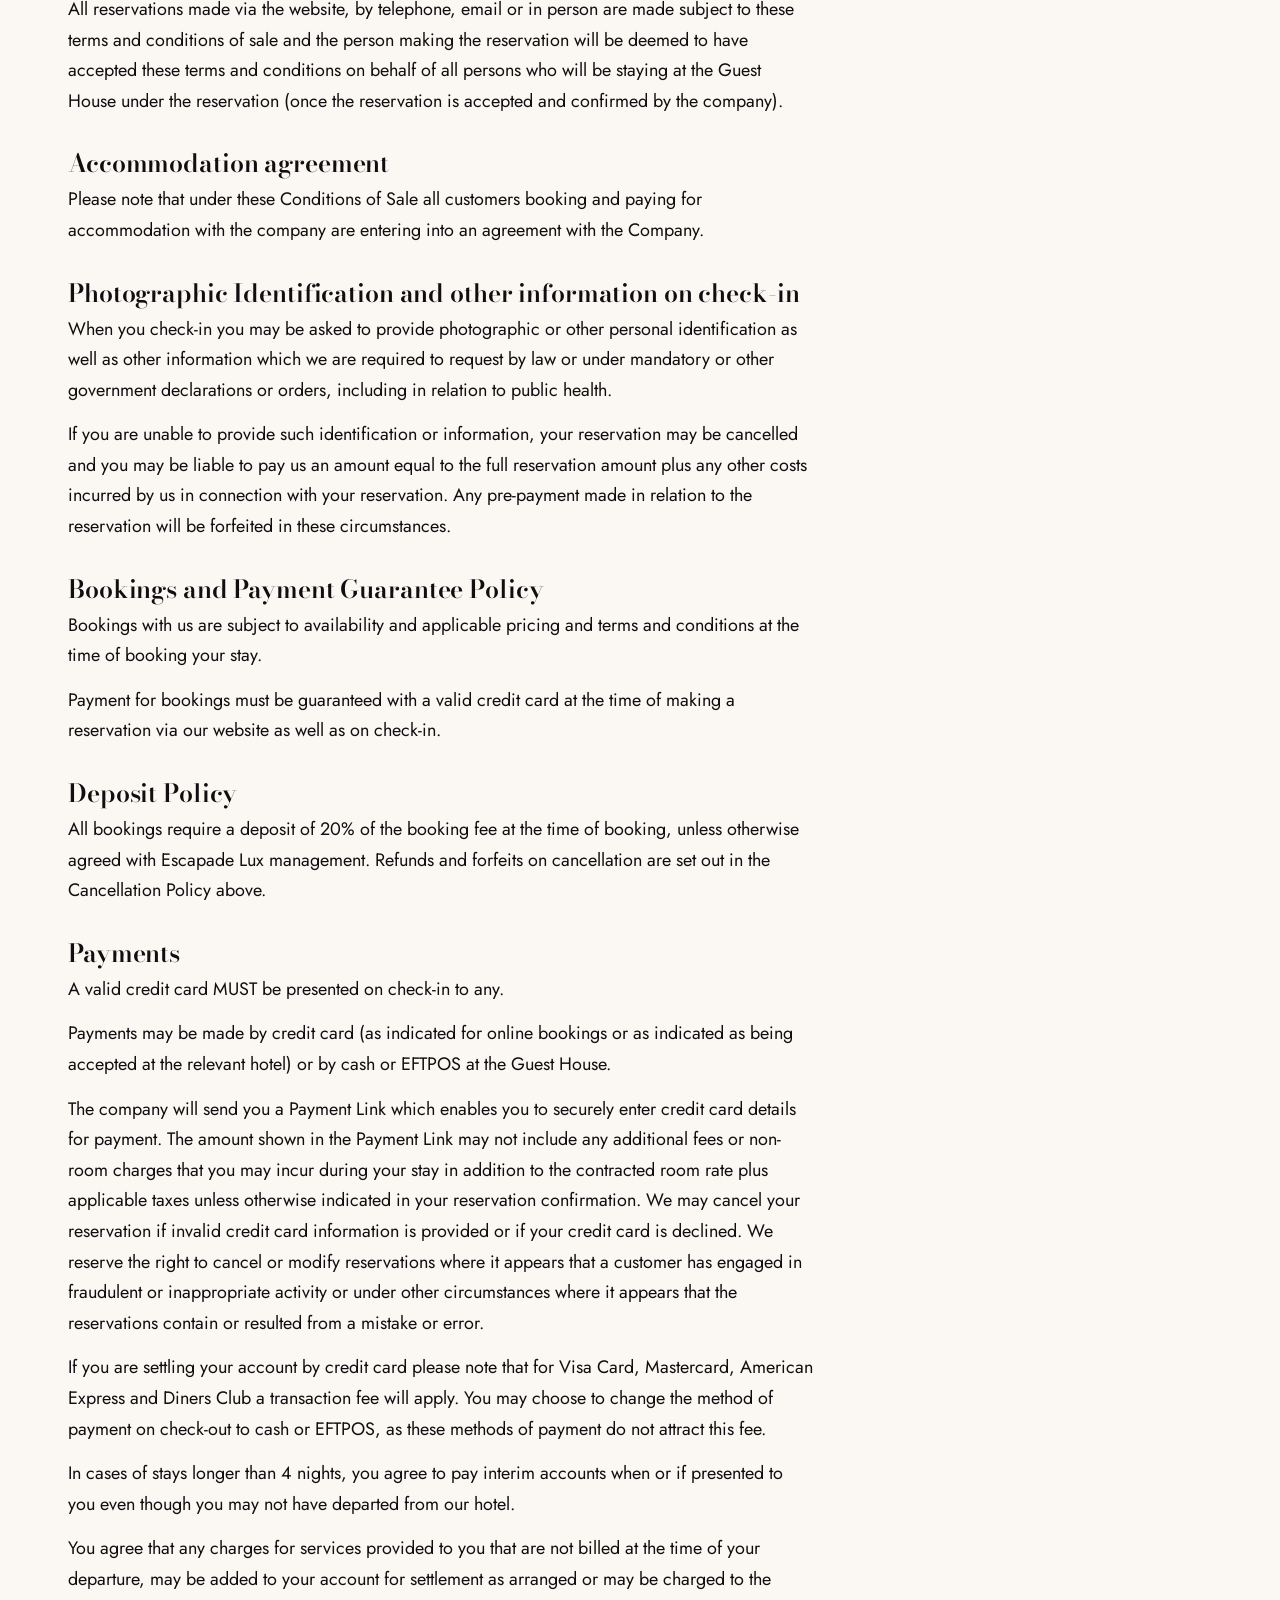
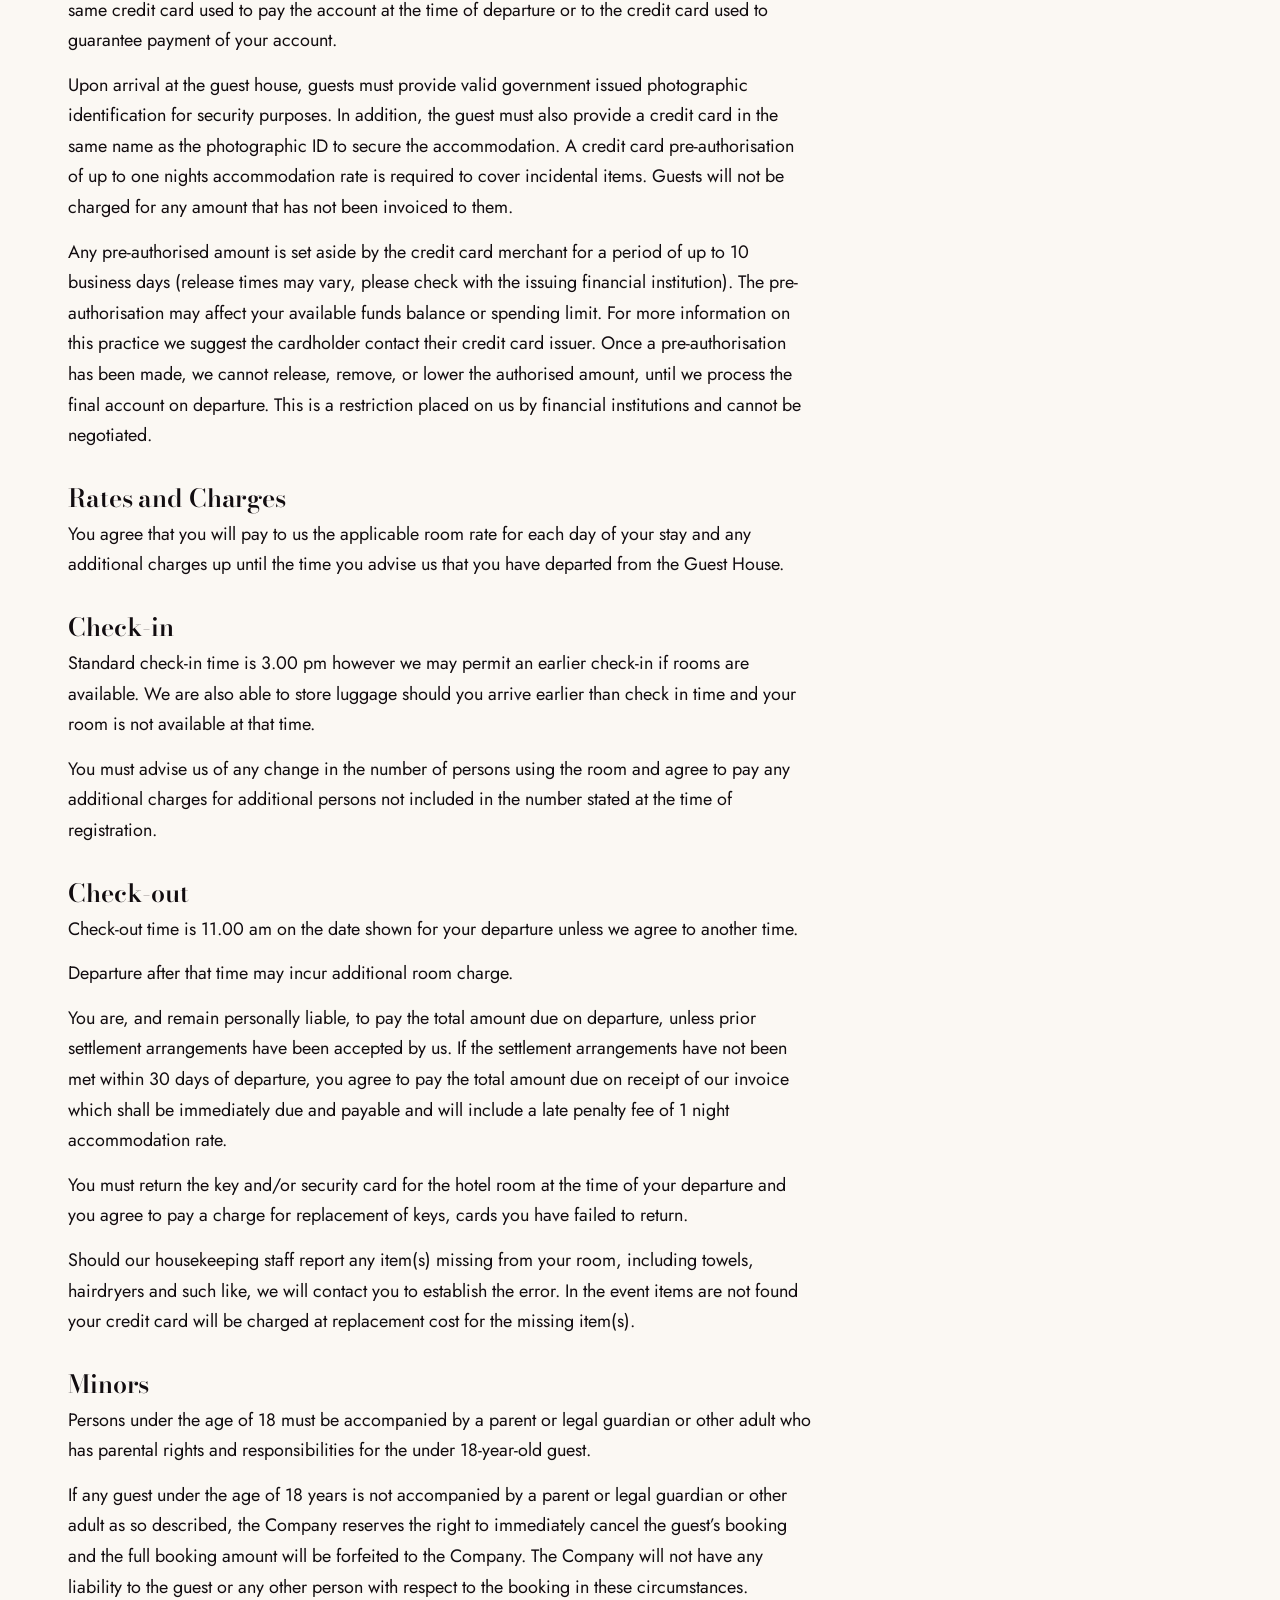
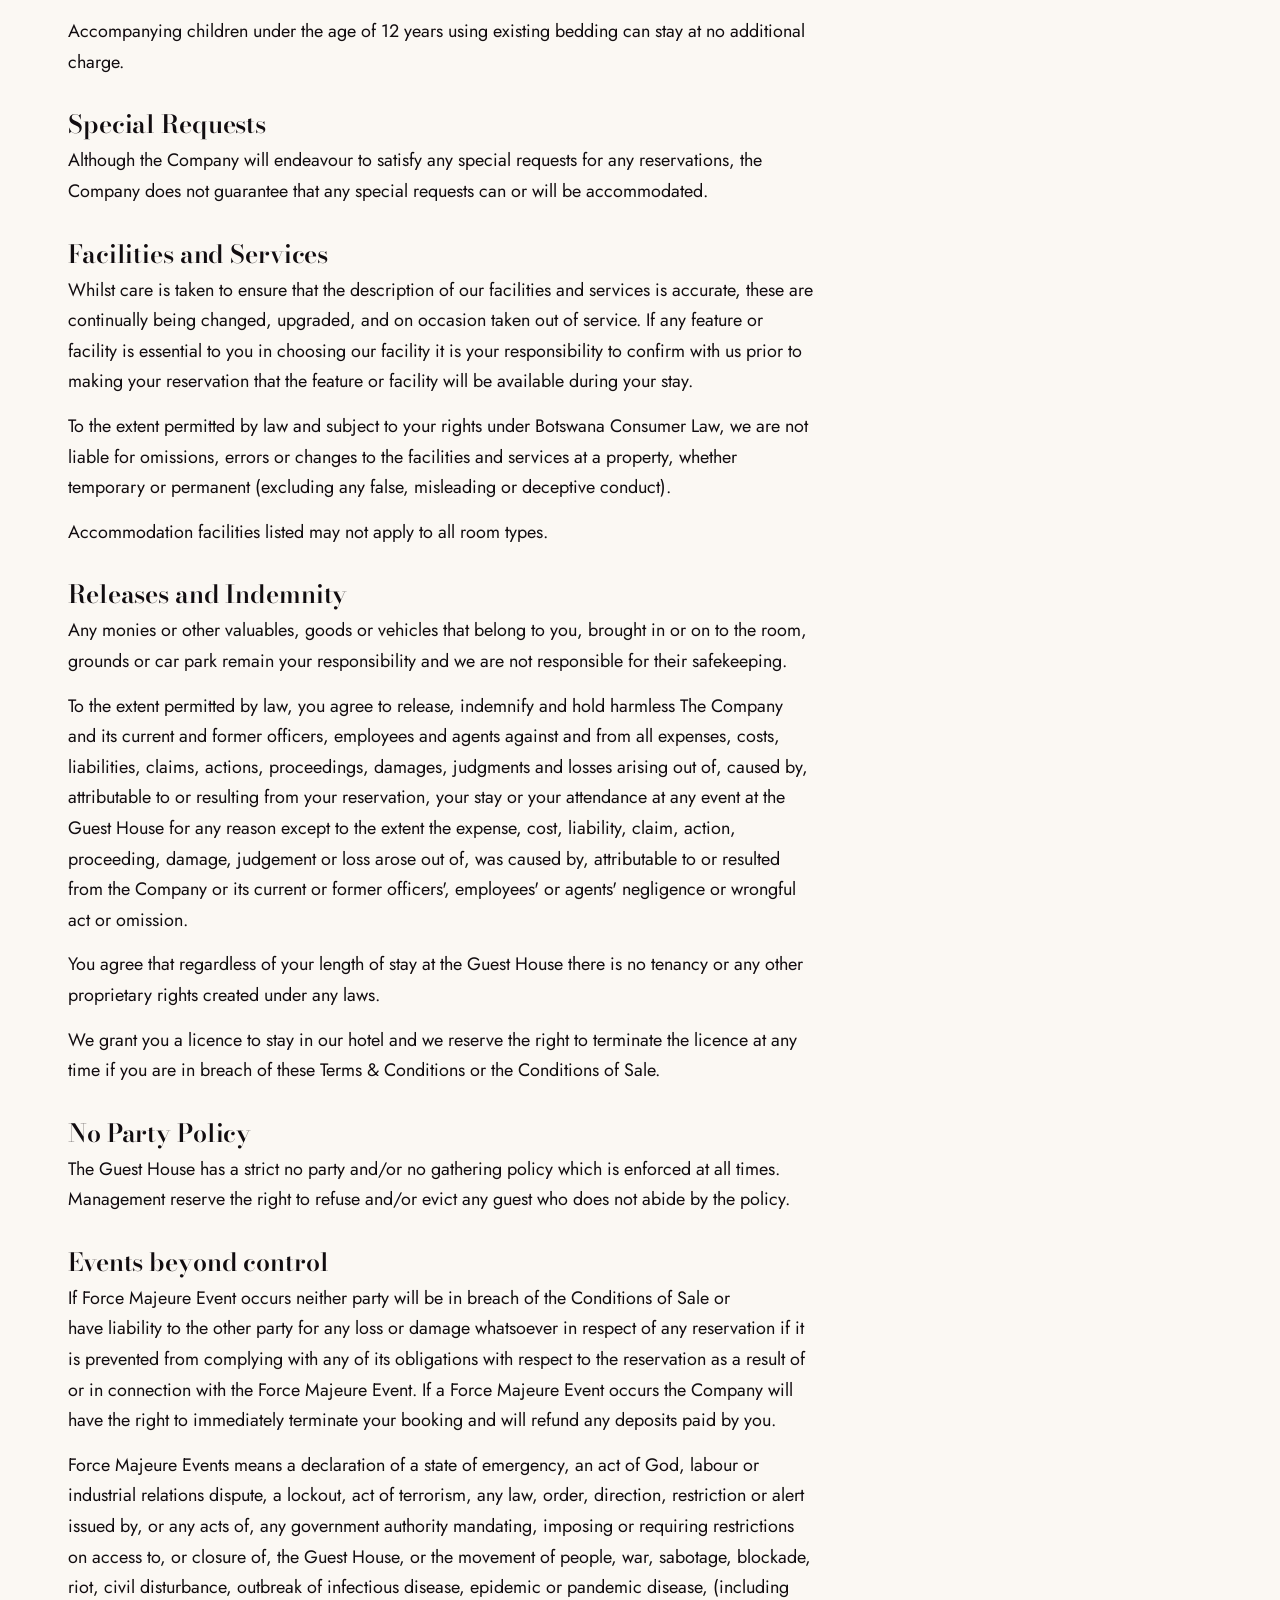
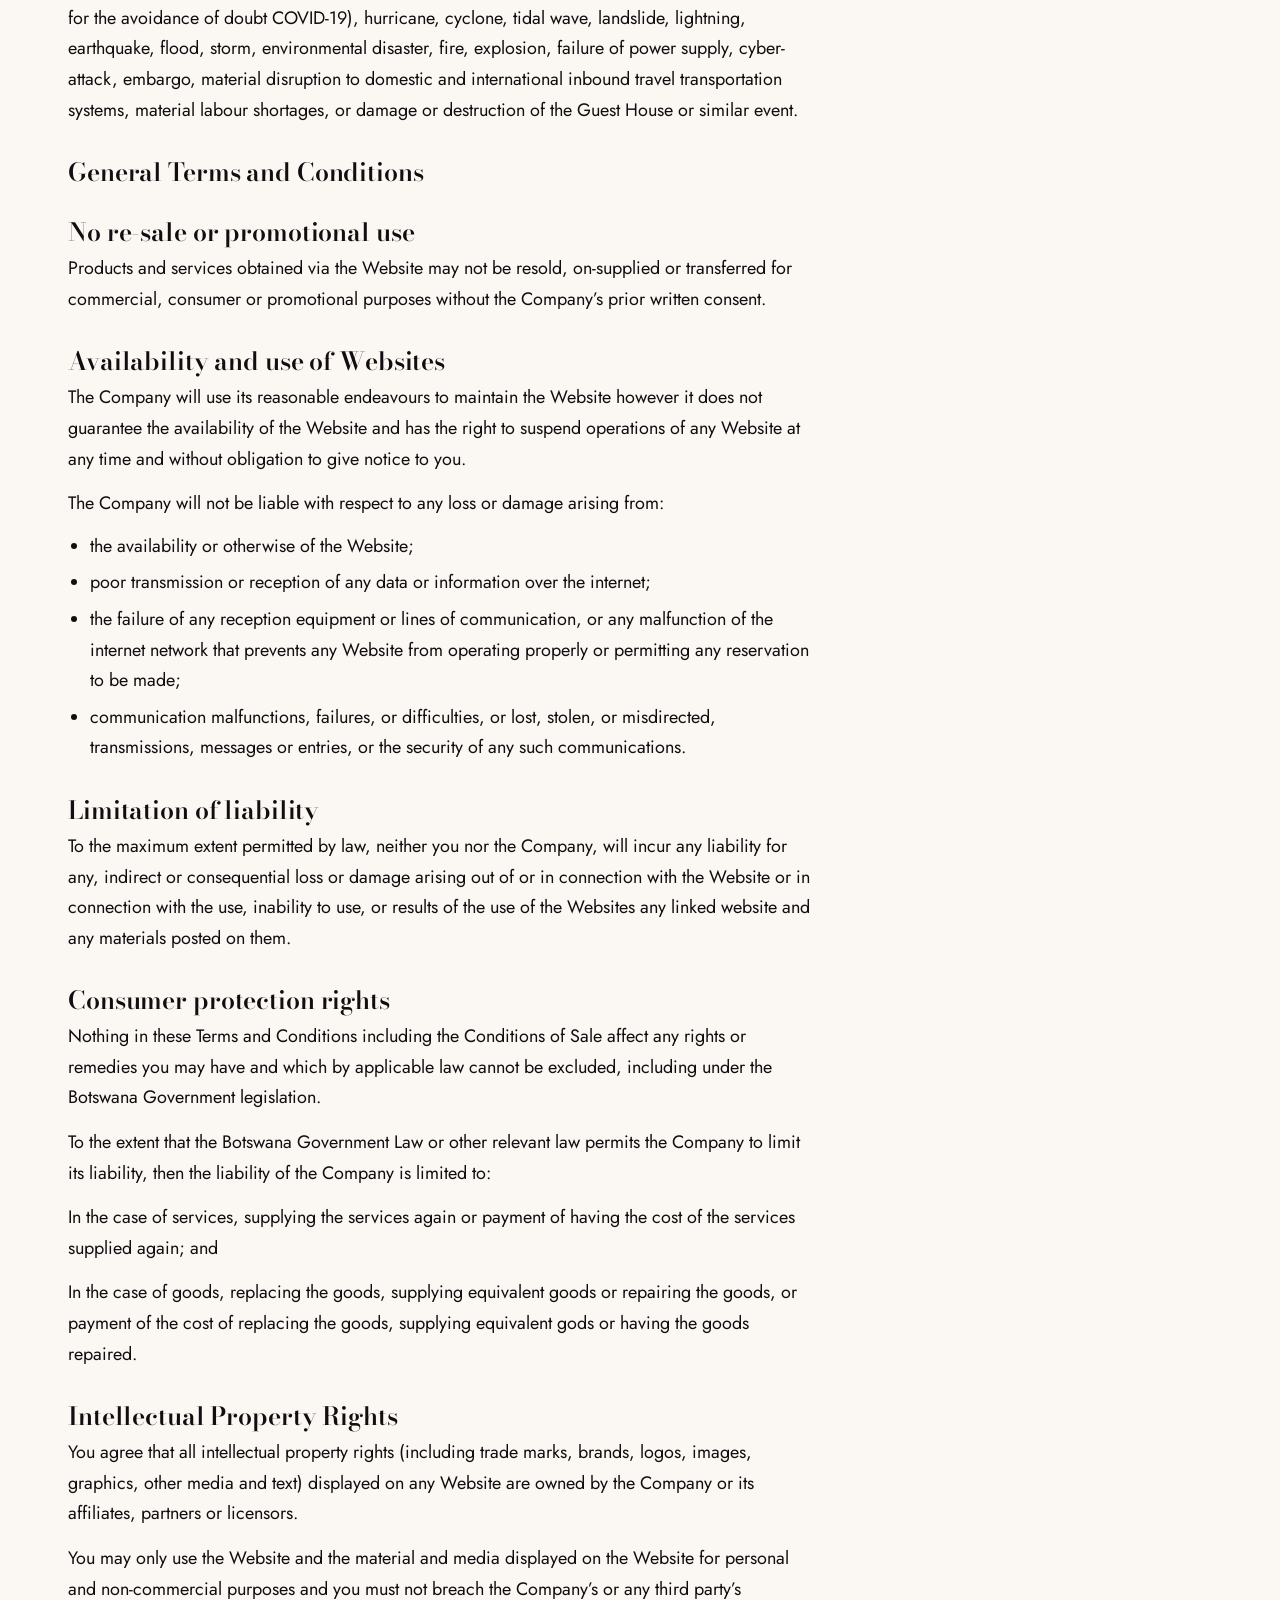
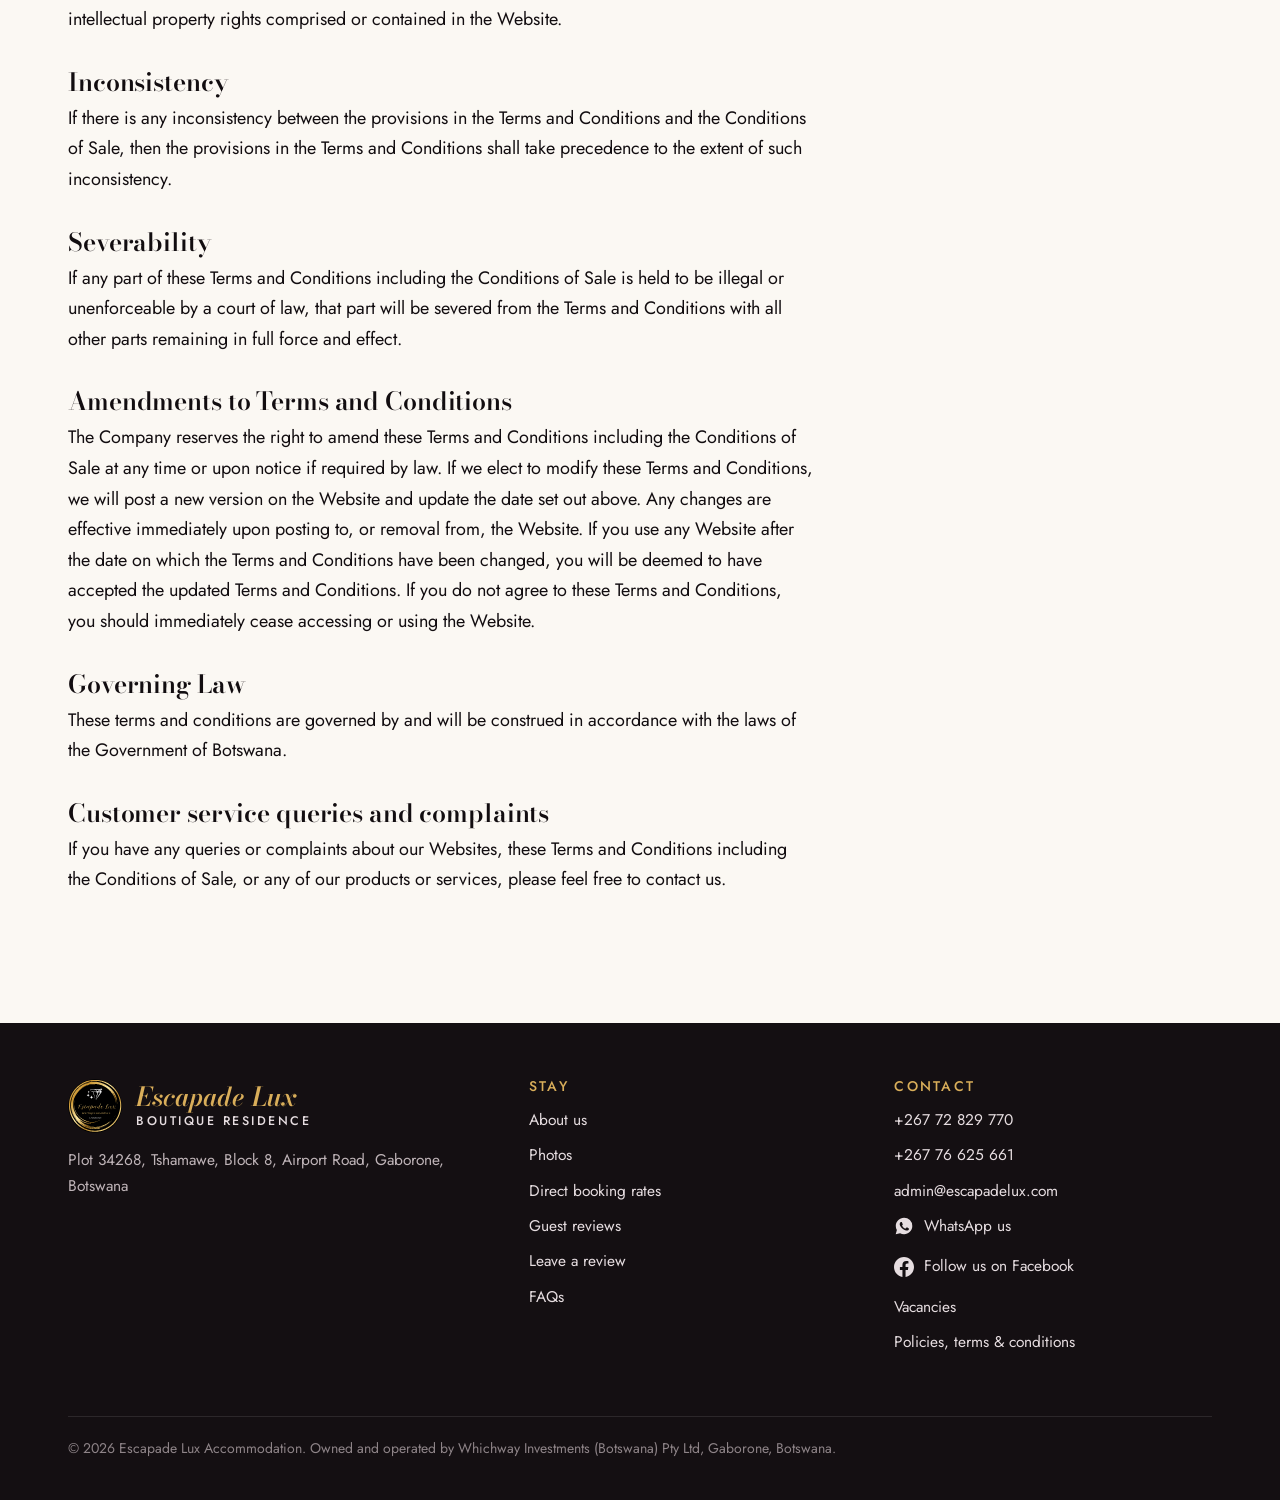
<file: policies.html>
<!doctype html>
<html lang="en">
<head>
<meta charset="utf-8">
<meta name="viewport" content="width=device-width, initial-scale=1, viewport-fit=cover">
<title>Policies, terms &amp; conditions | Escapade Lux Boutique Residence</title>
<meta name="description" content="Cancellation policy, privacy policy, house rules and terms and conditions for Escapade Lux, Gaborone.">
<meta name="theme-color" content="#140F12">
<link rel="icon" href="favicon.png">
<meta property="og:title" content="Policies, terms &amp; conditions | Escapade Lux Boutique Residence">
<meta property="og:description" content="Cancellation policy, privacy policy, house rules and terms and conditions for Escapade Lux, Gaborone.">
<meta property="og:image" content="exterior.jpg">
<link rel="preload" href="bodoni.woff2" as="font" type="font/woff2" crossorigin>
<link rel="preload" href="jost.woff2" as="font" type="font/woff2" crossorigin>
<link rel="stylesheet" href="site.css">
</head>
<body id="top">
<a class="skip" href="#main">Skip to content</a>

<!-- PROMOTION STRIP: change the code when a promotion runs, or delete this whole <div> when none is on. -->
<!-- SUMMER26 PROMOTION: sells until 24 Jan 2027, stays until 31 Jan 2027. Revert banner and booking links after 24 Jan. -->
<div class="promo"><b>SUMMER26</b> Book direct from P1,000 a night, discount applied automatically<span style="display:block;font-size:max(12px,.5em);letter-spacing:.02em;margin-top:6px;opacity:.92">Book by 24 January 2027 for stays until 31 January 2027, subject to availability.</span></div>

<header>
  <div class="wrap">
    <a class="brand" href="index.html" aria-label="Escapade Lux home">
      <img src="logo.svg" alt="">
      <span>Escapade Lux<small>BOUTIQUE RESIDENCE</small></span>
    </a>
    <nav aria-label="Main"><ul>
      <li><a href="index.html">Home</a></li>
      <li><a href="about.html">About</a></li>
      <li><a href="index.html#suites">Suites</a></li>
      <li><a href="photos.html">Photos</a></li>
      <li><a href="rates.html">Rates</a></li>
      <li><a href="reviews.html">Reviews</a></li>
      <li><a href="leave-review.html">Leave a review</a></li>
      <li><a href="faq.html">FAQs</a></li>
      <li><a href="index.html#contact">Contact</a></li>
    </ul></nav>
    <a class="btn btn-gold" href="https://book-directonline.com/properties/escapadeluxaccommodation?promotion_code=SUMMER26" target="_blank" rel="noopener">Book now</a>
    <button class="menu-btn" type="button" aria-label="Open menu" aria-expanded="false" aria-controls="mnav"><span></span><span></span><span></span></button>
  </div>
  <nav class="mnav" id="mnav" aria-label="Mobile" hidden><ul>
    <li><a href="index.html">Home</a></li>
    <li><a href="about.html">About</a></li>
    <li><a href="index.html#suites">Suites</a></li>
    <li><a href="photos.html">Photos</a></li>
    <li><a href="rates.html">Rates</a></li>
    <li><a href="reviews.html">Reviews</a></li>
    <li><a href="leave-review.html">Leave a review</a></li>
    <li><a href="faq.html">FAQs</a></li>
    <li><a href="index.html#contact">Contact</a></li>
    <li><a href="vacancies.html">Vacancies</a></li>
    <li><a href="policies.html">Policies &amp; terms</a></li>
  </ul></nav>
</header>

<main id="main">
<section class="page-hero">
  <img src="side.jpg" alt="">
  <div class="wrap">
    <span class="eyebrow">POLICIES</span>
    <h1>Policies, terms <em>&amp; conditions.</em></h1>
    <p>Please read these before confirming a booking.</p>
  </div>
</section>

<section class="sec">
  <div class="wrap two" style="grid-template-columns:1.6fr .7fr">
    <div class="prose">
<h2 id="cancellation">Cancellation policy</h2>
<p>All bookings made online require a deposit of 20% of the booking fee at the time of booking.</p>
<h3>For bookings excluding peak periods</h3>
<p>Unless booked as a non-refundable discounted reservation:</p>
<ul>
<li>Cancellation more than 14 days prior to the first day of the booking: fully refunded (less any commission fees).</li>
<li>Cancellation 14 days or less from the first day of the booking: 50% of deposit forfeited.</li>
<li>Cancellation 48 to 96 hours from the first day of the booking: 100% of deposit forfeited.</li>
<li>Cancellation 0 to 48 hours, or no show: 100% of booking fee.</li>
</ul>
<h3>Peak periods (Christmas, New Year, Easter and national holidays)</h3>
<p>To secure a reservation during peak periods a non-refundable 20% deposit is required.</p>
<p>Note: in most cases, if a new booking date is mutually agreed with you and management, penalties may be waived at the sole discretion of management.</p>
<p class="updated">Updated 1 May 2026</p>

<h2 id="privacy">Privacy policy</h2>
<p>By using this Website or by purchasing any products or services from this Website, or by submitting any information to this Website including to make a reservation, you agree to the collection and use by the Company of your personal information in accordance with this Privacy Policy.</p>
<h3>Use of Personal information</h3>
<p>You consent and authorise the Company to collect, use and disclose your personal information (eg your personal and payment details) for the purposes of administering your booking and providing you with services associated with your booking. We may also use your information to provide you with information about promotional activities, however you will have the right to unsubscribe from our marketing email list at any time as set out in this Privacy Policy. You agree we may use your email address to send you information related to your stay.</p>
<p>Note, we use reCAPTCHA on this website to protect it from spam and abuse. reCAPTCHA is a service provided by Google that uses advanced risk analysis to distinguish between human users and automated bots. By using reCAPTCHA, we can ensure the security and integrity of our website, as well as provide a better user experience. Your use of this website is subject to Go daddy&#x27;s Privacy Policy and Terms of Service.</p>
<h3>No Party Policy</h3>
<p>The Company has a strict no party and/or no gathering policy which is enforced at all times. The no party policy will be provided on check-in and must be signed on arrival at the Guest House. Management reserves the right to refuse and/or evict any guest who does not abide by the policy.</p>
<h3>Commercial Use and Photography / Videography Policy</h3>
<p>Any activity (including photography and videography) of a commercial or promotional nature is not permitted anywhere within the Guest House without the prior written approval of the management Management has the right to cancel accommodation and require the immediate cessation of any activity taking place in breach of this condition. Unauthorised imagery or video must not be published on any media and must be immediately removed from the public domain upon request from hotel management.</p>
<h2 id="terms">Terms and conditions</h2>
<p class="updated">Updated 1st June 2025</p>
<p>Important: Please read these terms and conditions carefully.</p>
<p>This website is owned and operated Whichway Investments (Botswana) PTY Ltd. The Company owns and conducts its business under the registered business name &quot;Escapade Lux Guesthouse&quot;.</p>
<p>In these Terms and Conditions:</p>
<p style="padding-left:18px;border-left:3px solid var(--line)">&quot;We&quot;, &quot;our&quot;, &quot;us&quot;. &quot;Management&quot; and &quot;Escapade Lux&quot; mean the Company and where the context requires or permits includes its related bodies corporate.</p>
<p style="padding-left:18px;border-left:3px solid var(--line)">&quot;You&quot; and &quot;your&quot; means the person who is accessing or using this Website including any person making a reservation or purchasing any product or service via the Website.</p>
<p style="padding-left:18px;border-left:3px solid var(--line)">“Company” means Whichway Investments (Botswana) PTY Ltd</p>
<p>If you do not agree to these Terms and Conditions, you should immediately cease accessing and using the website and should not use the Website to purchase any of our goods or services.</p>
<p>Only persons 18 years of age or older are permitted to purchase any product or service via the website. You warrant that your use of this Website complies with all applicable laws and these Terms and Conditions. The Company reserves the right to deny access to the website or to its goods and services to any person which it believes has breached these Terms and Conditions.</p>
<h3>Conditions of Sale</h3>
<p>All reservations made via the website, by telephone, email or in person are made subject to these terms and conditions of sale and the person making the reservation will be deemed to have accepted these terms and conditions on behalf of all persons who will be staying at the Guest House under the reservation (once the reservation is accepted and confirmed by the company).</p>
<h3>Accommodation agreement</h3>
<p>Please note that under these Conditions of Sale all customers booking and paying for accommodation with the company are entering into an agreement with the Company.</p>
<h3>Photographic Identification and other information on check-in</h3>
<p>When you check-in you may be asked to provide photographic or other personal identification as well as other information which we are required to request by law or under mandatory or other government declarations or orders, including in relation to public health.</p>
<p>If you are unable to provide such identification or information, your reservation may be cancelled and you may be liable to pay us an amount equal to the full reservation amount plus any other costs incurred by us in connection with your reservation. Any pre-payment made in relation to the reservation will be forfeited in these circumstances.</p>
<h3>Bookings and Payment Guarantee Policy</h3>
<p>Bookings with us are subject to availability and applicable pricing and terms and conditions at the time of booking your stay.</p>
<p>Payment for bookings must be guaranteed with a valid credit card at the time of making a reservation via our website as well as on check-in.</p>
<h3>Deposit Policy</h3>
<p>All bookings require a deposit of 20% of the booking fee at the time of booking, unless otherwise agreed with Escapade Lux management. Refunds and forfeits on cancellation are set out in the Cancellation Policy above.</p>
<h3>Payments</h3>
<p>A valid credit card MUST be presented on check-in to any.</p>
<p>Payments may be made by credit card (as indicated for online bookings or as indicated as being accepted at the relevant hotel) or by cash or EFTPOS at the Guest House.</p>
<p>The company will send you a Payment Link which enables you to securely enter credit card details for payment. The amount shown in the Payment Link may not include any additional fees or non-room charges that you may incur during your stay in addition to the contracted room rate plus applicable taxes unless otherwise indicated in your reservation confirmation. We may cancel your reservation if invalid credit card information is provided or if your credit card is declined. We reserve the right to cancel or modify reservations where it appears that a customer has engaged in fraudulent or inappropriate activity or under other circumstances where it appears that the reservations contain or resulted from a mistake or error.</p>
<p>If you are settling your account by credit card please note that for Visa Card, Mastercard, American Express and Diners Club a transaction fee will apply. You may choose to change the method of payment on check-out to cash or EFTPOS, as these methods of payment do not attract this fee.</p>
<p>In cases of stays longer than 4 nights, you agree to pay interim accounts when or if presented to you even though you may not have departed from our hotel.</p>
<p>You agree that any charges for services provided to you that are not billed at the time of your departure, may be added to your account for settlement as arranged or may be charged to the same credit card used to pay the account at the time of departure or to the credit card used to guarantee payment of your account.</p>
<p>Upon arrival at the guest house, guests must provide valid government issued photographic identification for security purposes. In addition, the guest must also provide a credit card in the same name as the photographic ID to secure the accommodation. A credit card pre-authorisation of up to one nights accommodation rate is required to cover incidental items. Guests will not be charged for any amount that has not been invoiced to them.</p>
<p>Any pre-authorised amount is set aside by the credit card merchant for a period of up to 10 business days (release times may vary, please check with the issuing financial institution). The pre-authorisation may affect your available funds balance or spending limit. For more information on this practice we suggest the cardholder contact their credit card issuer. Once a pre-authorisation has been made, we cannot release, remove, or lower the authorised amount, until we process the final account on departure. This is a restriction placed on us by financial institutions and cannot be negotiated.</p>
<h3>Rates and Charges</h3>
<p>You agree that you will pay to us the applicable room rate for each day of your stay and any additional charges up until the time you advise us that you have departed from the Guest House.</p>
<h3>Check-in</h3>
<p>Standard check-in time is 3.00 pm however we may permit an earlier check-in if rooms are available. We are also able to store luggage should you arrive earlier than check in time and your room is not available at that time.</p>
<p>You must advise us of any change in the number of persons using the room and agree to pay any additional charges for additional persons not included in the number stated at the time of registration.</p>
<h3>Check-out</h3>
<p>Check-out time is 11.00 am on the date shown for your departure unless we agree to another time.</p>
<p>Departure after that time may incur additional room charge.</p>
<p>You are, and remain personally liable, to pay the total amount due on departure, unless prior settlement arrangements have been accepted by us. If the settlement arrangements have not been met within 30 days of departure, you agree to pay the total amount due on receipt of our invoice which shall be immediately due and payable and will include a late penalty fee of 1 night accommodation rate.</p>
<p>You must return the key and/or security card for the hotel room at the time of your departure and you agree to pay a charge for replacement of keys, cards you have failed to return.</p>
<p>Should our housekeeping staff report any item(s) missing from your room, including towels, hairdryers and such like, we will contact you to establish the error. In the event items are not found your credit card will be charged at replacement cost for the missing item(s).</p>
<h3>Minors</h3>
<p>Persons under the age of 18 must be accompanied by a parent or legal guardian or other adult who has parental rights and responsibilities for the under 18-year-old guest.</p>
<p>If any guest under the age of 18 years is not accompanied by a parent or legal guardian or other adult as so described, the Company reserves the right to immediately cancel the guest’s booking and the full booking amount will be forfeited to the Company. The Company will not have any liability to the guest or any other person with respect to the booking in these circumstances.</p>
<p>Accompanying children under the age of 12 years using existing bedding can stay at no additional charge.</p>
<h3>Special Requests</h3>
<p>Although the Company will endeavour to satisfy any special requests for any reservations, the Company does not guarantee that any special requests can or will be accommodated.</p>
<h3>Facilities and Services</h3>
<p>Whilst care is taken to ensure that the description of our facilities and services is accurate, these are continually being changed, upgraded, and on occasion taken out of service. If any feature or facility is essential to you in choosing our facility it is your responsibility to confirm with us prior to making your reservation that the feature or facility will be available during your stay.</p>
<p>To the extent permitted by law and subject to your rights under Botswana Consumer Law, we are not liable for omissions, errors or changes to the facilities and services at a property, whether temporary or permanent (excluding any false, misleading or deceptive conduct).</p>
<p>Accommodation facilities listed may not apply to all room types.</p>
<h3>Releases and Indemnity</h3>
<p>Any monies or other valuables, goods or vehicles that belong to you, brought in or on to the room, grounds or car park remain your responsibility and we are not responsible for their safekeeping.</p>
<p>To the extent permitted by law, you agree to release, indemnify and hold harmless The Company and its current and former officers, employees and agents against and from all expenses, costs, liabilities, claims, actions, proceedings, damages, judgments and losses arising out of, caused by, attributable to or resulting from your reservation, your stay or your attendance at any event at the Guest House for any reason except to the extent the expense, cost, liability, claim, action, proceeding, damage, judgement or loss arose out of, was caused by, attributable to or resulted from the Company or its current or former officers&#x27;, employees&#x27; or agents&#x27; negligence or wrongful act or omission.</p>
<p>You agree that regardless of your length of stay at the Guest House there is no tenancy or any other proprietary rights created under any laws.</p>
<p>We grant you a licence to stay in our hotel and we reserve the right to terminate the licence at any time if you are in breach of these Terms &amp; Conditions or the Conditions of Sale.</p>
<h3>No Party Policy</h3>
<p>The Guest House has a strict no party and/or no gathering policy which is enforced at all times. Management reserve the right to refuse and/or evict any guest who does not abide by the policy.</p>
<h3>Events beyond control</h3>
<p>If Force Majeure Event occurs neither party will be in breach of the Conditions of Sale or have liability to the other party for any loss or damage whatsoever in respect of any reservation if it is prevented from complying with any of its obligations with respect to the reservation as a result of or in connection with the Force Majeure Event. If a Force Majeure Event occurs the Company will have the right to immediately terminate your booking and will refund any deposits paid by you.</p>
<p>Force Majeure Events means a declaration of a state of emergency, an act of God, labour or industrial relations dispute, a lockout, act of terrorism, any law, order, direction, restriction or alert issued by, or any acts of, any government authority mandating, imposing or requiring restrictions on access to, or closure of, the Guest House, or the movement of people, war, sabotage, blockade, riot, civil disturbance, outbreak of infectious disease, epidemic or pandemic disease, (including for the avoidance of doubt COVID-19), hurricane, cyclone, tidal wave, landslide, lightning, earthquake, flood, storm, environmental disaster, fire, explosion, failure of power supply, cyber-attack, embargo, material disruption to domestic and international inbound travel transportation systems, material labour shortages, or damage or destruction of the Guest House or similar event.</p>
<h3>General Terms and Conditions</h3>
<h3>No re-sale or promotional use</h3>
<p>Products and services obtained via the Website may not be resold, on-supplied or transferred for commercial, consumer or promotional purposes without the Company’s prior written consent.</p>
<h3>Availability and use of Websites</h3>
<p>The Company will use its reasonable endeavours to maintain the Website however it does not guarantee the availability of the Website and has the right to suspend operations of any Website at any time and without obligation to give notice to you.</p>
<p>The Company will not be liable with respect to any loss or damage arising from:</p>
<ul><li>the availability or otherwise of the Website;</li><li>poor transmission or reception of any data or information over the internet;</li><li>the failure of any reception equipment or lines of communication, or any malfunction of the internet network that prevents any Website from operating properly or permitting any reservation to be made;</li><li>communication malfunctions, failures, or difficulties, or lost, stolen, or misdirected, transmissions, messages or entries, or the security of any such communications.</li></ul>
<h3>Limitation of liability</h3>
<p>To the maximum extent permitted by law, neither you nor the Company, will incur any liability for any, indirect or consequential loss or damage arising out of or in connection with the Website or in connection with the use, inability to use, or results of the use of the Websites any linked website and any materials posted on them.</p>
<h3>Consumer protection rights</h3>
<p>Nothing in these Terms and Conditions including the Conditions of Sale affect any rights or remedies you may have and which by applicable law cannot be excluded, including under the Botswana Government legislation.</p>
<p>To the extent that the Botswana Government Law or other relevant law permits the Company to limit its liability, then the liability of the Company is limited to:</p>
<p>In the case of services, supplying the services again or payment of having the cost of the services supplied again; and</p>
<p>In the case of goods, replacing the goods, supplying equivalent goods or repairing the goods, or payment of the cost of replacing the goods, supplying equivalent gods or having the goods repaired.</p>
<h3>Intellectual Property Rights</h3>
<p>You agree that all intellectual property rights (including trade marks, brands, logos, images, graphics, other media and text) displayed on any Website are owned by the Company or its affiliates, partners or licensors.</p>
<p>You may only use the Website and the material and media displayed on the Website for personal and non-commercial purposes and you must not breach the Company’s or any third party’s intellectual property rights comprised or contained in the Website.</p>
<h3>Inconsistency</h3>
<p>If there is any inconsistency between the provisions in the Terms and Conditions and the Conditions of Sale, then the provisions in the Terms and Conditions shall take precedence to the extent of such inconsistency.</p>
<h3>Severability</h3>
<p>If any part of these Terms and Conditions including the Conditions of Sale is held to be illegal or unenforceable by a court of law, that part will be severed from the Terms and Conditions with all other parts remaining in full force and effect.</p>
<h3>Amendments to Terms and Conditions</h3>
<p>The Company reserves the right to amend these Terms and Conditions including the Conditions of Sale at any time or upon notice if required by law. If we elect to modify these Terms and Conditions, we will post a new version on the Website and update the date set out above. Any changes are effective immediately upon posting to, or removal from, the Website. If you use any Website after the date on which the Terms and Conditions have been changed, you will be deemed to have accepted the updated Terms and Conditions. If you do not agree to these Terms and Conditions, you should immediately cease accessing or using the Website.</p>
<h3>Governing Law</h3>
<p>These terms and conditions are governed by and will be construed in accordance with the laws of the Government of Botswana.</p>
<h3>Customer service queries and complaints</h3>
<p>If you have any queries or complaints about our Websites, these Terms and Conditions including the Conditions of Sale, or any of our products or services, please feel free to contact us.</p>
    </div>
    <aside class="toc">
      <h3>On this page</h3>
      <a href="#cancellation">Cancellation policy</a>
      <a href="#privacy">Privacy policy</a>
      <a href="#terms">Terms and conditions</a>
      <a href="index.html#contact" style="border-bottom:0">Questions? Contact us</a>
    </aside>
  </div>
</section>

</main>

<footer>
  <div class="wrap">
    <div class="foot-cols">
      <div>
        <a class="brand" href="index.html" aria-label="Escapade Lux home"><img src="logo.svg" alt="" style="width:54px;height:54px"><span>Escapade Lux<small>BOUTIQUE RESIDENCE</small></span></a>
        <p>Plot 34268, Tshamawe, Block 8, Airport Road, Gaborone, Botswana</p>
      </div>
      <div>
        <h4>STAY</h4>
        <ul>
          <li><a href="about.html">About us</a></li>
          <li><a href="photos.html">Photos</a></li>
          <li><a href="rates.html">Direct booking rates</a></li>
          <li><a href="reviews.html">Guest reviews</a></li>
          <li><a href="leave-review.html">Leave a review</a></li>
          <li><a href="faq.html">FAQs</a></li>
        </ul>
      </div>
      <div>
        <h4>CONTACT</h4>
        <ul>
          <li><a href="tel:+26772829770">+267 72 829 770</a></li>
          <li><a href="tel:+26776625661">+267 76 625 661</a></li>
          <li><a href="mailto:admin@escapadelux.com">admin@escapadelux.com</a></li>
          <li><a class="soc" href="https://wa.me/26776625661?text=Hello%20Escapade%20Lux%2C%20I%27d%20like%20to%20enquire%20about%20a%20booking." target="_blank" rel="noopener"><svg viewBox="0 0 24 24" fill="currentColor" aria-hidden="true"><path d="M12.04 2C6.58 2 2.13 6.45 2.13 11.91c0 1.75.46 3.45 1.32 4.95L2.05 22l5.25-1.38a9.9 9.9 0 0 0 4.74 1.21h.01c5.46 0 9.91-4.45 9.91-9.91A9.86 9.86 0 0 0 12.04 2zm5.8 14.13c-.24.68-1.42 1.3-1.95 1.34-.5.05-.97.23-3.27-.68-2.77-1.09-4.52-3.92-4.66-4.1-.13-.18-1.11-1.48-1.11-2.82 0-1.34.7-2 .95-2.27.25-.27.54-.34.72-.34h.52c.17 0 .39-.06.61.47.24.56.78 1.93.85 2.07.07.14.11.3.02.48-.09.18-.14.3-.27.46-.14.16-.29.36-.41.48-.14.14-.28.29-.12.56.16.27.71 1.17 1.52 1.9 1.05.93 1.93 1.22 2.2 1.36.27.14.43.11.59-.07.16-.18.68-.79.86-1.06.18-.27.36-.23.61-.14.25.09 1.59.75 1.86.89.27.14.45.2.52.32.07.11.07.66-.17 1.33z"/></svg>WhatsApp us</a></li>
          <li><a class="soc" href="https://www.facebook.com/share/19MFHfV8Jy/?mibextid=wwXIfr" target="_blank" rel="noopener"><svg viewBox="0 0 24 24" fill="currentColor" aria-hidden="true"><path d="M24 12.07C24 5.4 18.63 0 12 0S0 5.4 0 12.07C0 18.1 4.39 23.1 10.13 24v-8.44H7.08v-3.49h3.05V9.41c0-3.02 1.79-4.69 4.53-4.69 1.31 0 2.68.24 2.68.24v2.97h-1.51c-1.49 0-1.96.93-1.96 1.88v2.26h3.33l-.53 3.49h-2.8V24C19.61 23.1 24 18.1 24 12.07z"/></svg>Follow us on Facebook</a></li>
          <li><a href="vacancies.html">Vacancies</a></li>
          <li><a href="policies.html">Policies, terms &amp; conditions</a></li>
        </ul>
      </div>
    </div>
    <p class="legal">© <span id="yr">2026</span> Escapade Lux Accommodation. Owned and operated by Whichway Investments (Botswana) Pty Ltd, Gaborone, Botswana.</p>
  </div>
</footer>

<a class="wa-float" href="https://wa.me/26776625661?text=Hello%20Escapade%20Lux%2C%20I%27d%20like%20to%20enquire%20about%20a%20booking." target="_blank" rel="noopener" aria-label="Chat with us on WhatsApp"><svg viewBox="0 0 24 24" fill="currentColor" aria-hidden="true"><path d="M12.04 2C6.58 2 2.13 6.45 2.13 11.91c0 1.75.46 3.45 1.32 4.95L2.05 22l5.25-1.38a9.9 9.9 0 0 0 4.74 1.21h.01c5.46 0 9.91-4.45 9.91-9.91A9.86 9.86 0 0 0 12.04 2zm5.8 14.13c-.24.68-1.42 1.3-1.95 1.34-.5.05-.97.23-3.27-.68-2.77-1.09-4.52-3.92-4.66-4.1-.13-.18-1.11-1.48-1.11-2.82 0-1.34.7-2 .95-2.27.25-.27.54-.34.72-.34h.52c.17 0 .39-.06.61.47.24.56.78 1.93.85 2.07.07.14.11.3.02.48-.09.18-.14.3-.27.46-.14.16-.29.36-.41.48-.14.14-.28.29-.12.56.16.27.71 1.17 1.52 1.9 1.05.93 1.93 1.22 2.2 1.36.27.14.43.11.59-.07.16-.18.68-.79.86-1.06.18-.27.36-.23.61-.14.25.09 1.59.75 1.86.89.27.14.45.2.52.32.07.11.07.66-.17 1.33z"/></svg><span>WhatsApp us</span></a>

<div class="callbar">
  <a class="btn btn-gold" href="https://book-directonline.com/properties/escapadeluxaccommodation?promotion_code=SUMMER26" target="_blank" rel="noopener">Book now</a>
  <a class="btn btn-wa" href="https://wa.me/26776625661?text=Hello%20Escapade%20Lux%2C%20I%27d%20like%20to%20enquire%20about%20a%20booking." target="_blank" rel="noopener"><svg viewBox="0 0 24 24" fill="currentColor" aria-hidden="true"><path d="M12.04 2C6.58 2 2.13 6.45 2.13 11.91c0 1.75.46 3.45 1.32 4.95L2.05 22l5.25-1.38a9.9 9.9 0 0 0 4.74 1.21h.01c5.46 0 9.91-4.45 9.91-9.91A9.86 9.86 0 0 0 12.04 2zm5.8 14.13c-.24.68-1.42 1.3-1.95 1.34-.5.05-.97.23-3.27-.68-2.77-1.09-4.52-3.92-4.66-4.1-.13-.18-1.11-1.48-1.11-2.82 0-1.34.7-2 .95-2.27.25-.27.54-.34.72-.34h.52c.17 0 .39-.06.61.47.24.56.78 1.93.85 2.07.07.14.11.3.02.48-.09.18-.14.3-.27.46-.14.16-.29.36-.41.48-.14.14-.28.29-.12.56.16.27.71 1.17 1.52 1.9 1.05.93 1.93 1.22 2.2 1.36.27.14.43.11.59-.07.16-.18.68-.79.86-1.06.18-.27.36-.23.61-.14.25.09 1.59.75 1.86.89.27.14.45.2.52.32.07.11.07.66-.17 1.33z"/></svg>WhatsApp</a>
  <a class="btn btn-line" href="tel:+26772829770">Call</a>
</div>

<script>
  // Home / logo on the home page: smooth scroll to the very top
  document.querySelectorAll('a[href="index.html"]').forEach(a=>a.addEventListener('click',e=>{
    if(/(^|\/)(index\.html)?$/.test(location.pathname)){e.preventDefault();window.scrollTo({top:0,behavior:'smooth'});history.replaceState(null,'',location.pathname)}
  }));
  document.getElementById('yr').textContent=new Date().getFullYear();
  (function(){const b=document.querySelector('.menu-btn'),m=document.getElementById('mnav');if(!b)return;
    b.addEventListener('click',()=>{const o=m.hidden;m.hidden=!o;b.setAttribute('aria-expanded',o);b.classList.toggle('open',o)});
    m.querySelectorAll('a').forEach(a=>a.addEventListener('click',()=>{m.hidden=true;b.classList.remove('open');b.setAttribute('aria-expanded','false')}));})();
</script>
</body>
</html>
</file>
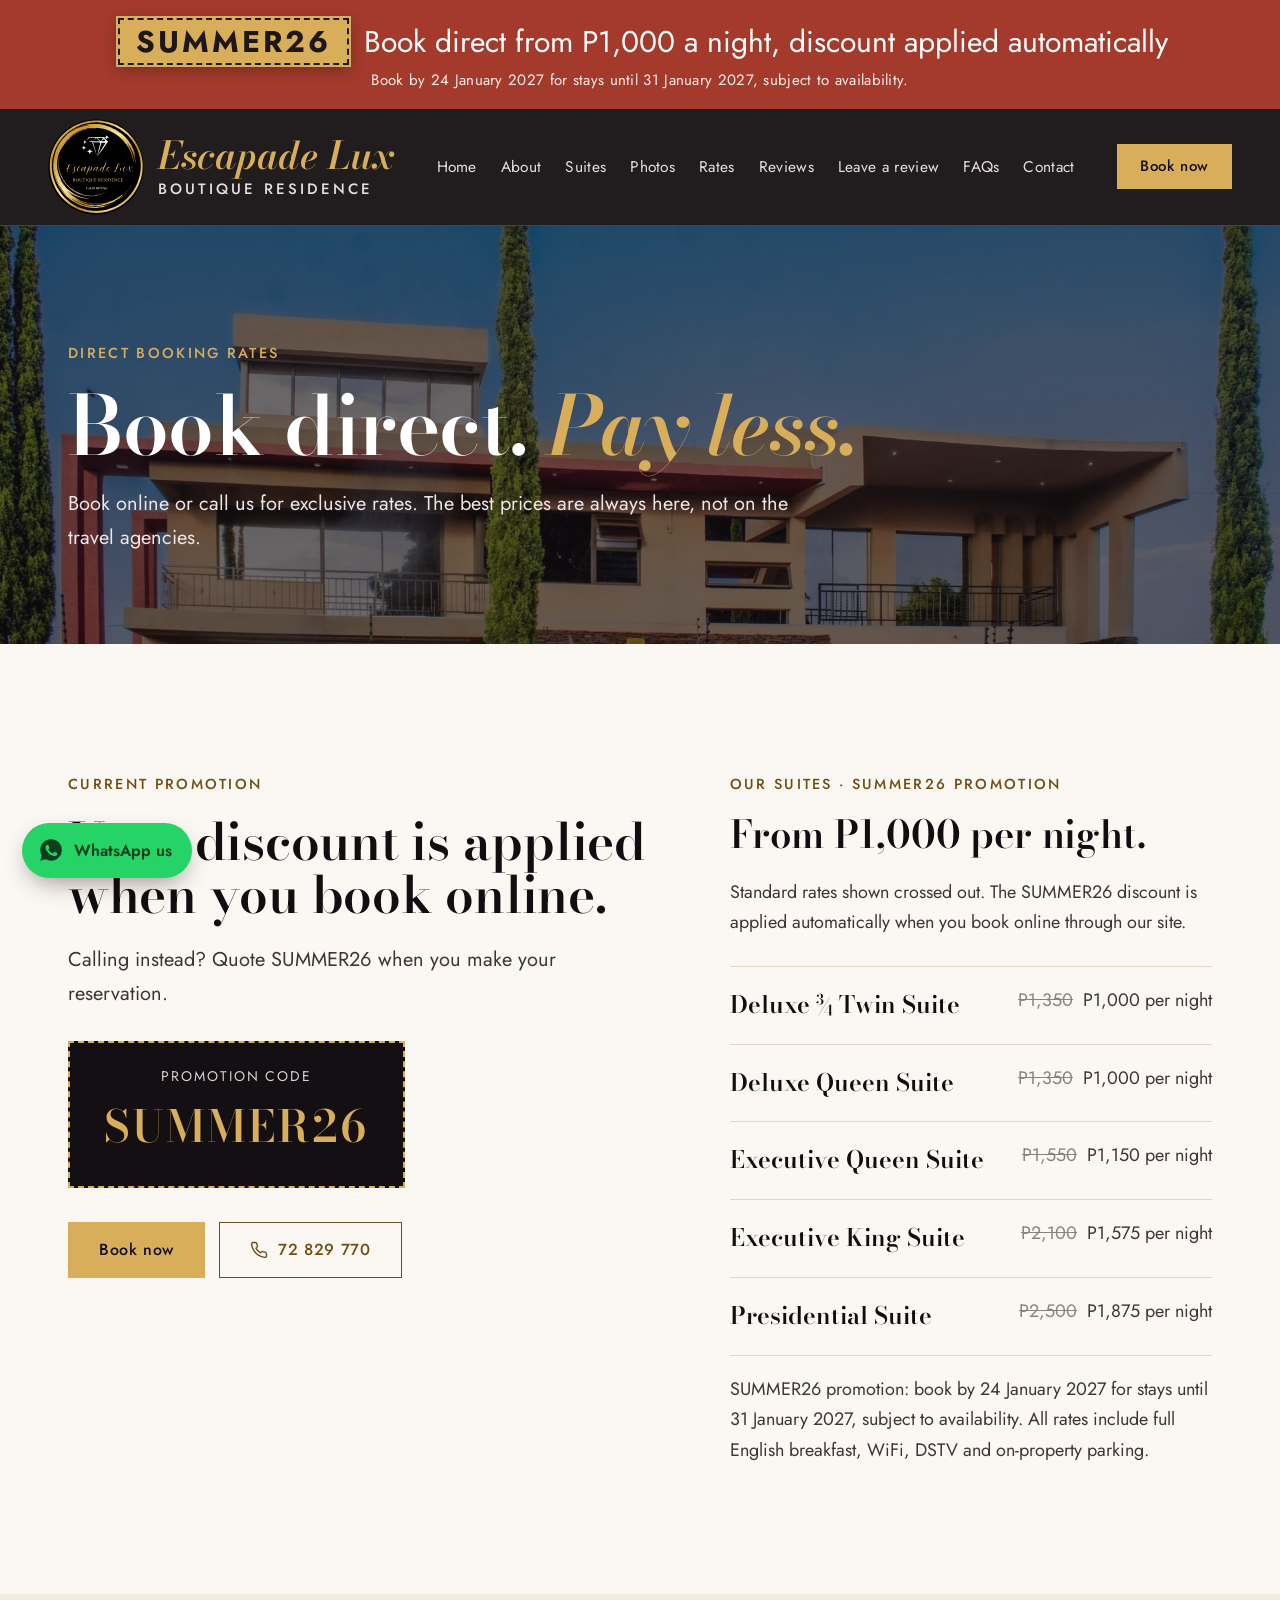
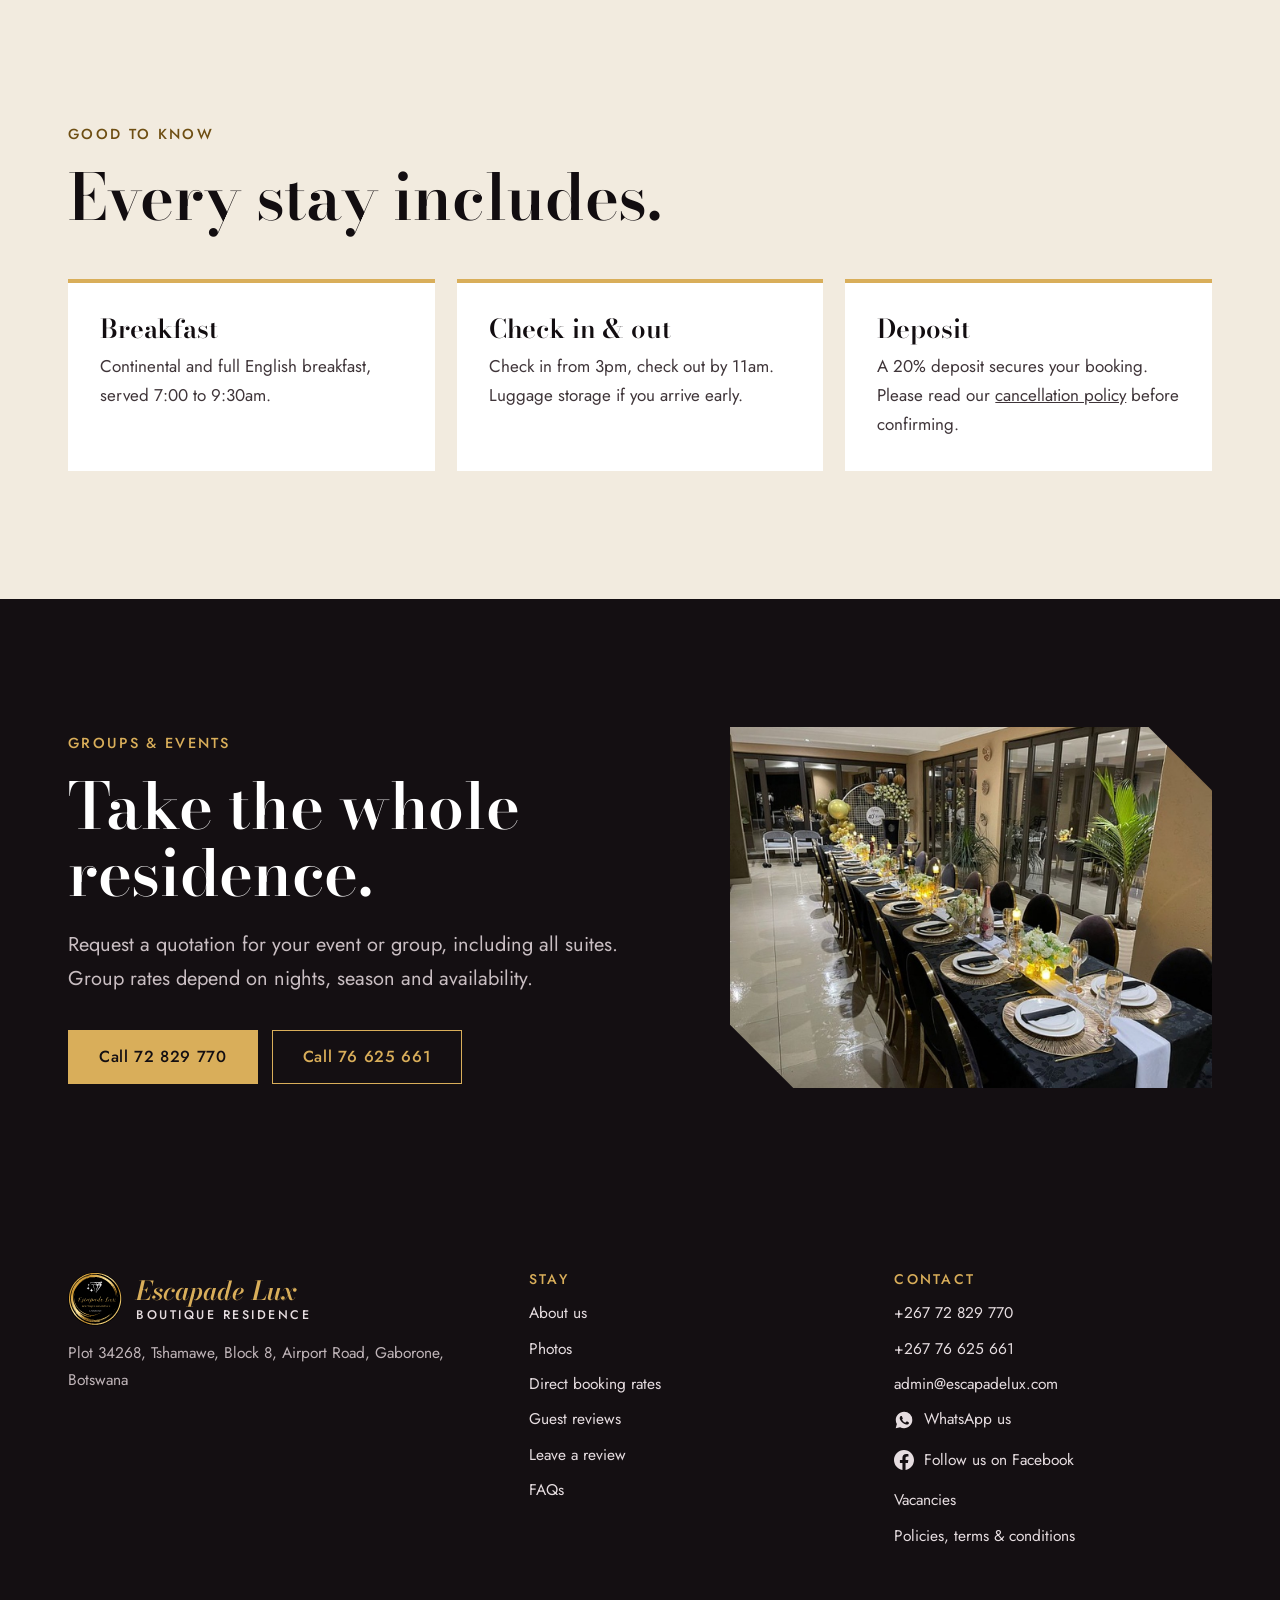
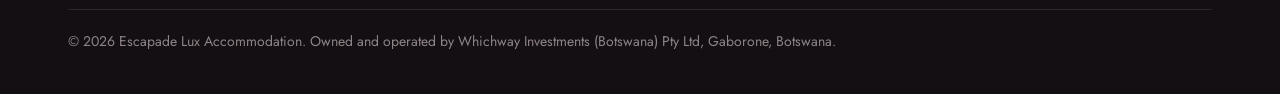
<file: rates.html>
<!doctype html>
<html lang="en">
<head>
<meta charset="utf-8">
<meta name="viewport" content="width=device-width, initial-scale=1, viewport-fit=cover">
<title>Direct booking rates | Escapade Lux Boutique Residence</title>
<meta name="description" content="Book online or call us for exclusive direct rates at Escapade Lux, Gaborone.">
<meta name="theme-color" content="#140F12">
<link rel="icon" href="favicon.png">
<meta property="og:title" content="Direct booking rates | Escapade Lux Boutique Residence">
<meta property="og:description" content="Book online or call us for exclusive direct rates at Escapade Lux, Gaborone.">
<meta property="og:image" content="exterior.jpg">
<link rel="preload" href="bodoni.woff2" as="font" type="font/woff2" crossorigin>
<link rel="preload" href="jost.woff2" as="font" type="font/woff2" crossorigin>
<link rel="stylesheet" href="site.css">
</head>
<body id="top">
<a class="skip" href="#main">Skip to content</a>

<!-- PROMOTION STRIP: change the code when a promotion runs, or delete this whole <div> when none is on. -->
<!-- SUMMER26 PROMOTION: sells until 24 Jan 2027, stays until 31 Jan 2027. Revert banner and booking links after 24 Jan. -->
<div class="promo"><b>SUMMER26</b> Book direct from P1,000 a night, discount applied automatically<span style="display:block;font-size:max(12px,.5em);letter-spacing:.02em;margin-top:6px;opacity:.92">Book by 24 January 2027 for stays until 31 January 2027, subject to availability.</span></div>

<header>
  <div class="wrap">
    <a class="brand" href="index.html" aria-label="Escapade Lux home">
      <img src="logo.svg" alt="">
      <span>Escapade Lux<small>BOUTIQUE RESIDENCE</small></span>
    </a>
    <nav aria-label="Main"><ul>
      <li><a href="index.html">Home</a></li>
      <li><a href="about.html">About</a></li>
      <li><a href="index.html#suites">Suites</a></li>
      <li><a href="photos.html">Photos</a></li>
      <li><a href="rates.html">Rates</a></li>
      <li><a href="reviews.html">Reviews</a></li>
      <li><a href="leave-review.html">Leave a review</a></li>
      <li><a href="faq.html">FAQs</a></li>
      <li><a href="index.html#contact">Contact</a></li>
    </ul></nav>
    <a class="btn btn-gold" href="https://book-directonline.com/properties/escapadeluxaccommodation?promotion_code=SUMMER26" target="_blank" rel="noopener">Book now</a>
    <button class="menu-btn" type="button" aria-label="Open menu" aria-expanded="false" aria-controls="mnav"><span></span><span></span><span></span></button>
  </div>
  <nav class="mnav" id="mnav" aria-label="Mobile" hidden><ul>
    <li><a href="index.html">Home</a></li>
    <li><a href="about.html">About</a></li>
    <li><a href="index.html#suites">Suites</a></li>
    <li><a href="photos.html">Photos</a></li>
    <li><a href="rates.html">Rates</a></li>
    <li><a href="reviews.html">Reviews</a></li>
    <li><a href="leave-review.html">Leave a review</a></li>
    <li><a href="faq.html">FAQs</a></li>
    <li><a href="index.html#contact">Contact</a></li>
    <li><a href="vacancies.html">Vacancies</a></li>
    <li><a href="policies.html">Policies &amp; terms</a></li>
  </ul></nav>
</header>

<main id="main">
<section class="page-hero">
  <img src="exterior.jpg" alt="">
  <div class="wrap">
    <span class="eyebrow">DIRECT BOOKING RATES</span>
    <h1>Book direct. <em>Pay less.</em></h1>
    <p>Book online or call us for exclusive rates. The best prices are always here, not on the travel agencies.</p>
  </div>
</section>

<section class="sec">
  <div class="wrap two">
    <div>
      <span class="eyebrow">CURRENT PROMOTION</span>
      <h2 style="font-size:clamp(34px,4vw,54px)">Your discount is applied when you book online.</h2>
      <p class="lead">Calling instead? Quote SUMMER26 when you make your reservation.</p>
      <!-- PROMOTION CODE: change it here and in the red strip at the top of every page -->
      <div class="promo-box"><small>PROMOTION CODE</small><b>SUMMER26</b></div>
      <div class="hero-actions"><a class="btn btn-gold" href="https://book-directonline.com/properties/escapadeluxaccommodation?promotion_code=SUMMER26" target="_blank" rel="noopener">Book now</a><a class="btn btn-line dark-line" href="tel:+26772829770"><svg viewBox="0 0 24 24" fill="none" stroke="currentColor" stroke-width="1.8" stroke-linecap="round" stroke-linejoin="round"><path d="M22 16.9v3a2 2 0 0 1-2.2 2 19.8 19.8 0 0 1-8.6-3.1 19.5 19.5 0 0 1-6-6A19.8 19.8 0 0 1 2.1 4.2 2 2 0 0 1 4.1 2h3a2 2 0 0 1 2 1.7c.1.9.4 1.8.7 2.7a2 2 0 0 1-.5 2.1L8 9.8a16 16 0 0 0 6 6l1.3-1.3a2 2 0 0 1 2.1-.4c.9.3 1.8.6 2.7.7a2 2 0 0 1 1.7 2z"/></svg>72 829 770</a></div>
    </div>
    <div>
      <!-- SUMMER26 PROMOTION RATES: standard rates crossed out. After 31 Jan 2027 remove the <s> prices and the promotion lines (also faq.html and the banner). -->
      <span class="eyebrow">OUR SUITES · SUMMER26 PROMOTION</span>
      <h2 style="font-size:clamp(30px,3vw,42px)">From P1,000 per night.</h2>
      <p class="lead" style="font-size:18px">Standard rates shown crossed out. The SUMMER26 discount is applied automatically when you book online through our site.</p>
      <ul class="suite-list">
        <li><b>Deluxe ¾ Twin Suite</b><span><s style="opacity:.6">P1,350</s> &nbsp;P1,000 per night</span></li>
        <li><b>Deluxe Queen Suite</b><span><s style="opacity:.6">P1,350</s> &nbsp;P1,000 per night</span></li>
        <li><b>Executive Queen Suite</b><span><s style="opacity:.6">P1,550</s> &nbsp;P1,150 per night</span></li>
        <li><b>Executive King Suite</b><span><s style="opacity:.6">P2,100</s> &nbsp;P1,575 per night</span></li>
        <li><b>Presidential Suite</b><span><s style="opacity:.6">P2,500</s> &nbsp;P1,875 per night</span></li>
      </ul>
      <p style="margin-top:18px;color:var(--muted)">SUMMER26 promotion: book by 24 January 2027 for stays until 31 January 2027, subject to availability. All rates include full English breakfast, WiFi, DSTV and on-property parking.</p>
    </div>
  </div>
</section>

<section class="sec" style="background:var(--sand-2)">
  <div class="wrap">
    <span class="eyebrow">GOOD TO KNOW</span>
    <h2>Every stay includes.</h2>
    <div class="rate-cards">
      <div class="rate-card"><h3>Breakfast</h3><p>Continental and full English breakfast, served 7:00 to 9:30am.</p></div>
      <div class="rate-card"><h3>Check in &amp; out</h3><p>Check in from 3pm, check out by 11am. Luggage storage if you arrive early.</p></div>
      <div class="rate-card"><h3>Deposit</h3><p>A 20% deposit secures your booking. Please read our <a href="policies.html">cancellation policy</a> before confirming.</p></div>
    </div>
  </div>
</section>

<section class="sec dark" id="events">
  <div class="wrap two" style="align-items:center">
    <div>
      <span class="eyebrow">GROUPS &amp; EVENTS</span>
      <h2>Take the whole residence.</h2>
      <p class="lead">Request a quotation for your event or group, including all suites. Group rates depend on nights, season and availability.</p>
      <div class="hero-actions"><a class="btn btn-gold" href="tel:+26772829770">Call 72 829 770</a><a class="btn btn-line" href="tel:+26776625661">Call 76 625 661</a></div>
    </div>
    <figure class="facet" style="margin:0;aspect-ratio:4/3"><img src="event-table.jpg" alt="Long dining table set for a celebration, with candles and white flowers" loading="lazy"></figure>
  </div>
</section>

</main>

<footer>
  <div class="wrap">
    <div class="foot-cols">
      <div>
        <a class="brand" href="index.html" aria-label="Escapade Lux home"><img src="logo.svg" alt="" style="width:54px;height:54px"><span>Escapade Lux<small>BOUTIQUE RESIDENCE</small></span></a>
        <p>Plot 34268, Tshamawe, Block 8, Airport Road, Gaborone, Botswana</p>
      </div>
      <div>
        <h4>STAY</h4>
        <ul>
          <li><a href="about.html">About us</a></li>
          <li><a href="photos.html">Photos</a></li>
          <li><a href="rates.html">Direct booking rates</a></li>
          <li><a href="reviews.html">Guest reviews</a></li>
          <li><a href="leave-review.html">Leave a review</a></li>
          <li><a href="faq.html">FAQs</a></li>
        </ul>
      </div>
      <div>
        <h4>CONTACT</h4>
        <ul>
          <li><a href="tel:+26772829770">+267 72 829 770</a></li>
          <li><a href="tel:+26776625661">+267 76 625 661</a></li>
          <li><a href="mailto:admin@escapadelux.com">admin@escapadelux.com</a></li>
          <li><a class="soc" href="https://wa.me/26776625661?text=Hello%20Escapade%20Lux%2C%20I%27d%20like%20to%20enquire%20about%20a%20booking." target="_blank" rel="noopener"><svg viewBox="0 0 24 24" fill="currentColor" aria-hidden="true"><path d="M12.04 2C6.58 2 2.13 6.45 2.13 11.91c0 1.75.46 3.45 1.32 4.95L2.05 22l5.25-1.38a9.9 9.9 0 0 0 4.74 1.21h.01c5.46 0 9.91-4.45 9.91-9.91A9.86 9.86 0 0 0 12.04 2zm5.8 14.13c-.24.68-1.42 1.3-1.95 1.34-.5.05-.97.23-3.27-.68-2.77-1.09-4.52-3.92-4.66-4.1-.13-.18-1.11-1.48-1.11-2.82 0-1.34.7-2 .95-2.27.25-.27.54-.34.72-.34h.52c.17 0 .39-.06.61.47.24.56.78 1.93.85 2.07.07.14.11.3.02.48-.09.18-.14.3-.27.46-.14.16-.29.36-.41.48-.14.14-.28.29-.12.56.16.27.71 1.17 1.52 1.9 1.05.93 1.93 1.22 2.2 1.36.27.14.43.11.59-.07.16-.18.68-.79.86-1.06.18-.27.36-.23.61-.14.25.09 1.59.75 1.86.89.27.14.45.2.52.32.07.11.07.66-.17 1.33z"/></svg>WhatsApp us</a></li>
          <li><a class="soc" href="https://www.facebook.com/share/19MFHfV8Jy/?mibextid=wwXIfr" target="_blank" rel="noopener"><svg viewBox="0 0 24 24" fill="currentColor" aria-hidden="true"><path d="M24 12.07C24 5.4 18.63 0 12 0S0 5.4 0 12.07C0 18.1 4.39 23.1 10.13 24v-8.44H7.08v-3.49h3.05V9.41c0-3.02 1.79-4.69 4.53-4.69 1.31 0 2.68.24 2.68.24v2.97h-1.51c-1.49 0-1.96.93-1.96 1.88v2.26h3.33l-.53 3.49h-2.8V24C19.61 23.1 24 18.1 24 12.07z"/></svg>Follow us on Facebook</a></li>
          <li><a href="vacancies.html">Vacancies</a></li>
          <li><a href="policies.html">Policies, terms &amp; conditions</a></li>
        </ul>
      </div>
    </div>
    <p class="legal">© <span id="yr">2026</span> Escapade Lux Accommodation. Owned and operated by Whichway Investments (Botswana) Pty Ltd, Gaborone, Botswana.</p>
  </div>
</footer>

<a class="wa-float" href="https://wa.me/26776625661?text=Hello%20Escapade%20Lux%2C%20I%27d%20like%20to%20enquire%20about%20a%20booking." target="_blank" rel="noopener" aria-label="Chat with us on WhatsApp"><svg viewBox="0 0 24 24" fill="currentColor" aria-hidden="true"><path d="M12.04 2C6.58 2 2.13 6.45 2.13 11.91c0 1.75.46 3.45 1.32 4.95L2.05 22l5.25-1.38a9.9 9.9 0 0 0 4.74 1.21h.01c5.46 0 9.91-4.45 9.91-9.91A9.86 9.86 0 0 0 12.04 2zm5.8 14.13c-.24.68-1.42 1.3-1.95 1.34-.5.05-.97.23-3.27-.68-2.77-1.09-4.52-3.92-4.66-4.1-.13-.18-1.11-1.48-1.11-2.82 0-1.34.7-2 .95-2.27.25-.27.54-.34.72-.34h.52c.17 0 .39-.06.61.47.24.56.78 1.93.85 2.07.07.14.11.3.02.48-.09.18-.14.3-.27.46-.14.16-.29.36-.41.48-.14.14-.28.29-.12.56.16.27.71 1.17 1.52 1.9 1.05.93 1.93 1.22 2.2 1.36.27.14.43.11.59-.07.16-.18.68-.79.86-1.06.18-.27.36-.23.61-.14.25.09 1.59.75 1.86.89.27.14.45.2.52.32.07.11.07.66-.17 1.33z"/></svg><span>WhatsApp us</span></a>

<div class="callbar">
  <a class="btn btn-gold" href="https://book-directonline.com/properties/escapadeluxaccommodation?promotion_code=SUMMER26" target="_blank" rel="noopener">Book now</a>
  <a class="btn btn-wa" href="https://wa.me/26776625661?text=Hello%20Escapade%20Lux%2C%20I%27d%20like%20to%20enquire%20about%20a%20booking." target="_blank" rel="noopener"><svg viewBox="0 0 24 24" fill="currentColor" aria-hidden="true"><path d="M12.04 2C6.58 2 2.13 6.45 2.13 11.91c0 1.75.46 3.45 1.32 4.95L2.05 22l5.25-1.38a9.9 9.9 0 0 0 4.74 1.21h.01c5.46 0 9.91-4.45 9.91-9.91A9.86 9.86 0 0 0 12.04 2zm5.8 14.13c-.24.68-1.42 1.3-1.95 1.34-.5.05-.97.23-3.27-.68-2.77-1.09-4.52-3.92-4.66-4.1-.13-.18-1.11-1.48-1.11-2.82 0-1.34.7-2 .95-2.27.25-.27.54-.34.72-.34h.52c.17 0 .39-.06.61.47.24.56.78 1.93.85 2.07.07.14.11.3.02.48-.09.18-.14.3-.27.46-.14.16-.29.36-.41.48-.14.14-.28.29-.12.56.16.27.71 1.17 1.52 1.9 1.05.93 1.93 1.22 2.2 1.36.27.14.43.11.59-.07.16-.18.68-.79.86-1.06.18-.27.36-.23.61-.14.25.09 1.59.75 1.86.89.27.14.45.2.52.32.07.11.07.66-.17 1.33z"/></svg>WhatsApp</a>
  <a class="btn btn-line" href="tel:+26772829770">Call</a>
</div>

<script>
  // Home / logo on the home page: smooth scroll to the very top
  document.querySelectorAll('a[href="index.html"]').forEach(a=>a.addEventListener('click',e=>{
    if(/(^|\/)(index\.html)?$/.test(location.pathname)){e.preventDefault();window.scrollTo({top:0,behavior:'smooth'});history.replaceState(null,'',location.pathname)}
  }));
  document.getElementById('yr').textContent=new Date().getFullYear();
  (function(){const b=document.querySelector('.menu-btn'),m=document.getElementById('mnav');if(!b)return;
    b.addEventListener('click',()=>{const o=m.hidden;m.hidden=!o;b.setAttribute('aria-expanded',o);b.classList.toggle('open',o)});
    m.querySelectorAll('a').forEach(a=>a.addEventListener('click',()=>{m.hidden=true;b.classList.remove('open');b.setAttribute('aria-expanded','false')}));})();
</script>
</body>
</html>
</file>
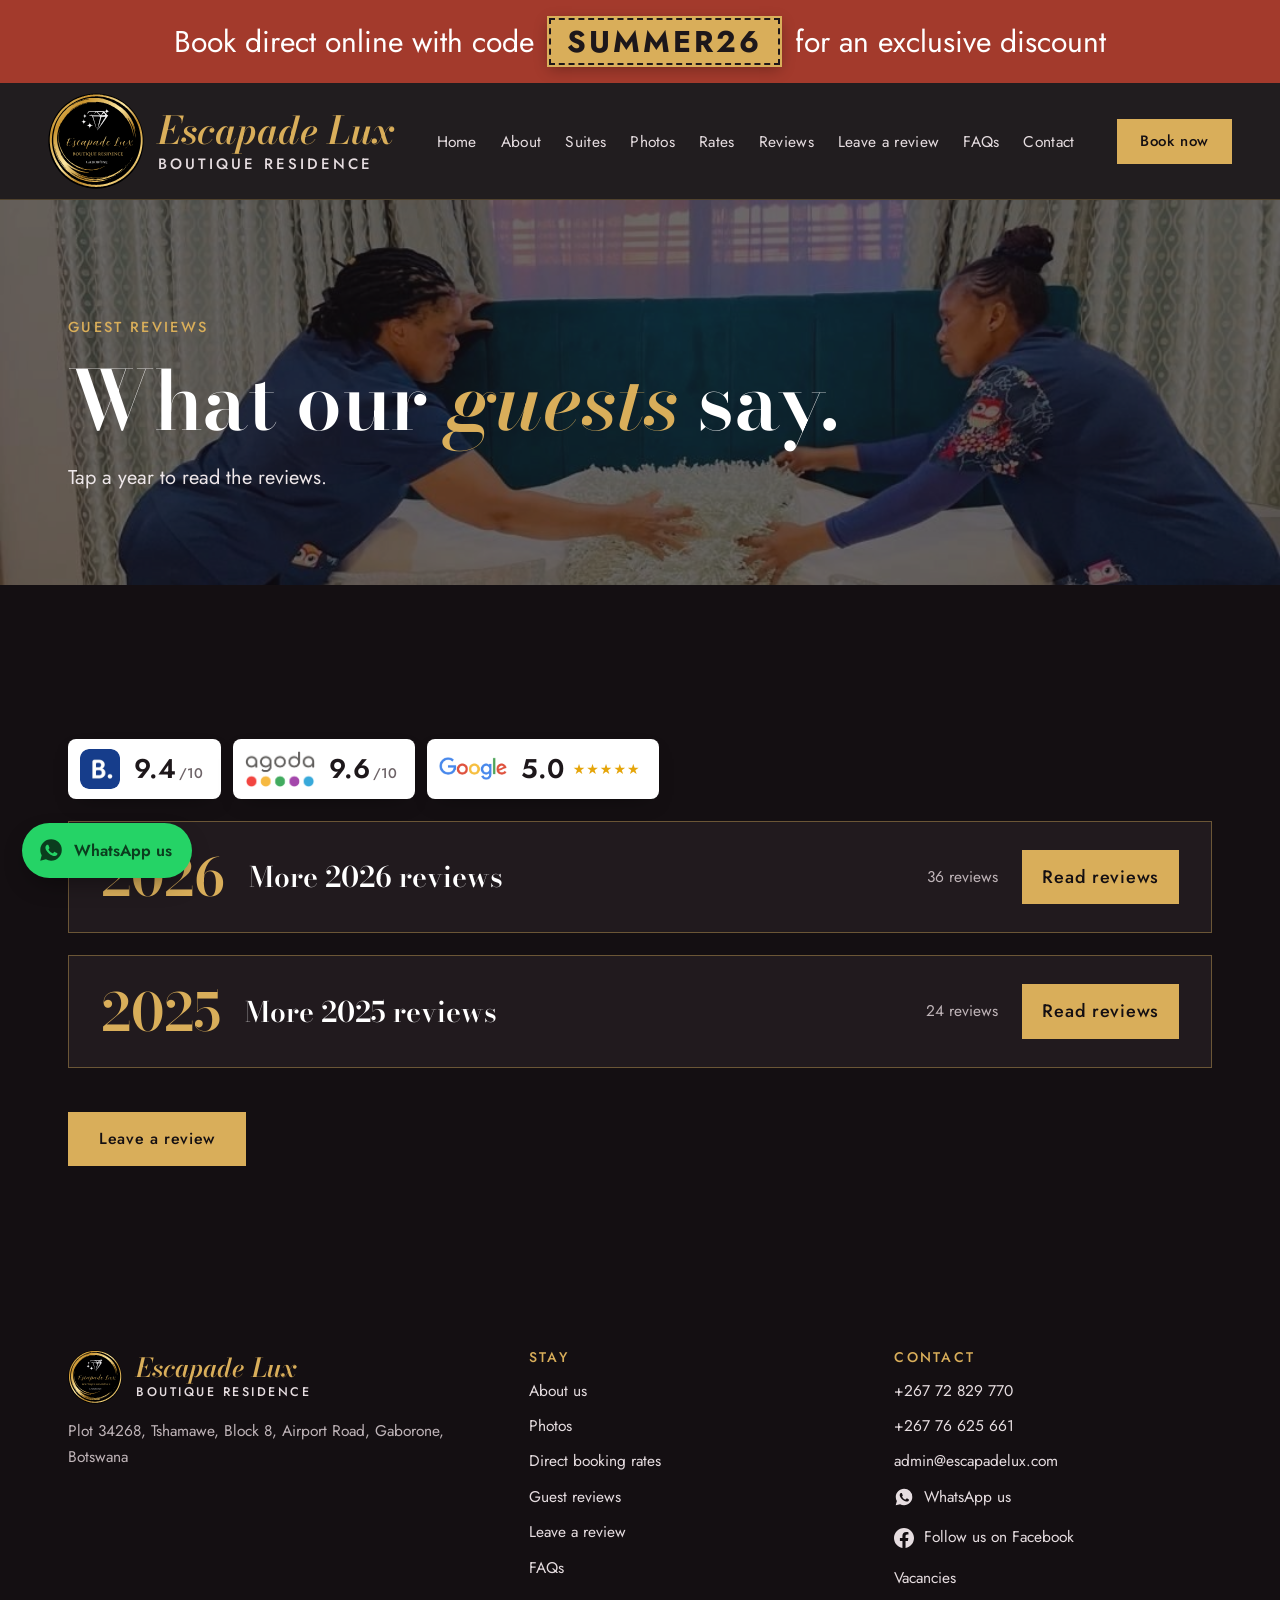
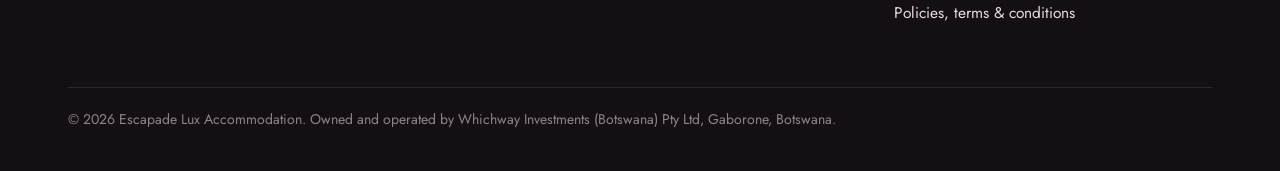
<file: reviews.html>
<!doctype html>
<html lang="en">
<head>
<meta charset="utf-8">
<meta name="viewport" content="width=device-width, initial-scale=1, viewport-fit=cover">
<title>Guest reviews | Escapade Lux Boutique Residence</title>
<meta name="description" content="What our guests say about Escapade Lux, Gaborone.">
<meta name="theme-color" content="#140F12">
<link rel="icon" href="favicon.png">
<meta property="og:title" content="Guest reviews | Escapade Lux Boutique Residence">
<meta property="og:description" content="What our guests say about Escapade Lux, Gaborone.">
<meta property="og:image" content="exterior.jpg">
<link rel="preload" href="bodoni.woff2" as="font" type="font/woff2" crossorigin>
<link rel="preload" href="jost.woff2" as="font" type="font/woff2" crossorigin>
<link rel="stylesheet" href="site.css">
</head>
<body id="top">
<a class="skip" href="#main">Skip to content</a>

<!-- PROMOTION STRIP: change the code when a promotion runs, or delete this whole <div> when none is on. -->
<div class="promo">Book direct online with code <b>SUMMER26</b> for an exclusive discount</div>

<header>
  <div class="wrap">
    <a class="brand" href="index.html" aria-label="Escapade Lux home">
      <img src="logo.svg" alt="">
      <span>Escapade Lux<small>BOUTIQUE RESIDENCE</small></span>
    </a>
    <nav aria-label="Main"><ul>
      <li><a href="index.html">Home</a></li>
      <li><a href="about.html">About</a></li>
      <li><a href="index.html#suites">Suites</a></li>
      <li><a href="photos.html">Photos</a></li>
      <li><a href="rates.html">Rates</a></li>
      <li><a href="reviews.html">Reviews</a></li>
      <li><a href="leave-review.html">Leave a review</a></li>
      <li><a href="faq.html">FAQs</a></li>
      <li><a href="index.html#contact">Contact</a></li>
    </ul></nav>
    <a class="btn btn-gold" href="https://book-directonline.com/properties/escapadeluxaccommodation" target="_blank" rel="noopener">Book now</a>
    <button class="menu-btn" type="button" aria-label="Open menu" aria-expanded="false" aria-controls="mnav"><span></span><span></span><span></span></button>
  </div>
  <nav class="mnav" id="mnav" aria-label="Mobile" hidden><ul>
    <li><a href="index.html">Home</a></li>
    <li><a href="about.html">About</a></li>
    <li><a href="index.html#suites">Suites</a></li>
    <li><a href="photos.html">Photos</a></li>
    <li><a href="rates.html">Rates</a></li>
    <li><a href="reviews.html">Reviews</a></li>
    <li><a href="leave-review.html">Leave a review</a></li>
    <li><a href="faq.html">FAQs</a></li>
    <li><a href="index.html#contact">Contact</a></li>
    <li><a href="vacancies.html">Vacancies</a></li>
    <li><a href="policies.html">Policies &amp; terms</a></li>
  </ul></nav>
</header>

<main id="main">
<section class="page-hero">
  <img src="service.jpg" alt="">
  <div class="wrap">
    <span class="eyebrow">GUEST REVIEWS</span>
    <h1>What our <em>guests</em> say.</h1>
    <p>Tap a year to read the reviews.</p>
  </div>
</section>

<section class="sec reviews">
  <div class="wrap">
    <div class="ratings" aria-label="Guest ratings">
  <div class="rating"><img class="r-bk" src="booking.png" alt="Booking.com" width="40" height="40"><b>9.4<small>/10</small></b></div>
  <div class="rating"><img class="r-ag" src="agoda.png" alt="Agoda" width="70" height="36"><b>9.6<small>/10</small></b></div>
  <div class="rating"><img class="r-gg" src="google.png" alt="Google" width="68" height="23"><b>5.0<i>★★★★★</i></b></div>
</div>
    <details class="yr">
  <summary><span class="yr-y">2026</span><span class="yr-t">More 2026 reviews</span><span class="yr-n">36 reviews</span><span class="yr-cta">Read reviews</span></summary>
  <div class="rev-grid"><figure class="rev"><div><div class="stars" aria-label="Five stars">★★★★★</div><blockquote style="margin-top:14px">“I had a wonderful stay at this guest house! The place was exceptionally clean, the staff were friendly and welcoming, and the breakfast was absolutely delicious. It was definitely worth every penny we paid. Overall, a great experience, and I would happily recommend it to anyone looking for a comfortable and pleasant stay. I would definitely visit again!”</blockquote></div><figcaption><b>Boingotlo Ranko (Facebook)</b>Worth every penny, Nov 2026</figcaption></figure><figure class="rev"><div><div class="stars" aria-label="Five stars">★★★★★</div><blockquote style="margin-top:14px">“Stylish designer hotel on the outskirts of the city. Close to the airport and the airport shopping mall. Very good breakfast. Internet very fast.”</blockquote></div><figcaption><b>Torsten (Germany)</b>Stylish designer hotel, 5 Nov 2026 (translated from German)</figcaption></figure><figure class="rev"><div><div class="stars" aria-label="Five stars">★★★★★</div><blockquote style="margin-top:14px">“The staff were amazing. There was a genuine willingness to help by all staff. Cynthia stood out in her willingness to offer advice and tips. Chef Masego makes one of the best English breakfasts I’ve had in a while. Both go above and beyond what is required. Also, the place was spotless and is very close to the Airport Junction Mall.”</blockquote></div><figcaption><b>NH Alam (New Zealand)</b>Above and beyond, 28 Oct 2026</figcaption></figure><figure class="rev"><div><div class="stars" aria-label="Five stars">★★★★★</div><blockquote style="margin-top:14px">“It felt VVIP, with a home-away-from-home feeling. They allowed me to be lazy and they took care of me. Your private cinema is the cherry on top. I will always book Escapade Lux when I visit Botswana.”</blockquote></div><figcaption><b>Thabo (South Africa)</b>It felt VVIP, 25 Oct 2026</figcaption></figure><figure class="rev"><div><div class="stars" aria-label="Five stars">★★★★★</div><blockquote style="margin-top:14px">“The place is awesome. The rooms are very big, clean and beautifully furnished, and the interior design is out of this world. Breakfast was excellent, fit for a king. The hospitality was excellent and the staff very friendly. Definitely going back. Masego, thank you very much for hosting us.”</blockquote></div><figcaption><b>Phumuza (South Africa)</b>Fit for a king, Oct 2026</figcaption></figure><figure class="rev"><div><div class="stars" aria-label="Five stars">★★★★★</div><blockquote style="margin-top:14px">“A home away from home. Very warm hospitality, and the aesthetic is top tier. Thanks a lot!”</blockquote></div><figcaption><b>Reabetswe</b>A home away from home, 25 Oct 2026</figcaption></figure><figure class="rev"><div><div class="stars" aria-label="Five stars">★★★★★</div><blockquote style="margin-top:14px">“Everything. The property is very good.”</blockquote></div><figcaption><b>Tshepo (South Africa)</b>Best place in Gabs, 25 Oct 2026</figcaption></figure><figure class="rev"><div><div class="stars" aria-label="Five stars">★★★★★</div><blockquote style="margin-top:14px">“Really good for a one-night stop near the airport. Very clean, luxurious, modern accommodation, and great value for money.”</blockquote></div><figcaption><b>Helen (United Kingdom)</b>Perfect near the airport, 25 Oct 2026</figcaption></figure><figure class="rev"><div><div class="stars" aria-label="Five stars">★★★★★</div><blockquote style="margin-top:14px">“The pool and the hospitality.”</blockquote></div><figcaption><b>Phakisho (South Africa)</b>Wonderful, 23 Oct 2026</figcaption></figure><figure class="rev"><div><div class="stars" aria-label="Five stars">★★★★★</div><blockquote style="margin-top:14px">“A hidden gem, which ticks all the boxes when you need a restful stay! Delicious!”</blockquote></div><figcaption><b>Marco (South Africa)</b>A hidden gem, 19 Oct 2026</figcaption></figure><figure class="rev"><div><div class="stars" aria-label="Five stars">★★★★★</div><blockquote style="margin-top:14px">“Wonderful, friendly, helpful staff. Very clean and modern, with an excellent breakfast.”</blockquote></div><figcaption><b>Steyn family (South Africa)</b>Highly recommended, 1 Oct 2026</figcaption></figure><figure class="rev"><div><div class="stars" aria-label="Five stars">★★★★★</div><blockquote style="margin-top:14px">“Their services are perfect, and the rooms and swimming pool are clean. We enjoyed their breakfast. They are always ready to assist.”</blockquote></div><figcaption><b>Ms Arinao I Rathogwa</b>Always ready to assist, 28 Sep 2026</figcaption></figure><figure class="rev"><div><div class="stars" aria-label="Five stars">★★★★★</div><blockquote style="margin-top:14px">“Amazing place, very beautiful and expensive-looking. The food is delicious; it felt like it was made with love. We felt very safe and comfortable.”</blockquote></div><figcaption><b>Tshepo</b>Amazing and beautiful, 27 Sep 2026</figcaption></figure><figure class="rev"><div><div class="stars" aria-label="Five stars">★★★★★</div><blockquote style="margin-top:14px">“I travelled with family from South Africa and we had a beautiful stay. Masego was a darling and the perfect host, very helpful and attentive to guests. I would definitely stay here again. The place is even better in person.”</blockquote></div><figcaption><b>Nomsa Nyalungu</b>Even better in person, 26 Sep 2026</figcaption></figure><figure class="rev"><div><div class="stars" aria-label="Five stars">★★★★★</div><blockquote style="margin-top:14px">“We had a beautiful stay. We were welcomed beautifully by the receptionist, Masego. We appreciate the great hospitality from everyone.”</blockquote></div><figcaption><b>Thobile</b>Welcomed beautifully, 26 Sep 2026</figcaption></figure><figure class="rev"><div><div class="stars" aria-label="Five stars">★★★★★</div><blockquote style="margin-top:14px">“Professional hospitality. Thank you, guys. Breakfast was excellent.”</blockquote></div><figcaption><b>Loveness</b>Professional hospitality, 19 Sep 2026</figcaption></figure><figure class="rev"><div><div class="stars" aria-label="Five stars">★★★★★</div><blockquote style="margin-top:14px">“Great style and concepts. It felt like an escape away from home.”</blockquote></div><figcaption><b>Lorato Paulos</b>An escape away from home, 16 Sep 2026</figcaption></figure><figure class="rev"><div><div class="stars" aria-label="Five stars">★★★★★</div><blockquote style="margin-top:14px">“We are pleased to let you know that our team that occupied your entire facility for five nights was very satisfied with your service. You kept all the promises you made prior to occupancy. Keep it up.”</blockquote></div><figcaption><b>Onward Chiteura (group booking)</b>Every promise kept, 15 Jul 2026</figcaption></figure><figure class="rev"><div><div class="stars" aria-label="Five stars">★★★★★</div><blockquote style="margin-top:14px">“We really enjoyed our stay in this fabulous guest house. Comfy rooms and beds, a great breakfast and a lovely host made our stay unforgettable. Ten out of ten! A wonderful hostess. We felt completely at home!”</blockquote></div><figcaption><b>Grotz family (Germany)</b>Fabulous stay, 6 Jul 2026</figcaption></figure><figure class="rev"><div><div class="stars" aria-label="Five stars">★★★★★</div><blockquote style="margin-top:14px">“Excellent stay! Clean and comfortable rooms, friendly staff, great service and a peaceful atmosphere. I highly recommend this guesthouse and would gladly stay here again.”</blockquote></div><figcaption><b>Lulama</b>Excellent stay, 20 Jun 2026</figcaption></figure><figure class="rev"><div><div class="stars" aria-label="Five stars">★★★★★</div><blockquote style="margin-top:14px">“I had one of the best stays ever! The staff were incredibly welcoming, friendly and always willing to assist. Their exceptional service made my experience truly memorable. I’ll definitely be coming back and would highly recommend it to others.”</blockquote></div><figcaption><b>Yive</b>Truly memorable, 8 Jun 2026</figcaption></figure><figure class="rev"><div><div class="stars" aria-label="Five stars">★★★★★</div><blockquote style="margin-top:14px">“10 out of 10 for everything.”</blockquote></div><figcaption><b>Chris</b>Wonderful, 2 Jun 2026</figcaption></figure><figure class="rev"><div><div class="stars" aria-label="Five stars">★★★★★</div><blockquote style="margin-top:14px">“A very beautiful, clean and state-of-the-art accommodation facility, situated in an exclusive part of Gaborone. Close to the airport and the best shopping malls. Friendly, knowledgeable staff and excellent room service. Delicious full English breakfast!”</blockquote></div><figcaption><b>Sydney Stander</b>Exclusive, 26 May 2026</figcaption></figure><figure class="rev"><div><div class="stars" aria-label="Five stars">★★★★★</div><blockquote style="margin-top:14px">“The architectural and interior design is way above average. Located in an upmarket, tranquil and safe suburb close to the airport, major shopping malls and restaurants. A clean and peaceful accommodation facility, with friendly staff and reliable security.”</blockquote></div><figcaption><b>Chris Stander</b>Exceptional and tranquil, 25 May 2026</figcaption></figure><figure class="rev"><div><div class="stars" aria-label="Five stars">★★★★★</div><blockquote style="margin-top:14px">“Excellent breakfast, great facilities, and very friendly and helpful staff. Very close to the airport.”</blockquote></div><figcaption><b>K Vordregger (Austria)</b>Exceptional, 15 May 2026</figcaption></figure><figure class="rev"><div><div class="stars" aria-label="Five stars">★★★★★</div><blockquote style="margin-top:14px">“The place has a pool, cinema, lawn, and everything about it is amazing, not forgetting the friendly staff. Thank you so much for hosting me. The place is so stunning and everyone was so happy. Thank you for the love and kindness; the most beautiful thing is the staff, they are so amazing. Please, guys, do not hesitate to book this amazing place.”</blockquote></div><figcaption><b>Warona</b>The staff are amazing, 10 May 2026</figcaption></figure><figure class="rev"><div><div class="stars" aria-label="Five stars">★★★★★</div><blockquote style="margin-top:14px">“The staff were friendly and very accommodating, and very helpful as well. The facilities are great too! We stayed at three different places and this was by far the best.”</blockquote></div><figcaption><b>Philisa</b>By far the best, 6 May 2026</figcaption></figure><figure class="rev"><div><div class="stars" aria-label="Five stars">★★★★★</div><blockquote style="margin-top:14px">“Comfortable, quiet, convenient, amazing. Convenient location, value for money, great breakfast.”</blockquote></div><figcaption><b>Ficke</b>Amazing, great breakfast, 20 Apr 2026</figcaption></figure><figure class="rev"><div><div class="stars" aria-label="Five stars">★★★★★</div><blockquote style="margin-top:14px">“Very friendly staff; we were well taken care of. We look forward to coming back! It is so homely, clean and luxurious.”</blockquote></div><figcaption><b>Portiah</b>Well taken care of, 10 Apr 2026</figcaption></figure><figure class="rev"><div><div class="stars" aria-label="Five stars">★★★★★</div><blockquote style="margin-top:14px">“A true sight for sore eyes! The décor is stunning. Walking into the room, I was immediately welcomed by a wonderful aroma that set the tone for a relaxing stay. The room was spotless and well organised, with thoughtful touches like a robe and slippers that made it extra luxurious. And the breakfast? Absolutely scrumptious, a perfect start to the day!”</blockquote></div><figcaption><b>Kay</b>The décor is stunning, 8 Apr 2026</figcaption></figure><figure class="rev"><div><div class="stars" aria-label="Five stars">★★★★★</div><blockquote style="margin-top:14px">“What an amazing stay at Escapade. The hospitality is top class and the staff are very friendly and accommodating to international guests like myself. Next time I come to Botswana I won’t scratch my head about where to sleep, as I have found a home.”</blockquote></div><figcaption><b>Albert</b>I found a new home, 4 Apr 2026</figcaption></figure><figure class="rev"><div><div class="stars" aria-label="Five stars">★★★★★</div><blockquote style="margin-top:14px">“Everything was brilliant, from the staff to the hospitality. The breakfast was exceptional as well, mouthwatering to say the least. A 10/10. Will definitely come back again.”</blockquote></div><figcaption><b>Gofiwa Molwantwa</b>Brilliant, exceptional, 29 Mar 2026</figcaption></figure><figure class="rev"><div><div class="stars" aria-label="Five stars">★★★★★</div><blockquote style="margin-top:14px">“Simply a home away from home. Had a great stay. Will definitely recommend it to other business travellers and for family holidays.”</blockquote></div><figcaption><b>Chris Maduka</b>Home away from home, 28 Mar 2026</figcaption></figure><figure class="rev"><div><div class="stars" aria-label="Five stars">★★★★★</div><blockquote style="margin-top:14px">“Fantastic. Quiet, great ambience, great breakfast and service.”</blockquote></div><figcaption><b>Anonymous</b>Ambience +++, 16 Mar 2026</figcaption></figure><figure class="rev"><div><div class="stars" aria-label="Five stars">★★★★★</div><blockquote style="margin-top:14px">“I recommend Escapade Lux to anyone looking for a chilled, private stay near the city. The service was top tier, from reception to housekeeping to breakfast. What more could anyone ask for? Keep it up, Escapade Lux. Best service ever. I 100% recommend it; it is worth the spend.”</blockquote></div><figcaption><b>Anthony Marata</b>Top tier, best ever, 15 Feb 2026</figcaption></figure><figure class="rev"><div><div class="stars" aria-label="Five stars">★★★★★</div><blockquote style="margin-top:14px">“Excellent in everything. I love the food and the cleanliness of the place. The aesthetics are out of this world. I’m in awe every time I go there.”</blockquote></div><figcaption><b>Lerato</b>Exceptional, 3 Jan 2026</figcaption></figure></div>
</details>
    <details class="yr">
  <summary><span class="yr-y">2025</span><span class="yr-t">More 2025 reviews</span><span class="yr-n">24 reviews</span><span class="yr-cta">Read reviews</span></summary>
  <div class="rev-grid"><figure class="rev"><div><div class="stars" aria-label="Five stars">★★★★★</div><blockquote style="margin-top:14px">“I enjoyed my night here. The staff were so nice and friendly. The food was also amazing, and no noise restrictions either.”</blockquote></div><figcaption><b>Tumelo</b>Amazing, 21 Dec 2025</figcaption></figure><figure class="rev"><div><div class="stars" aria-label="Five stars">★★★★★</div><blockquote style="margin-top:14px">“Very quiet and serene place. Will come back again. The customer service is wonderful.”</blockquote></div><figcaption><b>Keamogetse</b>Wonderful, 13 Dec 2025</figcaption></figure><figure class="rev"><div><div class="stars" aria-label="Five stars">★★★★★</div><blockquote style="margin-top:14px">“We had a wonderful stay here and would love to come back. The experience was lovely and the service exceptional. Masego has a friendly personality, with so much humility and a welcoming character.”</blockquote></div><figcaption><b>Keeme Ngewa</b>Masego is a jewel, 7 Dec 2025</figcaption></figure><figure class="rev"><div><div class="stars" aria-label="Five stars">★★★★★</div><blockquote style="margin-top:14px">“Very clean, spacious rooms, well equipped with all the necessary essentials. Great hospitality! Attentive, kind, friendly, informative and helpful staff. Excellent customer service. Highly recommend Escapade Lux Guesthouse.”</blockquote></div><figcaption><b>Nomthandazo</b>Great hospitality, 7 Dec 2025</figcaption></figure><figure class="rev"><div><div class="stars" aria-label="Five stars">★★★★★</div><blockquote style="margin-top:14px">“Escapade Lux, your reception is 💯. You have the best service, and Masego is a jewel. The room and meals are of international standard. I am obviously coming back, and I will recommend you any day.”</blockquote></div><figcaption><b>Kagiso</b>International standard, 30 Nov 2025</figcaption></figure><figure class="rev"><div><div class="stars" aria-label="Five stars">★★★★★</div><blockquote style="margin-top:14px">“We are so happy with the service. The food was really great and the facility is very clean. We will definitely come back and recommend the facility.”</blockquote></div><figcaption><b>Gopolang Kesolofetse</b>Food was really great, 23 Nov 2025</figcaption></figure><figure class="rev"><div><div class="stars" aria-label="Five stars">★★★★★</div><blockquote style="margin-top:14px">“Everything was the best: neat, clean and welcoming, and the staff were great. The best luxury experience.”</blockquote></div><figcaption><b>Boikhutso Tlhagiso</b>Best luxury experience, 23 Nov 2025</figcaption></figure><figure class="rev"><div><div class="stars" aria-label="Five stars">★★★★★</div><blockquote style="margin-top:14px">“The place is close to the airport. We got a free upgrade and everything was extremely clean and new. The bed was comfy and the staff were extremely helpful organising a taxi, and very responsive. We would definitely stay here again.”</blockquote></div><figcaption><b>Vicktoria</b>We got a free upgrade, 20 Nov 2025</figcaption></figure><figure class="rev"><div><div class="stars" aria-label="Five stars">★★★★★</div><blockquote style="margin-top:14px">“The service at Escapade Lux is so exceptional. The luxury rooms are so spacious and absolutely stunning. The food is delicious, the scenery breathtaking and the privacy they give you is just so good. I absolutely loved my stay and would 100% recommend it to anyone visiting Gaborone.”</blockquote></div><figcaption><b>Helena Tomas</b>Absolutely loved my stay, 15 Nov 2025</figcaption></figure><figure class="rev"><div><div class="stars" aria-label="Five stars">★★★★★</div><blockquote style="margin-top:14px">“Wonderful place. I recommend it to anyone who wants a peaceful and secure place to stay.”</blockquote></div><figcaption><b>Lucas Kgaphola</b>Wonderful place, 9 Nov 2025</figcaption></figure><figure class="rev"><div><div class="stars" aria-label="Five stars">★★★★★</div><blockquote style="margin-top:14px">“We had a wonderful stay. The facility is clean, the linen very clean. I normally carry my own fleece to use in hotels and lodges, but this time I found myself using the linen because it was so clean. The food was good, the reception was good. A wonderful home-away-from-home experience. Thank you.”</blockquote></div><figcaption><b>Tlhabologang Machobane</b>A wonderful stay, 28 Oct 2025</figcaption></figure><figure class="rev"><div><div class="stars" aria-label="Five stars">★★★★★</div><blockquote style="margin-top:14px">“Impeccable personalised customer service that exceeded my expectations. The luxe interior décor and ambience as you enter the villa set the tone for the five-star experience you will be hosted in. To top it off, breakfast was scrumptious. Whether you are in Gaborone for business or leisure, Escapade Lux Guesthouse is the place to stay.”</blockquote></div><figcaption><b>Masego Matsila (Mags Afri Tours)</b>Impeccable, 27 Oct 2025</figcaption></figure><figure class="rev"><div><div class="stars" aria-label="Five stars">★★★★★</div><blockquote style="margin-top:14px">“The reception and service here are out of this world. 10/10. The aesthetics are on another level; every room is well adorned with beautiful ornaments, and the finishes are amazing. The food! Oh, so heavenly, mouthful after mouthful.”</blockquote></div><figcaption><b>Mabo</b>Oh so heavenly, 26 Oct 2025</figcaption></figure><figure class="rev"><div><div class="stars" aria-label="Five stars">★★★★★</div><blockquote style="margin-top:14px">“The hospitality and service are always exceptional, and the breakfast is to die for. Thank you for making me feel at home. Keep up the exceptional service.”</blockquote></div><figcaption><b>Musawankosi Masinga</b>Always exceptional, 24 Oct 2025</figcaption></figure><figure class="rev"><div><div class="stars" aria-label="Five stars">★★★★★</div><blockquote style="margin-top:14px">“We’ve really had a great time here. The food, the staff, everything is amazing.”</blockquote></div><figcaption><b>Amogelang Selogelo</b>Everything is amazing, 30 Sep 2025</figcaption></figure><figure class="rev"><div><div class="stars" aria-label="Five stars">★★★★★</div><blockquote style="margin-top:14px">“I got to know about this place on Facebook and made my reservation while still in the USA. I communicated by email with the reservations team and they responded promptly. Good customer service, an immaculate place indeed, and very nice meals. I am so impressed and will surely come back. I highly recommend it.”</blockquote></div><figcaption><b>Sadie Mpho</b>I highly recommend, 3 Sep 2025</figcaption></figure><figure class="rev"><div><div class="stars" aria-label="Five stars">★★★★★</div><blockquote style="margin-top:14px">“The food is tewww good ❤️ The place has beautiful spots for pictures and great aesthetics. Everything is clean, from the cutlery to the rooms. The staff are so friendly, very lovely people. There is a lot to say, but it’s really a great place. You will feel like you are out of Botswana.”</blockquote></div><figcaption><b>Debrah</b>The food is tewww good, 10 Aug 2025</figcaption></figure><figure class="rev"><div><div class="stars" aria-label="Five stars">★★★★★</div><blockquote style="margin-top:14px">“Wonderful service. Great food. Impeccable WiFi. Comfort guaranteed.”</blockquote></div><figcaption><b>Emelda</b>Wonderful, 10 Aug 2025</figcaption></figure><figure class="rev"><div><div class="stars" aria-label="Five stars">★★★★★</div><blockquote style="margin-top:14px">“Beautiful place and a great host. Thank you. Highly recommended to anyone.”</blockquote></div><figcaption><b>Info Services</b>Beautiful place, 1 Aug 2025</figcaption></figure><figure class="rev"><div><div class="stars" aria-label="Five stars">★★★★★</div><blockquote style="margin-top:14px">“A great place for business travellers, families or holidaymakers. Homely, tastefully decorated, clean and in a serene neighbourhood: easily accessible, but far enough from the hustle and bustle of city life.”</blockquote></div><figcaption><b>John Ndung’u</b>Tastefully decorated, 25 Jul 2025</figcaption></figure><figure class="rev"><div><div class="stars" aria-label="Five stars">★★★★★</div><blockquote style="margin-top:14px">“There’s nothing like this in Gabs!”</blockquote></div><figcaption><b>Anonymous</b>Wow, 14 Jun 2025</figcaption></figure><figure class="rev"><div><div class="stars" aria-label="Five stars">★★★★★</div><blockquote style="margin-top:14px">“I’ve visited many hotels and guest houses, but Escapade Lux Guesthouse truly stands out! I had the best birthday celebration there. From the exceptional service to the cosy, comfortable beds, everything was perfect! The breakfast? Out of this world, and all included in your booking. Just book your stay and enjoy the full experience. It honestly feels like a luxury hotel!”</blockquote></div><figcaption><b>Newu Shashe</b>Truly stands out, 7 Jun 2025</figcaption></figure><figure class="rev"><div><div class="stars" aria-label="Five stars">★★★★★</div><blockquote style="margin-top:14px">“Escapade Lux Guesthouse is a hidden gem in Gaborone! From the warm hospitality to the luxurious comfort, everything exceeded my expectations. The breakfast? 10/10: smoothies, cappuccinos, English breakfast, you name it! Perfect for birthdays, getaways or a peaceful staycation. Located in Block 8, this place feels like a five-star hotel. Definitely going back. Highly recommended!”</blockquote></div><figcaption><b>Newo Shashe</b>Hidden gem, 6 Jun 2025</figcaption></figure><figure class="rev"><div><div class="stars" aria-label="Five stars">★★★★★</div><blockquote style="margin-top:14px">“I am not one to rave about an establishment, but Escapade Lux Guesthouse stole my heart. I wish I could give you a job tomorrow 😅 I found them on Booking.com and it looks like they are just opening. Tswana know how to do something! The owners really paid attention to detail. They are in Block 8, Gaborone.”</blockquote></div><figcaption><b>ReRe Valencia</b>I am not one to rave, 2 Jun 2025</figcaption></figure></div>
</details>
    <div class="hero-actions" style="margin-top:44px"><a class="btn btn-gold" href="leave-review.html">Leave a review</a></div>
  </div>
</section>

</main>

<footer>
  <div class="wrap">
    <div class="foot-cols">
      <div>
        <a class="brand" href="index.html" aria-label="Escapade Lux home"><img src="logo.svg" alt="" style="width:54px;height:54px"><span>Escapade Lux<small>BOUTIQUE RESIDENCE</small></span></a>
        <p>Plot 34268, Tshamawe, Block 8, Airport Road, Gaborone, Botswana</p>
      </div>
      <div>
        <h4>STAY</h4>
        <ul>
          <li><a href="about.html">About us</a></li>
          <li><a href="photos.html">Photos</a></li>
          <li><a href="rates.html">Direct booking rates</a></li>
          <li><a href="reviews.html">Guest reviews</a></li>
          <li><a href="leave-review.html">Leave a review</a></li>
          <li><a href="faq.html">FAQs</a></li>
        </ul>
      </div>
      <div>
        <h4>CONTACT</h4>
        <ul>
          <li><a href="tel:+26772829770">+267 72 829 770</a></li>
          <li><a href="tel:+26776625661">+267 76 625 661</a></li>
          <li><a href="mailto:admin@escapadelux.com">admin@escapadelux.com</a></li>
          <li><a class="soc" href="https://wa.me/26776625661?text=Hello%20Escapade%20Lux%2C%20I%27d%20like%20to%20enquire%20about%20a%20booking." target="_blank" rel="noopener"><svg viewBox="0 0 24 24" fill="currentColor" aria-hidden="true"><path d="M12.04 2C6.58 2 2.13 6.45 2.13 11.91c0 1.75.46 3.45 1.32 4.95L2.05 22l5.25-1.38a9.9 9.9 0 0 0 4.74 1.21h.01c5.46 0 9.91-4.45 9.91-9.91A9.86 9.86 0 0 0 12.04 2zm5.8 14.13c-.24.68-1.42 1.3-1.95 1.34-.5.05-.97.23-3.27-.68-2.77-1.09-4.52-3.92-4.66-4.1-.13-.18-1.11-1.48-1.11-2.82 0-1.34.7-2 .95-2.27.25-.27.54-.34.72-.34h.52c.17 0 .39-.06.61.47.24.56.78 1.93.85 2.07.07.14.11.3.02.48-.09.18-.14.3-.27.46-.14.16-.29.36-.41.48-.14.14-.28.29-.12.56.16.27.71 1.17 1.52 1.9 1.05.93 1.93 1.22 2.2 1.36.27.14.43.11.59-.07.16-.18.68-.79.86-1.06.18-.27.36-.23.61-.14.25.09 1.59.75 1.86.89.27.14.45.2.52.32.07.11.07.66-.17 1.33z"/></svg>WhatsApp us</a></li>
          <li><a class="soc" href="https://www.facebook.com/share/19MFHfV8Jy/?mibextid=wwXIfr" target="_blank" rel="noopener"><svg viewBox="0 0 24 24" fill="currentColor" aria-hidden="true"><path d="M24 12.07C24 5.4 18.63 0 12 0S0 5.4 0 12.07C0 18.1 4.39 23.1 10.13 24v-8.44H7.08v-3.49h3.05V9.41c0-3.02 1.79-4.69 4.53-4.69 1.31 0 2.68.24 2.68.24v2.97h-1.51c-1.49 0-1.96.93-1.96 1.88v2.26h3.33l-.53 3.49h-2.8V24C19.61 23.1 24 18.1 24 12.07z"/></svg>Follow us on Facebook</a></li>
          <li><a href="vacancies.html">Vacancies</a></li>
          <li><a href="policies.html">Policies, terms &amp; conditions</a></li>
        </ul>
      </div>
    </div>
    <p class="legal">© <span id="yr">2026</span> Escapade Lux Accommodation. Owned and operated by Whichway Investments (Botswana) Pty Ltd, Gaborone, Botswana.</p>
  </div>
</footer>

<a class="wa-float" href="https://wa.me/26776625661?text=Hello%20Escapade%20Lux%2C%20I%27d%20like%20to%20enquire%20about%20a%20booking." target="_blank" rel="noopener" aria-label="Chat with us on WhatsApp"><svg viewBox="0 0 24 24" fill="currentColor" aria-hidden="true"><path d="M12.04 2C6.58 2 2.13 6.45 2.13 11.91c0 1.75.46 3.45 1.32 4.95L2.05 22l5.25-1.38a9.9 9.9 0 0 0 4.74 1.21h.01c5.46 0 9.91-4.45 9.91-9.91A9.86 9.86 0 0 0 12.04 2zm5.8 14.13c-.24.68-1.42 1.3-1.95 1.34-.5.05-.97.23-3.27-.68-2.77-1.09-4.52-3.92-4.66-4.1-.13-.18-1.11-1.48-1.11-2.82 0-1.34.7-2 .95-2.27.25-.27.54-.34.72-.34h.52c.17 0 .39-.06.61.47.24.56.78 1.93.85 2.07.07.14.11.3.02.48-.09.18-.14.3-.27.46-.14.16-.29.36-.41.48-.14.14-.28.29-.12.56.16.27.71 1.17 1.52 1.9 1.05.93 1.93 1.22 2.2 1.36.27.14.43.11.59-.07.16-.18.68-.79.86-1.06.18-.27.36-.23.61-.14.25.09 1.59.75 1.86.89.27.14.45.2.52.32.07.11.07.66-.17 1.33z"/></svg><span>WhatsApp us</span></a>

<div class="callbar">
  <a class="btn btn-gold" href="https://book-directonline.com/properties/escapadeluxaccommodation" target="_blank" rel="noopener">Book now</a>
  <a class="btn btn-wa" href="https://wa.me/26776625661?text=Hello%20Escapade%20Lux%2C%20I%27d%20like%20to%20enquire%20about%20a%20booking." target="_blank" rel="noopener"><svg viewBox="0 0 24 24" fill="currentColor" aria-hidden="true"><path d="M12.04 2C6.58 2 2.13 6.45 2.13 11.91c0 1.75.46 3.45 1.32 4.95L2.05 22l5.25-1.38a9.9 9.9 0 0 0 4.74 1.21h.01c5.46 0 9.91-4.45 9.91-9.91A9.86 9.86 0 0 0 12.04 2zm5.8 14.13c-.24.68-1.42 1.3-1.95 1.34-.5.05-.97.23-3.27-.68-2.77-1.09-4.52-3.92-4.66-4.1-.13-.18-1.11-1.48-1.11-2.82 0-1.34.7-2 .95-2.27.25-.27.54-.34.72-.34h.52c.17 0 .39-.06.61.47.24.56.78 1.93.85 2.07.07.14.11.3.02.48-.09.18-.14.3-.27.46-.14.16-.29.36-.41.48-.14.14-.28.29-.12.56.16.27.71 1.17 1.52 1.9 1.05.93 1.93 1.22 2.2 1.36.27.14.43.11.59-.07.16-.18.68-.79.86-1.06.18-.27.36-.23.61-.14.25.09 1.59.75 1.86.89.27.14.45.2.52.32.07.11.07.66-.17 1.33z"/></svg>WhatsApp</a>
  <a class="btn btn-line" href="tel:+26772829770">Call</a>
</div>

<script>
  // Home / logo on the home page: smooth scroll to the very top
  document.querySelectorAll('a[href="index.html"]').forEach(a=>a.addEventListener('click',e=>{
    if(/(^|\/)(index\.html)?$/.test(location.pathname)){e.preventDefault();window.scrollTo({top:0,behavior:'smooth'});history.replaceState(null,'',location.pathname)}
  }));
  document.getElementById('yr').textContent=new Date().getFullYear();
  (function(){const b=document.querySelector('.menu-btn'),m=document.getElementById('mnav');if(!b)return;
    b.addEventListener('click',()=>{const o=m.hidden;m.hidden=!o;b.setAttribute('aria-expanded',o);b.classList.toggle('open',o)});
    m.querySelectorAll('a').forEach(a=>a.addEventListener('click',()=>{m.hidden=true;b.classList.remove('open');b.setAttribute('aria-expanded','false')}));})();
</script>
</body>
</html>
</file>
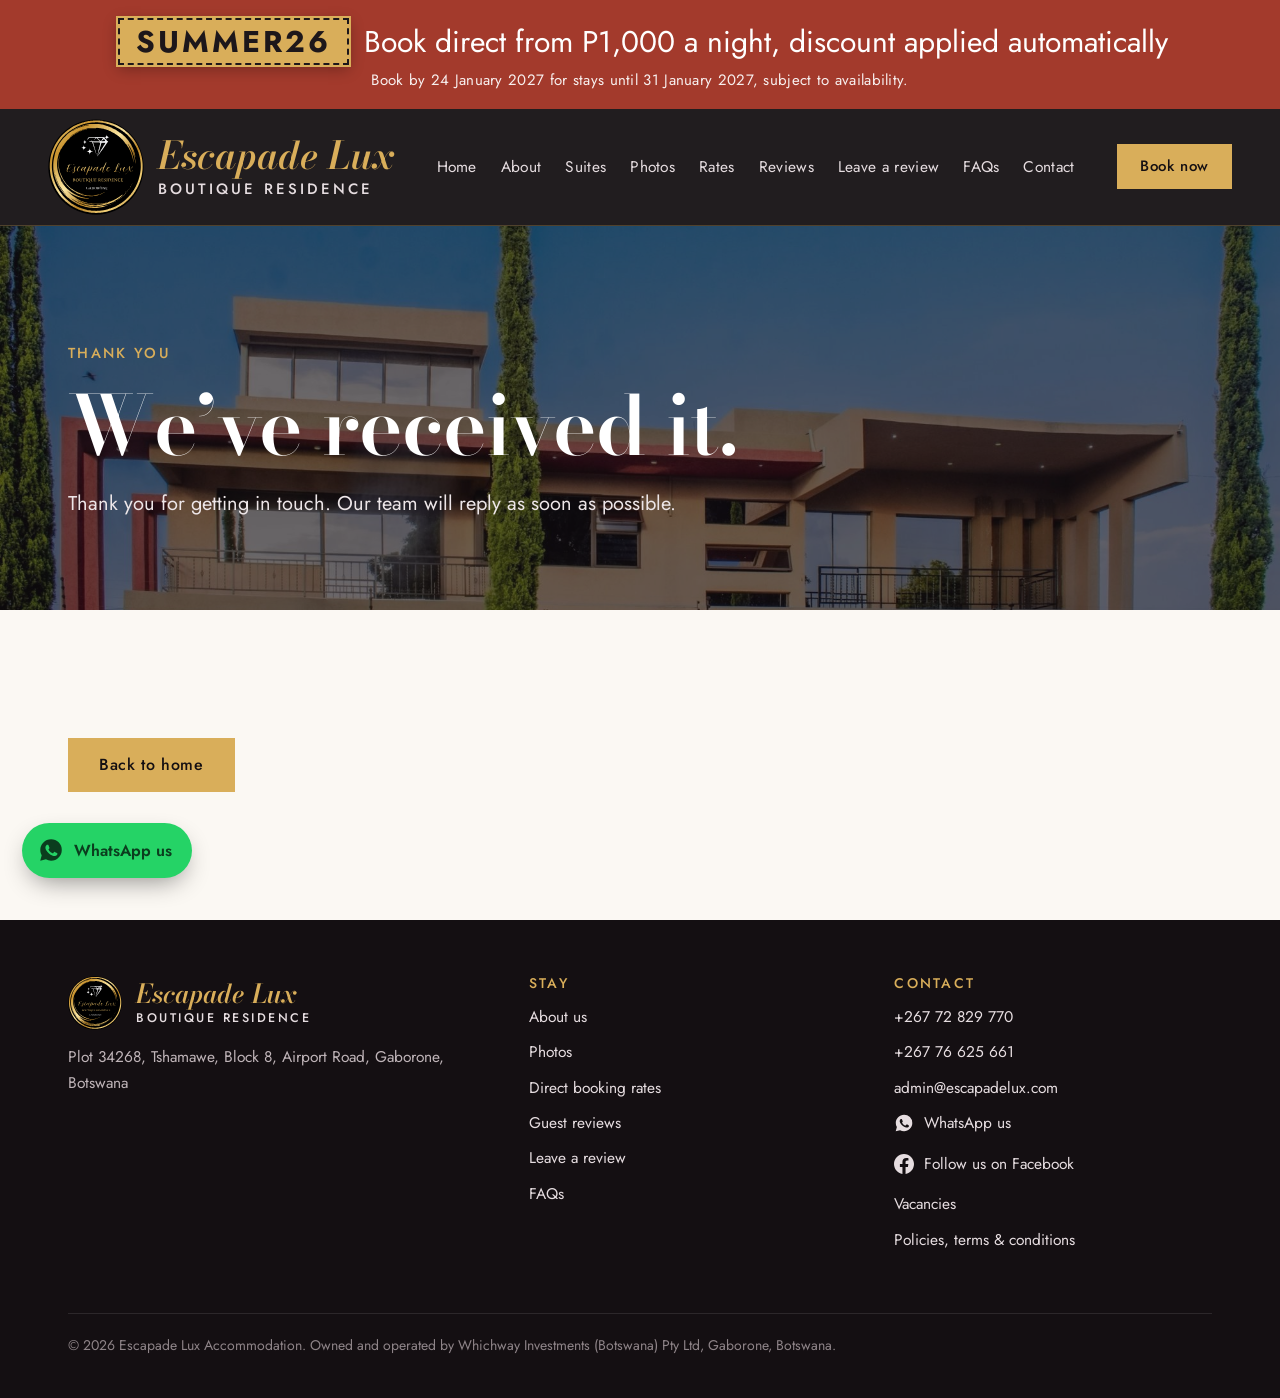
<file: thanks.html>
<!doctype html>
<html lang="en">
<head>
<meta charset="utf-8">
<meta name="viewport" content="width=device-width, initial-scale=1, viewport-fit=cover">
<title>Thank you | Escapade Lux Boutique Residence</title>
<meta name="description" content="Thank you.">
<meta name="theme-color" content="#140F12">
<link rel="icon" href="favicon.png">
<meta property="og:title" content="Thank you | Escapade Lux Boutique Residence">
<meta property="og:description" content="Thank you.">
<meta property="og:image" content="exterior.jpg">
<link rel="preload" href="bodoni.woff2" as="font" type="font/woff2" crossorigin>
<link rel="preload" href="jost.woff2" as="font" type="font/woff2" crossorigin>
<link rel="stylesheet" href="site.css">
<meta name="robots" content="noindex">
</head>
<body id="top">
<a class="skip" href="#main">Skip to content</a>

<!-- PROMOTION STRIP: change the code when a promotion runs, or delete this whole <div> when none is on. -->
<!-- SUMMER26 PROMOTION: sells until 24 Jan 2027, stays until 31 Jan 2027. Revert banner and booking links after 24 Jan. -->
<div class="promo"><b>SUMMER26</b> Book direct from P1,000 a night, discount applied automatically<span style="display:block;font-size:max(12px,.5em);letter-spacing:.02em;margin-top:6px;opacity:.92">Book by 24 January 2027 for stays until 31 January 2027, subject to availability.</span></div>

<header>
  <div class="wrap">
    <a class="brand" href="index.html" aria-label="Escapade Lux home">
      <img src="logo.svg" alt="">
      <span>Escapade Lux<small>BOUTIQUE RESIDENCE</small></span>
    </a>
    <nav aria-label="Main"><ul>
      <li><a href="index.html">Home</a></li>
      <li><a href="about.html">About</a></li>
      <li><a href="index.html#suites">Suites</a></li>
      <li><a href="photos.html">Photos</a></li>
      <li><a href="rates.html">Rates</a></li>
      <li><a href="reviews.html">Reviews</a></li>
      <li><a href="leave-review.html">Leave a review</a></li>
      <li><a href="faq.html">FAQs</a></li>
      <li><a href="index.html#contact">Contact</a></li>
    </ul></nav>
    <a class="btn btn-gold" href="https://book-directonline.com/properties/escapadeluxaccommodation?promotion_code=SUMMER26" target="_blank" rel="noopener">Book now</a>
    <button class="menu-btn" type="button" aria-label="Open menu" aria-expanded="false" aria-controls="mnav"><span></span><span></span><span></span></button>
  </div>
  <nav class="mnav" id="mnav" aria-label="Mobile" hidden><ul>
    <li><a href="index.html">Home</a></li>
    <li><a href="about.html">About</a></li>
    <li><a href="index.html#suites">Suites</a></li>
    <li><a href="photos.html">Photos</a></li>
    <li><a href="rates.html">Rates</a></li>
    <li><a href="reviews.html">Reviews</a></li>
    <li><a href="leave-review.html">Leave a review</a></li>
    <li><a href="faq.html">FAQs</a></li>
    <li><a href="index.html#contact">Contact</a></li>
    <li><a href="vacancies.html">Vacancies</a></li>
    <li><a href="policies.html">Policies &amp; terms</a></li>
  </ul></nav>
</header>

<main id="main">
<section class="page-hero">
  <img src="exterior.jpg" alt="">
  <div class="wrap">
    <span class="eyebrow">THANK YOU</span>
    <h1>We’ve received it.</h1>
    <p>Thank you for getting in touch. Our team will reply as soon as possible.</p>
  </div>
</section>

<section class="sec"><div class="wrap"><a class="btn btn-gold" href="index.html">Back to home</a></div></section>

</main>

<footer>
  <div class="wrap">
    <div class="foot-cols">
      <div>
        <a class="brand" href="index.html" aria-label="Escapade Lux home"><img src="logo.svg" alt="" style="width:54px;height:54px"><span>Escapade Lux<small>BOUTIQUE RESIDENCE</small></span></a>
        <p>Plot 34268, Tshamawe, Block 8, Airport Road, Gaborone, Botswana</p>
      </div>
      <div>
        <h4>STAY</h4>
        <ul>
          <li><a href="about.html">About us</a></li>
          <li><a href="photos.html">Photos</a></li>
          <li><a href="rates.html">Direct booking rates</a></li>
          <li><a href="reviews.html">Guest reviews</a></li>
          <li><a href="leave-review.html">Leave a review</a></li>
          <li><a href="faq.html">FAQs</a></li>
        </ul>
      </div>
      <div>
        <h4>CONTACT</h4>
        <ul>
          <li><a href="tel:+26772829770">+267 72 829 770</a></li>
          <li><a href="tel:+26776625661">+267 76 625 661</a></li>
          <li><a href="mailto:admin@escapadelux.com">admin@escapadelux.com</a></li>
          <li><a class="soc" href="https://wa.me/26776625661?text=Hello%20Escapade%20Lux%2C%20I%27d%20like%20to%20enquire%20about%20a%20booking." target="_blank" rel="noopener"><svg viewBox="0 0 24 24" fill="currentColor" aria-hidden="true"><path d="M12.04 2C6.58 2 2.13 6.45 2.13 11.91c0 1.75.46 3.45 1.32 4.95L2.05 22l5.25-1.38a9.9 9.9 0 0 0 4.74 1.21h.01c5.46 0 9.91-4.45 9.91-9.91A9.86 9.86 0 0 0 12.04 2zm5.8 14.13c-.24.68-1.42 1.3-1.95 1.34-.5.05-.97.23-3.27-.68-2.77-1.09-4.52-3.92-4.66-4.1-.13-.18-1.11-1.48-1.11-2.82 0-1.34.7-2 .95-2.27.25-.27.54-.34.72-.34h.52c.17 0 .39-.06.61.47.24.56.78 1.93.85 2.07.07.14.11.3.02.48-.09.18-.14.3-.27.46-.14.16-.29.36-.41.48-.14.14-.28.29-.12.56.16.27.71 1.17 1.52 1.9 1.05.93 1.93 1.22 2.2 1.36.27.14.43.11.59-.07.16-.18.68-.79.86-1.06.18-.27.36-.23.61-.14.25.09 1.59.75 1.86.89.27.14.45.2.52.32.07.11.07.66-.17 1.33z"/></svg>WhatsApp us</a></li>
          <li><a class="soc" href="https://www.facebook.com/share/19MFHfV8Jy/?mibextid=wwXIfr" target="_blank" rel="noopener"><svg viewBox="0 0 24 24" fill="currentColor" aria-hidden="true"><path d="M24 12.07C24 5.4 18.63 0 12 0S0 5.4 0 12.07C0 18.1 4.39 23.1 10.13 24v-8.44H7.08v-3.49h3.05V9.41c0-3.02 1.79-4.69 4.53-4.69 1.31 0 2.68.24 2.68.24v2.97h-1.51c-1.49 0-1.96.93-1.96 1.88v2.26h3.33l-.53 3.49h-2.8V24C19.61 23.1 24 18.1 24 12.07z"/></svg>Follow us on Facebook</a></li>
          <li><a href="vacancies.html">Vacancies</a></li>
          <li><a href="policies.html">Policies, terms &amp; conditions</a></li>
        </ul>
      </div>
    </div>
    <p class="legal">© <span id="yr">2026</span> Escapade Lux Accommodation. Owned and operated by Whichway Investments (Botswana) Pty Ltd, Gaborone, Botswana.</p>
  </div>
</footer>

<a class="wa-float" href="https://wa.me/26776625661?text=Hello%20Escapade%20Lux%2C%20I%27d%20like%20to%20enquire%20about%20a%20booking." target="_blank" rel="noopener" aria-label="Chat with us on WhatsApp"><svg viewBox="0 0 24 24" fill="currentColor" aria-hidden="true"><path d="M12.04 2C6.58 2 2.13 6.45 2.13 11.91c0 1.75.46 3.45 1.32 4.95L2.05 22l5.25-1.38a9.9 9.9 0 0 0 4.74 1.21h.01c5.46 0 9.91-4.45 9.91-9.91A9.86 9.86 0 0 0 12.04 2zm5.8 14.13c-.24.68-1.42 1.3-1.95 1.34-.5.05-.97.23-3.27-.68-2.77-1.09-4.52-3.92-4.66-4.1-.13-.18-1.11-1.48-1.11-2.82 0-1.34.7-2 .95-2.27.25-.27.54-.34.72-.34h.52c.17 0 .39-.06.61.47.24.56.78 1.93.85 2.07.07.14.11.3.02.48-.09.18-.14.3-.27.46-.14.16-.29.36-.41.48-.14.14-.28.29-.12.56.16.27.71 1.17 1.52 1.9 1.05.93 1.93 1.22 2.2 1.36.27.14.43.11.59-.07.16-.18.68-.79.86-1.06.18-.27.36-.23.61-.14.25.09 1.59.75 1.86.89.27.14.45.2.52.32.07.11.07.66-.17 1.33z"/></svg><span>WhatsApp us</span></a>

<div class="callbar">
  <a class="btn btn-gold" href="https://book-directonline.com/properties/escapadeluxaccommodation?promotion_code=SUMMER26" target="_blank" rel="noopener">Book now</a>
  <a class="btn btn-wa" href="https://wa.me/26776625661?text=Hello%20Escapade%20Lux%2C%20I%27d%20like%20to%20enquire%20about%20a%20booking." target="_blank" rel="noopener"><svg viewBox="0 0 24 24" fill="currentColor" aria-hidden="true"><path d="M12.04 2C6.58 2 2.13 6.45 2.13 11.91c0 1.75.46 3.45 1.32 4.95L2.05 22l5.25-1.38a9.9 9.9 0 0 0 4.74 1.21h.01c5.46 0 9.91-4.45 9.91-9.91A9.86 9.86 0 0 0 12.04 2zm5.8 14.13c-.24.68-1.42 1.3-1.95 1.34-.5.05-.97.23-3.27-.68-2.77-1.09-4.52-3.92-4.66-4.1-.13-.18-1.11-1.48-1.11-2.82 0-1.34.7-2 .95-2.27.25-.27.54-.34.72-.34h.52c.17 0 .39-.06.61.47.24.56.78 1.93.85 2.07.07.14.11.3.02.48-.09.18-.14.3-.27.46-.14.16-.29.36-.41.48-.14.14-.28.29-.12.56.16.27.71 1.17 1.52 1.9 1.05.93 1.93 1.22 2.2 1.36.27.14.43.11.59-.07.16-.18.68-.79.86-1.06.18-.27.36-.23.61-.14.25.09 1.59.75 1.86.89.27.14.45.2.52.32.07.11.07.66-.17 1.33z"/></svg>WhatsApp</a>
  <a class="btn btn-line" href="tel:+26772829770">Call</a>
</div>

<script>
  // Home / logo on the home page: smooth scroll to the very top
  document.querySelectorAll('a[href="index.html"]').forEach(a=>a.addEventListener('click',e=>{
    if(/(^|\/)(index\.html)?$/.test(location.pathname)){e.preventDefault();window.scrollTo({top:0,behavior:'smooth'});history.replaceState(null,'',location.pathname)}
  }));
  document.getElementById('yr').textContent=new Date().getFullYear();
  (function(){const b=document.querySelector('.menu-btn'),m=document.getElementById('mnav');if(!b)return;
    b.addEventListener('click',()=>{const o=m.hidden;m.hidden=!o;b.setAttribute('aria-expanded',o);b.classList.toggle('open',o)});
    m.querySelectorAll('a').forEach(a=>a.addEventListener('click',()=>{m.hidden=true;b.classList.remove('open');b.setAttribute('aria-expanded','false')}));})();
</script>
</body>
</html>
</file>
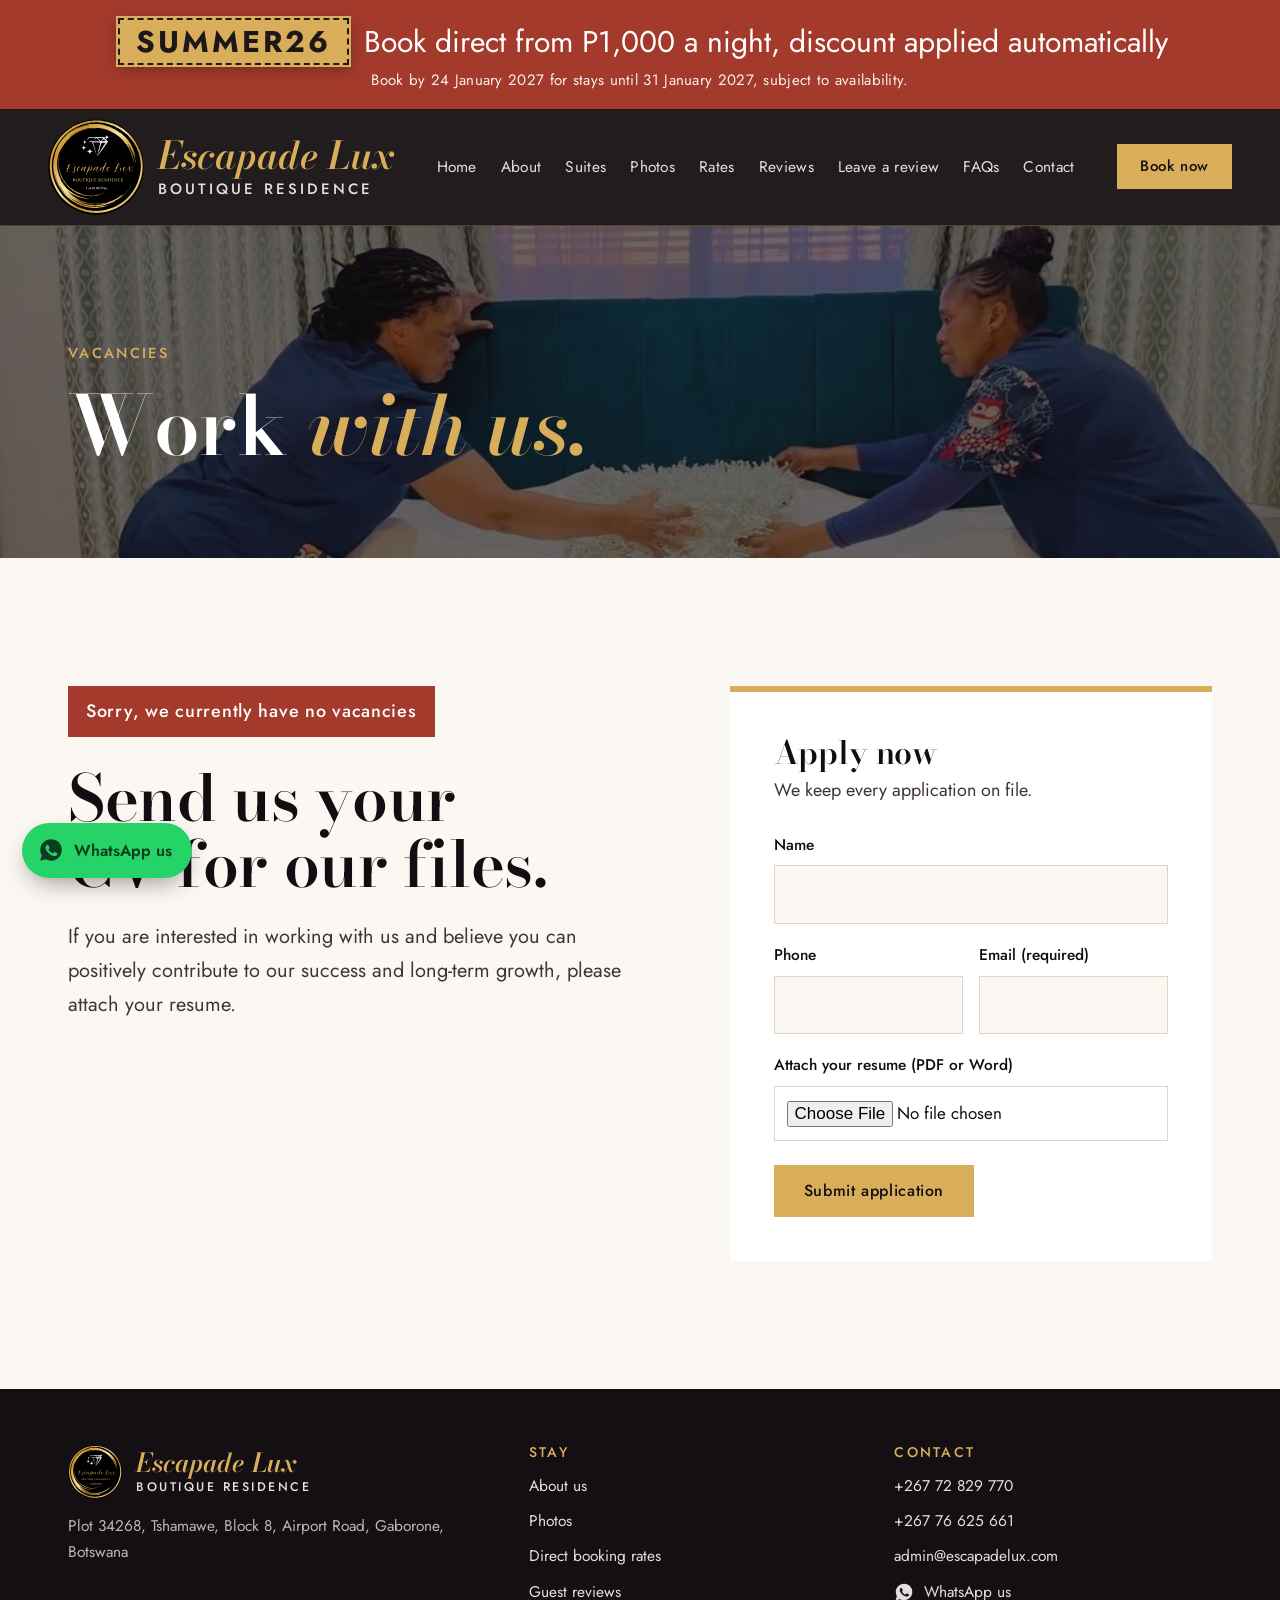
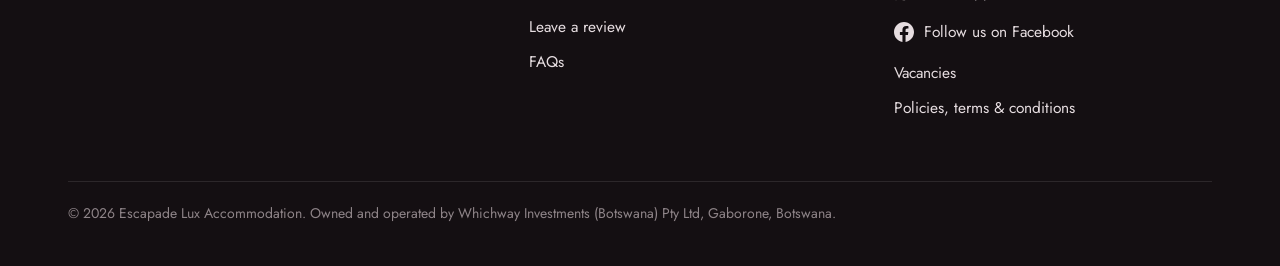
<file: vacancies.html>
<!doctype html>
<html lang="en">
<head>
<meta charset="utf-8">
<meta name="viewport" content="width=device-width, initial-scale=1, viewport-fit=cover">
<title>Vacancies | Escapade Lux Boutique Residence</title>
<meta name="description" content="Work with us at Escapade Lux, Gaborone.">
<meta name="theme-color" content="#140F12">
<link rel="icon" href="favicon.png">
<meta property="og:title" content="Vacancies | Escapade Lux Boutique Residence">
<meta property="og:description" content="Work with us at Escapade Lux, Gaborone.">
<meta property="og:image" content="exterior.jpg">
<link rel="preload" href="bodoni.woff2" as="font" type="font/woff2" crossorigin>
<link rel="preload" href="jost.woff2" as="font" type="font/woff2" crossorigin>
<link rel="stylesheet" href="site.css">
</head>
<body id="top">
<a class="skip" href="#main">Skip to content</a>

<!-- PROMOTION STRIP: change the code when a promotion runs, or delete this whole <div> when none is on. -->
<!-- SUMMER26 PROMOTION: sells until 24 Jan 2027, stays until 31 Jan 2027. Revert banner and booking links after 24 Jan. -->
<div class="promo"><b>SUMMER26</b> Book direct from P1,000 a night, discount applied automatically<span style="display:block;font-size:max(12px,.5em);letter-spacing:.02em;margin-top:6px;opacity:.92">Book by 24 January 2027 for stays until 31 January 2027, subject to availability.</span></div>

<header>
  <div class="wrap">
    <a class="brand" href="index.html" aria-label="Escapade Lux home">
      <img src="logo.svg" alt="">
      <span>Escapade Lux<small>BOUTIQUE RESIDENCE</small></span>
    </a>
    <nav aria-label="Main"><ul>
      <li><a href="index.html">Home</a></li>
      <li><a href="about.html">About</a></li>
      <li><a href="index.html#suites">Suites</a></li>
      <li><a href="photos.html">Photos</a></li>
      <li><a href="rates.html">Rates</a></li>
      <li><a href="reviews.html">Reviews</a></li>
      <li><a href="leave-review.html">Leave a review</a></li>
      <li><a href="faq.html">FAQs</a></li>
      <li><a href="index.html#contact">Contact</a></li>
    </ul></nav>
    <a class="btn btn-gold" href="https://book-directonline.com/properties/escapadeluxaccommodation?promotion_code=SUMMER26" target="_blank" rel="noopener">Book now</a>
    <button class="menu-btn" type="button" aria-label="Open menu" aria-expanded="false" aria-controls="mnav"><span></span><span></span><span></span></button>
  </div>
  <nav class="mnav" id="mnav" aria-label="Mobile" hidden><ul>
    <li><a href="index.html">Home</a></li>
    <li><a href="about.html">About</a></li>
    <li><a href="index.html#suites">Suites</a></li>
    <li><a href="photos.html">Photos</a></li>
    <li><a href="rates.html">Rates</a></li>
    <li><a href="reviews.html">Reviews</a></li>
    <li><a href="leave-review.html">Leave a review</a></li>
    <li><a href="faq.html">FAQs</a></li>
    <li><a href="index.html#contact">Contact</a></li>
    <li><a href="vacancies.html">Vacancies</a></li>
    <li><a href="policies.html">Policies &amp; terms</a></li>
  </ul></nav>
</header>

<main id="main">
<section class="page-hero">
  <img src="service.jpg" alt="">
  <div class="wrap">
    <span class="eyebrow">VACANCIES</span>
    <h1>Work <em>with us.</em></h1>
    
  </div>
</section>

<section class="sec">
  <div class="wrap two">
    <div>
      <span class="notice">Sorry, we currently have no vacancies</span>
      <h2 style="margin-top:28px">Send us your CV for our files.</h2>
      <p class="lead">If you are interested in working with us and believe you can positively contribute to our success and long-term growth, please attach your resume.</p>
    </div>
    <!-- Netlify Forms with file upload (max 8 MB). Submissions appear under Site > Forms. -->
    <form class="form" name="vacancies" method="POST" action="thanks.html" enctype="multipart/form-data" data-netlify="true" netlify-honeypot="company">
      <input type="hidden" name="form-name" value="vacancies">
      <p class="hp"><label>Leave blank <input name="company" tabindex="-1" autocomplete="off"></label></p>
      <h3>Apply now</h3>
      <p class="sub">We keep every application on file.</p>
      <div class="field"><label for="vn">Name</label><input id="vn" name="name" autocomplete="name" required></div>
      <div class="field-row">
        <div class="field"><label for="vp">Phone</label><input id="vp" name="phone" type="tel" autocomplete="tel"></div>
        <div class="field"><label for="ve">Email (required)</label><input id="ve" name="email" type="email" autocomplete="email" required></div>
      </div>
      <div class="field"><label for="vf">Attach your resume (PDF or Word)</label><input id="vf" name="resume" type="file" accept=".pdf,.doc,.docx"></div>
      <button class="btn btn-gold" type="submit">Submit application</button>
    </form>
  </div>
</section>

</main>

<footer>
  <div class="wrap">
    <div class="foot-cols">
      <div>
        <a class="brand" href="index.html" aria-label="Escapade Lux home"><img src="logo.svg" alt="" style="width:54px;height:54px"><span>Escapade Lux<small>BOUTIQUE RESIDENCE</small></span></a>
        <p>Plot 34268, Tshamawe, Block 8, Airport Road, Gaborone, Botswana</p>
      </div>
      <div>
        <h4>STAY</h4>
        <ul>
          <li><a href="about.html">About us</a></li>
          <li><a href="photos.html">Photos</a></li>
          <li><a href="rates.html">Direct booking rates</a></li>
          <li><a href="reviews.html">Guest reviews</a></li>
          <li><a href="leave-review.html">Leave a review</a></li>
          <li><a href="faq.html">FAQs</a></li>
        </ul>
      </div>
      <div>
        <h4>CONTACT</h4>
        <ul>
          <li><a href="tel:+26772829770">+267 72 829 770</a></li>
          <li><a href="tel:+26776625661">+267 76 625 661</a></li>
          <li><a href="mailto:admin@escapadelux.com">admin@escapadelux.com</a></li>
          <li><a class="soc" href="https://wa.me/26776625661?text=Hello%20Escapade%20Lux%2C%20I%27d%20like%20to%20enquire%20about%20a%20booking." target="_blank" rel="noopener"><svg viewBox="0 0 24 24" fill="currentColor" aria-hidden="true"><path d="M12.04 2C6.58 2 2.13 6.45 2.13 11.91c0 1.75.46 3.45 1.32 4.95L2.05 22l5.25-1.38a9.9 9.9 0 0 0 4.74 1.21h.01c5.46 0 9.91-4.45 9.91-9.91A9.86 9.86 0 0 0 12.04 2zm5.8 14.13c-.24.68-1.42 1.3-1.95 1.34-.5.05-.97.23-3.27-.68-2.77-1.09-4.52-3.92-4.66-4.1-.13-.18-1.11-1.48-1.11-2.82 0-1.34.7-2 .95-2.27.25-.27.54-.34.72-.34h.52c.17 0 .39-.06.61.47.24.56.78 1.93.85 2.07.07.14.11.3.02.48-.09.18-.14.3-.27.46-.14.16-.29.36-.41.48-.14.14-.28.29-.12.56.16.27.71 1.17 1.52 1.9 1.05.93 1.93 1.22 2.2 1.36.27.14.43.11.59-.07.16-.18.68-.79.86-1.06.18-.27.36-.23.61-.14.25.09 1.59.75 1.86.89.27.14.45.2.52.32.07.11.07.66-.17 1.33z"/></svg>WhatsApp us</a></li>
          <li><a class="soc" href="https://www.facebook.com/share/19MFHfV8Jy/?mibextid=wwXIfr" target="_blank" rel="noopener"><svg viewBox="0 0 24 24" fill="currentColor" aria-hidden="true"><path d="M24 12.07C24 5.4 18.63 0 12 0S0 5.4 0 12.07C0 18.1 4.39 23.1 10.13 24v-8.44H7.08v-3.49h3.05V9.41c0-3.02 1.79-4.69 4.53-4.69 1.31 0 2.68.24 2.68.24v2.97h-1.51c-1.49 0-1.96.93-1.96 1.88v2.26h3.33l-.53 3.49h-2.8V24C19.61 23.1 24 18.1 24 12.07z"/></svg>Follow us on Facebook</a></li>
          <li><a href="vacancies.html">Vacancies</a></li>
          <li><a href="policies.html">Policies, terms &amp; conditions</a></li>
        </ul>
      </div>
    </div>
    <p class="legal">© <span id="yr">2026</span> Escapade Lux Accommodation. Owned and operated by Whichway Investments (Botswana) Pty Ltd, Gaborone, Botswana.</p>
  </div>
</footer>

<a class="wa-float" href="https://wa.me/26776625661?text=Hello%20Escapade%20Lux%2C%20I%27d%20like%20to%20enquire%20about%20a%20booking." target="_blank" rel="noopener" aria-label="Chat with us on WhatsApp"><svg viewBox="0 0 24 24" fill="currentColor" aria-hidden="true"><path d="M12.04 2C6.58 2 2.13 6.45 2.13 11.91c0 1.75.46 3.45 1.32 4.95L2.05 22l5.25-1.38a9.9 9.9 0 0 0 4.74 1.21h.01c5.46 0 9.91-4.45 9.91-9.91A9.86 9.86 0 0 0 12.04 2zm5.8 14.13c-.24.68-1.42 1.3-1.95 1.34-.5.05-.97.23-3.27-.68-2.77-1.09-4.52-3.92-4.66-4.1-.13-.18-1.11-1.48-1.11-2.82 0-1.34.7-2 .95-2.27.25-.27.54-.34.72-.34h.52c.17 0 .39-.06.61.47.24.56.78 1.93.85 2.07.07.14.11.3.02.48-.09.18-.14.3-.27.46-.14.16-.29.36-.41.48-.14.14-.28.29-.12.56.16.27.71 1.17 1.52 1.9 1.05.93 1.93 1.22 2.2 1.36.27.14.43.11.59-.07.16-.18.68-.79.86-1.06.18-.27.36-.23.61-.14.25.09 1.59.75 1.86.89.27.14.45.2.52.32.07.11.07.66-.17 1.33z"/></svg><span>WhatsApp us</span></a>

<div class="callbar">
  <a class="btn btn-gold" href="https://book-directonline.com/properties/escapadeluxaccommodation?promotion_code=SUMMER26" target="_blank" rel="noopener">Book now</a>
  <a class="btn btn-wa" href="https://wa.me/26776625661?text=Hello%20Escapade%20Lux%2C%20I%27d%20like%20to%20enquire%20about%20a%20booking." target="_blank" rel="noopener"><svg viewBox="0 0 24 24" fill="currentColor" aria-hidden="true"><path d="M12.04 2C6.58 2 2.13 6.45 2.13 11.91c0 1.75.46 3.45 1.32 4.95L2.05 22l5.25-1.38a9.9 9.9 0 0 0 4.74 1.21h.01c5.46 0 9.91-4.45 9.91-9.91A9.86 9.86 0 0 0 12.04 2zm5.8 14.13c-.24.68-1.42 1.3-1.95 1.34-.5.05-.97.23-3.27-.68-2.77-1.09-4.52-3.92-4.66-4.1-.13-.18-1.11-1.48-1.11-2.82 0-1.34.7-2 .95-2.27.25-.27.54-.34.72-.34h.52c.17 0 .39-.06.61.47.24.56.78 1.93.85 2.07.07.14.11.3.02.48-.09.18-.14.3-.27.46-.14.16-.29.36-.41.48-.14.14-.28.29-.12.56.16.27.71 1.17 1.52 1.9 1.05.93 1.93 1.22 2.2 1.36.27.14.43.11.59-.07.16-.18.68-.79.86-1.06.18-.27.36-.23.61-.14.25.09 1.59.75 1.86.89.27.14.45.2.52.32.07.11.07.66-.17 1.33z"/></svg>WhatsApp</a>
  <a class="btn btn-line" href="tel:+26772829770">Call</a>
</div>

<script>
  // Home / logo on the home page: smooth scroll to the very top
  document.querySelectorAll('a[href="index.html"]').forEach(a=>a.addEventListener('click',e=>{
    if(/(^|\/)(index\.html)?$/.test(location.pathname)){e.preventDefault();window.scrollTo({top:0,behavior:'smooth'});history.replaceState(null,'',location.pathname)}
  }));
  document.getElementById('yr').textContent=new Date().getFullYear();
  (function(){const b=document.querySelector('.menu-btn'),m=document.getElementById('mnav');if(!b)return;
    b.addEventListener('click',()=>{const o=m.hidden;m.hidden=!o;b.setAttribute('aria-expanded',o);b.classList.toggle('open',o)});
    m.querySelectorAll('a').forEach(a=>a.addEventListener('click',()=>{m.hidden=true;b.classList.remove('open');b.setAttribute('aria-expanded','false')}));})();
</script>
</body>
</html>
</file>
<file: site.css>
@font-face{font-family:"Bodoni";src:url(bodoni.woff2) format("woff2-variations");font-weight:400 900;font-style:normal;font-display:swap}
@font-face{font-family:"Bodoni";src:url(bodoni-italic.woff2) format("woff2-variations");font-weight:400 900;font-style:italic;font-display:swap}
@font-face{font-family:"Jost";src:url(jost.woff2) format("woff2-variations");font-weight:100 900;font-display:swap}

:root{
  --onyx:#140F12;        /* the logo's black */
  --onyx-2:#211A1E;
  --gold:#D9AE5A;        /* champagne gold, on dark */
  --gold-ink:#6E4E12;    /* gold for text on light grounds */
  --sand:#FBF8F3;        /* ivory */
  --sand-2:#F2EBDF;      /* sandstone */
  --clay:#A33A2C;        /* the red pillars */
  --teal:#1E5A5E;        /* suite headboards */
  --ink:#120D10;
  --muted:#3F3539;
  --line:#E0D5C3;
  --disp:"Bodoni",Didot,"Times New Roman",serif;
  --text:"Jost",system-ui,sans-serif;
  --wrap:1240px;
  --g:clamp(20px,4vw,48px);
}
*,*::before,*::after{box-sizing:border-box}
html{scroll-behavior:smooth;-webkit-text-size-adjust:100%;background:var(--onyx)}
body{margin:0;background:var(--sand);color:var(--ink);font:400 18px/1.7 var(--text);-webkit-font-smoothing:antialiased}
img{display:block;max-width:100%}
a{color:inherit}
p{margin:0}
h1,h2,h3{margin:0;font-family:var(--disp);font-weight:600;line-height:1.04;letter-spacing:-.005em;text-wrap:balance;font-optical-sizing:none;font-variation-settings:"opsz" 28}
.wrap{max-width:var(--wrap);margin:0 auto;padding:0 var(--g)}
:focus-visible{outline:2px solid var(--gold);outline-offset:3px}
.skip{position:absolute;left:-999px;top:8px;background:var(--gold);color:var(--onyx);padding:10px 16px;z-index:99}
.skip:focus{left:12px}

.btn{display:inline-flex;align-items:center;gap:10px;font:500 16px/1 var(--text);letter-spacing:.04em;text-decoration:none;padding:18px 30px;border:1px solid transparent;white-space:nowrap;transition:background .2s,color .2s}
.btn-gold{background:var(--gold);color:var(--onyx)}
.btn-gold:hover{background:#E8C276}
.btn-line{border-color:var(--gold);color:var(--gold)}
.btn-line:hover{background:rgba(217,174,90,.12)}
.btn svg{width:18px;height:18px}

/* promo strip */
.promo{background:var(--clay);color:#fff;text-align:center;font-size:30px;line-height:1.3;padding:18px var(--g)}
.promo b{display:inline-block;font-weight:700;letter-spacing:.1em;background:var(--gold);color:#1D171A;padding:2px 16px;margin:0 6px;border:2px dashed #1D171A;outline:2px solid var(--gold);box-shadow:0 4px 14px rgba(0,0,0,.3)}
@media (max-width:760px){.promo{font-size:19px;padding:14px var(--g)}.promo b{padding:1px 10px;margin:2px 4px}}

/* header */
header{position:sticky;top:0;z-index:50;background:rgba(20,15,18,.94);backdrop-filter:blur(10px);-webkit-backdrop-filter:blur(10px);color:#fff;border-bottom:1px solid rgba(217,174,90,.25)}
header .wrap{display:flex;align-items:center;justify-content:space-between;gap:24px;height:116px;max-width:1440px}
.brand{display:flex;align-items:center;gap:14px;text-decoration:none}
.brand img{width:96px;height:96px}
.brand span{font-family:var(--disp);font-weight:600;font-variation-settings:"opsz" 24;font-style:italic;font-size:38px;color:var(--gold);line-height:1}
.brand small{display:block;font-family:var(--text);font-style:normal;font-weight:500;font-size:15px;letter-spacing:.2em;color:#E6DDE0;margin-top:8px}
nav ul{display:flex;gap:24px;list-style:none;margin:0;padding:0}
nav a{text-decoration:none;font-size:15.5px;color:#E6DDE0;letter-spacing:.02em}
nav a:hover{color:var(--gold)}
header .btn{padding:14px 22px;font-size:15px}

/* hero */
.hero{position:relative;min-height:clamp(560px,72vh,760px);padding-top:110px;display:flex;align-items:flex-end;color:#fff;background:var(--onyx);overflow:hidden}
.hero > img{position:absolute;inset:0;width:100%;height:100%;object-fit:cover;object-position:center 60%}
.hero::after{content:"";position:absolute;inset:0;background:linear-gradient(90deg,rgba(16,14,15,.78) 0%,rgba(16,14,15,.45) 42%,rgba(16,14,15,0) 70%),linear-gradient(180deg,rgba(16,14,15,0) 50%,rgba(16,14,15,.55) 85%,rgba(16,14,15,.85) 100%)}
.hero .wrap{position:relative;z-index:2;width:100%;padding-bottom:clamp(48px,7vw,96px);display:grid;grid-template-columns:1fr auto;gap:40px;align-items:end}
.hero .kicker{font-size:16px;letter-spacing:.16em;color:var(--gold)}
.hero h1{font-size:clamp(54px,7.4vw,120px);font-weight:600;line-height:.92;margin:16px 0 24px;letter-spacing:-.015em;font-variation-settings:"opsz" 40}
.hero h1 span{display:block;font-style:italic;color:var(--gold)}
.hero .lede{font-size:clamp(18px,1.6vw,21px);max-width:34em;color:#EDE6E8}
.hero-actions{display:flex;flex-wrap:wrap;gap:14px;margin-top:34px}
.gem{width:clamp(120px,14vw,190px);height:auto;color:var(--gold)}

/* distances */
.near{background:var(--onyx);color:#fff;border-top:1px solid rgba(217,174,90,.3)}
.near ul{list-style:none;margin:0 auto;padding:30px var(--g);max-width:var(--wrap);display:grid;grid-template-columns:repeat(4,1fr);gap:24px}
.near li{display:flex;align-items:baseline;gap:12px}
.near b{font-family:var(--disp);font-weight:600;font-variation-settings:"opsz" 28;font-size:44px;line-height:1;color:var(--gold)}
.near span{font-size:15.5px;line-height:1.3;color:#D8CFD2}

/* sections */
.sec{padding:clamp(80px,10vw,140px) 0}
.eyebrow{display:block;font-size:14.5px;font-weight:500;letter-spacing:.16em;color:var(--gold-ink);margin-bottom:18px}
.dark .eyebrow{color:var(--gold)}
.sec h2{font-size:clamp(40px,5vw,72px)}
.sec h2 em{font-style:italic}
.lead{font-size:20px;color:var(--muted);max-width:34em;margin-top:22px}
.dark{background:var(--onyx);color:#E6DDE0}
.dark h2,.dark h3{color:#fff}
.dark .lead{color:#C9BEC2}

/* suites: facet-cut photo pair */
.suites-grid{display:grid;grid-template-columns:1.25fr .75fr;gap:28px;margin-top:60px;align-items:end}
.facet{clip-path:polygon(0 0,calc(100% - 64px) 0,100% 64px,100% 100%,64px 100%,0 calc(100% - 64px))}
.facet img{width:100%;height:100%;object-fit:cover}
.suites-grid .a{aspect-ratio:3/2}
.suites-grid .b{aspect-ratio:3/4}
.amen{display:grid;grid-template-columns:repeat(3,1fr);gap:0;margin-top:56px;border-top:1px solid var(--line)}
.amen div{padding:24px 24px 24px 0;border-bottom:1px solid var(--line)}
.amen div:not(:nth-child(3n+1)){padding-left:24px;border-left:1px solid var(--line)}
.amen b{display:block;font-family:var(--disp);font-weight:600;font-size:26px;line-height:1.1;font-variation-settings:"opsz" 24}
.amen span{display:block;font-size:16px;color:var(--muted);margin-top:4px}

/* inclusive */
.incl{display:grid;grid-template-columns:.8fr 1.2fr;gap:72px;align-items:center}
.incl .facet{aspect-ratio:3/4}
.incl ul{list-style:none;margin:40px 0 0;padding:0}
.incl li{display:grid;grid-template-columns:48px 1fr;gap:18px;padding:22px 0;border-top:1px solid rgba(217,174,90,.25)}
.incl li:last-child{border-bottom:1px solid rgba(217,174,90,.25)}
.incl svg{width:30px;height:30px;color:var(--gold);margin-top:4px}
.incl h3{font-size:29px;font-weight:600}
.incl li p{font-size:17px;color:#C9BEC2;margin-top:4px}

/* dining & events */
.dine-grid{display:grid;grid-template-columns:1fr 1fr 1fr;grid-template-rows:auto auto;gap:20px;margin-top:56px}
.dine-grid .tall{grid-row:span 2}
.dine-grid figure{margin:0;overflow:hidden}
.dine-grid img{width:100%;height:100%;object-fit:cover}
.dine-grid .tall{aspect-ratio:auto;min-height:100%}
.dine-copy{grid-column:2 / span 2;background:var(--teal);color:#fff;padding:40px;display:flex;flex-direction:column;justify-content:center}
.dine-copy h3{font-size:clamp(30px,3vw,44px);color:#fff}
.dine-copy p{margin-top:14px;font-size:18px;color:#D7E6E5}
.dine-copy a{margin-top:22px;align-self:flex-start;color:var(--gold);font-weight:500;letter-spacing:.04em;text-decoration:none;border-bottom:1px solid var(--gold);padding-bottom:3px}

/* service */
.svc-grid{display:grid;grid-template-columns:1.1fr .9fr;gap:72px;align-items:center}
.svc-grid .facet{aspect-ratio:7/5}
.svc-quote{margin:34px 0 0;font-family:var(--disp);font-weight:600;font-variation-settings:"opsz" 24;font-style:italic;font-size:clamp(26px,2.4vw,34px);line-height:1.25;color:var(--clay)}

/* boardroom */
.board{background:var(--sand-2)}
.board-grid{display:grid;grid-template-columns:.9fr 1.1fr;gap:72px;align-items:center}
.board .facet{aspect-ratio:16/9}
@media (max-width:1100px){.board-grid{grid-template-columns:1fr;gap:44px}}

/* book band */
.book{position:relative;color:#fff;text-align:center;overflow:hidden;background:var(--onyx)}
.book > img{position:absolute;inset:0;width:100%;height:100%;object-fit:cover;opacity:.32}
.book .wrap{position:relative;padding-top:clamp(90px,11vw,150px);padding-bottom:clamp(90px,11vw,150px)}
.book h2{color:#fff;font-size:clamp(46px,6.4vw,96px);max-width:12em;margin:0 auto}
.book h2 em{color:var(--gold)}
.code{display:inline-flex;align-items:center;gap:16px;margin:34px auto 0;border:1px dashed var(--gold);padding:14px 22px;font-size:17px}
.code b{font-family:var(--disp);font-variation-settings:"opsz" 24;font-size:30px;font-weight:600;color:var(--gold);letter-spacing:.08em}
.book .hero-actions{justify-content:center}

/* contact */
.contact-grid{display:grid;grid-template-columns:1fr 1fr;gap:72px;align-items:start}
.c-list{list-style:none;margin:40px 0 0;padding:0;display:grid;gap:26px}
.c-list small{display:block;font-size:14px;letter-spacing:.14em;color:var(--gold-ink)}
.c-list a,.c-list span{font-family:var(--text);font-weight:500;letter-spacing:.01em;font-size:23px;text-decoration:none;line-height:1.25}
.c-list a:hover{color:var(--clay)}
.panel{background:#fff;padding:44px;border-top:6px solid var(--gold)}
.panel h3{font-size:34px}
.panel dl{margin:22px 0 0;display:grid;grid-template-columns:auto 1fr;gap:12px 24px;font-size:17px}
.panel dt{color:var(--muted)}
.panel dd{margin:0;font-weight:500}
.panel .btn{margin-top:30px}
.map-link{display:inline-block;margin-top:18px;color:var(--gold-ink);font-weight:500}

footer{background:var(--onyx);color:#BFB4B8;padding:56px 0 calc(40px + env(safe-area-inset-bottom));font-size:15.5px}
footer .wrap{display:flex;justify-content:space-between;align-items:center;gap:24px;flex-wrap:wrap}
footer a{color:#E6DDE0;text-decoration:none}
footer a:hover{color:var(--gold)}
footer .legal{width:100%;border-top:1px solid rgba(255,255,255,.1);padding-top:20px;font-size:14px;color:#8E8488}

.callbar{display:none}

/* the one moment: the diamond draws itself */
@media (prefers-reduced-motion:no-preference){
  .gem path,.gem polygon{stroke-dasharray:700;stroke-dashoffset:700;animation:draw 2.2s cubic-bezier(.5,0,.2,1) .4s forwards}
  .gem .spark{opacity:0;animation:spark .6s ease 2.4s forwards}
}
@keyframes draw{to{stroke-dashoffset:0}}
@keyframes spark{to{opacity:1}}
@media (prefers-reduced-motion:reduce){html{scroll-behavior:auto}}

@media (max-width:1100px){
  nav{display:none}
  .hero .wrap{grid-template-columns:1fr}
  .gem{display:none}
  .near ul{grid-template-columns:1fr 1fr}
  .incl,.svc-grid,.contact-grid{grid-template-columns:1fr;gap:48px}
  .incl .facet{max-width:520px}
}
@media (max-width:760px){
  body{font-size:17px}
  footer{padding-bottom:calc(110px + env(safe-area-inset-bottom))}
  header .wrap{height:74px}
  .brand img{width:50px;height:50px}
  .brand span{font-size:20px}
  header .btn{display:none}
  .suites-grid{grid-template-columns:1fr}
  .amen{grid-template-columns:1fr}
  .amen div,.amen div:not(:nth-child(3n+1)){padding:20px 0;border-left:0}
  .dine-grid{grid-template-columns:1fr 1fr}
  .dine-grid .tall{grid-row:auto;grid-column:span 2;aspect-ratio:4/3}
  .dine-copy{grid-column:span 2;padding:30px 24px}
  .facet{clip-path:polygon(0 0,calc(100% - 36px) 0,100% 36px,100% 100%,36px 100%,0 calc(100% - 36px))}
  .panel{padding:30px 22px}
  .hero-actions .btn{flex:1 1 100%;justify-content:center}
  .callbar{display:flex;position:fixed;left:0;right:0;bottom:0;z-index:60;gap:10px;padding:10px 14px calc(10px + env(safe-area-inset-bottom));background:rgba(20,15,18,.97);border-top:1px solid rgba(217,174,90,.3)}
  .callbar .btn{flex:1;justify-content:center;padding:15px 10px}
}

/* ---------- shared: inner pages ---------- */
.page-hero{position:relative;background:var(--onyx);color:#fff;overflow:hidden}
.page-hero > img{position:absolute;inset:0;width:100%;height:100%;object-fit:cover;opacity:.38}
.page-hero .wrap{position:relative;padding-top:clamp(70px,9vw,120px);padding-bottom:clamp(56px,7vw,90px)}
.page-hero h1{font-size:clamp(46px,6.4vw,92px);color:#fff;font-variation-settings:"opsz" 36}
.page-hero h1 em{color:var(--gold)}
.page-hero p{font-size:20px;color:#EDE6E8;max-width:36em;margin-top:18px}
.page-hero .eyebrow{color:var(--gold)}
.prose{max-width:760px}
.prose h2{font-size:clamp(32px,3.4vw,46px);margin:56px 0 16px}
.prose h2:first-child{margin-top:0}
.prose h3{font-size:25px;margin:34px 0 8px;font-variation-settings:"opsz" 24}
.prose p,.prose li{font-size:18px;color:var(--ink)}
.prose p+p{margin-top:14px}
.prose ul{padding-left:22px;margin:12px 0}
.prose li{margin:6px 0}
.prose .updated{font-size:15px;color:var(--muted);font-style:italic;margin-top:6px}
.two{display:grid;grid-template-columns:1.1fr .9fr;gap:72px;align-items:start}
.toc{position:sticky;top:120px;background:#fff;border-top:6px solid var(--gold);padding:30px}
.toc h3{font-size:24px;margin-bottom:12px}
.toc a{display:block;padding:8px 0;border-bottom:1px solid var(--line);text-decoration:none;font-weight:500}
.toc a:hover{color:var(--clay)}

/* reviews */
.reviews{background:var(--onyx);color:#E6DDE0}
.rev-grid{display:grid;grid-template-columns:repeat(2,1fr);gap:24px;margin-top:52px}
.rev{margin:0;background:var(--onyx-2);padding:36px;border-top:4px solid var(--gold);display:flex;flex-direction:column;justify-content:space-between;gap:24px}
.rev blockquote{margin:0;font-family:var(--disp);font-weight:500;font-style:italic;font-variation-settings:"opsz" 24;font-size:clamp(22px,2vw,27px);line-height:1.35;color:#fff}
.rev figcaption{font-size:15.5px;color:#BFB4B8}
.rev figcaption b{display:block;color:var(--gold);font-weight:500;font-size:17px;letter-spacing:.02em}
.stars{color:var(--gold);letter-spacing:4px;font-size:18px}
.year{font-family:var(--disp);font-weight:600;font-size:28px;color:var(--gold);margin:64px 0 0;font-variation-settings:"opsz" 24}

/* rates */
.rate-cards{display:grid;grid-template-columns:repeat(3,1fr);gap:22px;margin-top:48px}
.rate-card{background:#fff;padding:32px;border-top:4px solid var(--gold)}
.rate-card h3{font-size:26px}
.rate-card p{margin-top:10px;color:var(--muted);font-size:17px}
.suite-list{list-style:none;margin:28px 0 0;padding:0;border-top:1px solid var(--line)}
.suite-list li{display:flex;justify-content:space-between;gap:20px;padding:18px 0;border-bottom:1px solid var(--line);font-size:18px}
.suite-list b{font-family:var(--disp);font-weight:600;font-size:24px;font-variation-settings:"opsz" 24}
.suite-list span{color:var(--muted)}
.promo-box{display:inline-flex;flex-direction:column;align-items:center;border:2px dashed var(--gold);padding:22px 34px;margin-top:30px;background:var(--onyx);color:#fff}
.promo-box small{font-size:14px;letter-spacing:.14em;color:#D8CFD2}
.promo-box b{font-family:var(--disp);font-size:44px;font-weight:600;color:var(--gold);letter-spacing:.06em;font-variation-settings:"opsz" 28}

/* faq */
.faq details{border-bottom:1px solid var(--line)}
.faq details:first-of-type{border-top:1px solid var(--line)}
.faq summary{cursor:pointer;list-style:none;display:flex;justify-content:space-between;gap:20px;align-items:center;padding:22px 0;font-family:var(--disp);font-weight:600;font-variation-settings:"opsz" 24;font-size:clamp(21px,2vw,26px)}
.faq summary::-webkit-details-marker{display:none}
.faq summary::after{content:"+";font-family:var(--text);font-weight:400;font-size:30px;color:var(--gold-ink);flex:none;transition:transform .2s}
.faq details[open] summary::after{transform:rotate(45deg)}
.faq .ans{padding:0 0 24px;max-width:720px}
.faq .ans p,.faq .ans li{font-size:18px}
.faq .ans p+p{margin-top:10px}
.faq .ans ul{margin:10px 0;padding-left:22px}

/* forms */
.form{background:#fff;padding:44px;border-top:6px solid var(--gold)}
.form h3{font-size:32px;margin-bottom:6px}
.form .sub{color:var(--muted);margin-bottom:26px}
.field{margin-bottom:18px}
.field-row{display:grid;grid-template-columns:1fr 1fr;gap:16px}
label{display:block;font-weight:500;font-size:15.5px;margin-bottom:7px}
input,select,textarea{width:100%;font:inherit;font-size:17px;color:var(--ink);background:var(--sand);border:1.5px solid var(--line);padding:14px 16px}
textarea{min-height:140px;resize:vertical}
input:focus,select:focus,textarea:focus{outline:none;border-color:var(--gold-ink);background:#fff}
input[type=file]{padding:12px;background:#fff}
.form .btn{border:0;cursor:pointer;margin-top:6px}
.hp{position:absolute;left:-9999px}
.notice{display:inline-block;background:var(--clay);color:#fff;padding:10px 18px;font-weight:500;letter-spacing:.04em}

/* footer links */
.foot-cols{display:grid;grid-template-columns:1.3fr 1fr 1fr;gap:48px;width:100%;padding-bottom:36px}
.foot-cols h4{margin:0 0 14px;font:500 14px/1 var(--text);letter-spacing:.16em;color:var(--gold)}
.foot-cols ul{list-style:none;margin:0;padding:0;display:grid;gap:9px}
.foot-cols p{margin-top:14px;max-width:26em}

@media (max-width:1100px){
  .two{grid-template-columns:1fr;gap:48px}
  .toc{position:static}
  .rate-cards{grid-template-columns:1fr}
  .rev-grid{grid-template-columns:1fr}
  .foot-cols{grid-template-columns:1fr 1fr}
}
@media (max-width:760px){
  .form{padding:30px 22px}
  .field-row{grid-template-columns:1fr}
  .foot-cols{grid-template-columns:1fr;gap:32px}
  .suite-list li{flex-direction:column;gap:2px}
  .hero{min-height:clamp(560px,86vh,720px);padding-top:56px}
  .hero > img,.hero > picture img{object-position:80% 40%}
}

/* larger brand in header; footer keeps its own size */
footer .brand span{font-size:26px}
footer .brand small{font-size:12.5px;margin-top:5px}
@media (max-width:1240px){nav{display:none}}
@media (max-width:760px){header .wrap{height:84px}.brand img{width:60px;height:60px}.brand span{font-size:24px}.brand small{font-size:11.5px;letter-spacing:.14em}}

/* Find us button in hero */
.btn-find{background:#fff;color:var(--onyx)}
.btn-find:hover{background:#F1E9DC}
.btn-find svg{color:var(--clay)}
.dark-line{color:var(--gold-ink)!important;border-color:var(--gold-ink)!important}

/* review year call-outs */
.yr{border:1px solid rgba(217,174,90,.4);margin-top:22px;background:var(--onyx-2)}
.yr summary{list-style:none;cursor:pointer;display:grid;grid-template-columns:auto 1fr auto auto;gap:24px;align-items:center;padding:28px 32px}
.yr summary::-webkit-details-marker{display:none}
.yr-y{font-family:var(--disp);font-weight:600;font-size:52px;line-height:1;color:var(--gold);font-variation-settings:"opsz" 28}
.yr-t{font-family:var(--disp);font-weight:600;font-size:clamp(22px,2.2vw,30px);color:#fff;font-variation-settings:"opsz" 24}
.yr-n{font-size:15.5px;color:#BFB4B8}
.yr-cta{background:var(--gold);color:var(--onyx);padding:12px 20px;font-weight:500;letter-spacing:.04em}
.yr[open] .yr-cta{background:transparent;color:var(--gold);border:1px solid var(--gold)}
.yr[open] .yr-cta::before{content:"Hide "}
.yr[open] .yr-cta{font-size:0}
.yr[open] .yr-cta::before{font-size:16px}
.yr .rev-grid{margin:0;padding:0 32px 32px}
@media (max-width:760px){.yr summary{grid-template-columns:auto 1fr;gap:10px 18px;padding:22px}.yr-n{grid-column:2}.yr-cta{grid-column:1 / -1;text-align:center}.yr .rev-grid{padding:0 18px 18px}}

/* pool band: full-bleed photo with the copy beside it, never over the guest or the pool */
.pool{display:grid;grid-template-columns:1.6fr 1fr;background:var(--onyx);color:#E6DDE0}
.pool > img{width:100%;height:100%;min-height:520px;max-height:760px;object-fit:cover;object-position:center 45%}
.pool .wrap{display:flex;align-items:center;padding:clamp(40px,5vw,72px)}
.pool-card{max-width:440px;border-top:4px solid var(--gold);padding-top:28px}
.pool-card .eyebrow{color:var(--gold)}
.pool-card h2{color:#fff;font-size:clamp(34px,3.4vw,52px)}
.pool-card h2 em{color:var(--gold)}
.pool-card p{margin-top:16px;font-size:18px}
@media (max-width:1000px){.pool{grid-template-columns:1fr}.pool > img{min-height:0;height:380px}}

/* guest ratings */
.ratings{display:flex;flex-wrap:wrap;gap:12px;margin-top:30px}
.rating{display:flex;align-items:center;gap:14px;padding:10px 18px 10px 12px;background:#fff;border-radius:8px;box-shadow:0 8px 22px -12px rgba(0,0,0,.55)}
.rating img{display:block;width:auto}
.rating .r-bk{height:40px;border-radius:9px}
.rating .r-ag{height:36px}
.rating .r-gg{height:23px}
.rating b{display:flex;align-items:baseline;gap:3px;font-family:var(--text);font-weight:600;font-size:27px;line-height:1;color:#1D171A}
.rating b small{font-size:14px;font-weight:500;color:#6E6468}
.rating b i{font-style:normal;font-size:14px;letter-spacing:1px;color:#E5A50A;margin-left:6px;align-self:center}
.reviews .ratings{margin:26px 0 8px}

/* WhatsApp + Facebook */
.wa-float{position:fixed;right:22px;bottom:22px;z-index:70;display:flex;align-items:center;gap:10px;background:#25D366;color:#0B3D1E;text-decoration:none;font-weight:600;font-size:16px;padding:14px 20px 14px 16px;border-radius:999px;box-shadow:0 10px 26px -8px rgba(0,0,0,.45)}
.wa-float svg{width:26px;height:26px}
.wa-float:hover{background:#2EE170}
.btn-wa{background:#25D366;color:#0B3D1E}
.btn-wa svg{width:18px;height:18px}
.soc{display:inline-flex!important;align-items:center;gap:10px}
.soc svg{width:20px;height:20px;flex:none}
.c-list .soc svg{width:24px;height:24px;color:#1877F2}
footer .soc svg{color:#E6DDE0}
@media (max-width:760px){.wa-float{display:none}.callbar .btn{padding:15px 6px;font-size:15px}}

/* hero text on the right (guest on the left of the photo) */
.hero-r::after{background:linear-gradient(270deg,rgba(16,14,15,.85) 0%,rgba(16,14,15,.6) 34%,rgba(16,14,15,0) 58%),linear-gradient(180deg,rgba(16,14,15,0) 50%,rgba(16,14,15,.55) 85%,rgba(16,14,15,.85) 100%)}
.hero-r .wrap{grid-template-columns:1fr}
.hero-r .wrap > div{justify-self:end;max-width:min(600px,100%)}
.hero > picture{position:absolute;inset:0}
.hero > picture img{width:100%;height:100%;object-fit:cover;object-position:center 60%}
.hero-r h1{font-size:clamp(50px,5.4vw,88px)}
.hero-r .lede{font-size:clamp(17px,1.35vw,19px)}
.hero-r .ratings{gap:10px}
.hero-r .ratings .rating{padding:8px 12px 8px 9px;gap:10px}
.hero-r .rating b{font-size:24px}
@media (max-width:760px){.hero-r::after{background:linear-gradient(90deg,rgba(16,14,15,.78) 0%,rgba(16,14,15,.45) 42%,rgba(16,14,15,0) 70%),linear-gradient(180deg,rgba(16,14,15,0) 50%,rgba(16,14,15,.55) 85%,rgba(16,14,15,.85) 100%)}.hero-r .wrap > div{justify-self:stretch}}
@media (max-width:760px){.hero-r > picture img{object-position:82% 35%}}

/* ===== Oct 8: mobile menu ===== */
.menu-btn{display:none;width:48px;height:48px;border:1px solid rgba(217,174,90,.5);background:transparent;border-radius:4px;flex-direction:column;justify-content:center;align-items:center;gap:5px;cursor:pointer;padding:0}
.menu-btn span{display:block;width:22px;height:2px;background:var(--gold);transition:transform .2s,opacity .2s}
.menu-btn.open span:nth-child(1){transform:translateY(7px) rotate(45deg)}
.menu-btn.open span:nth-child(2){opacity:0}
.menu-btn.open span:nth-child(3){transform:translateY(-7px) rotate(-45deg)}
.mnav{background:#140F12;border-top:1px solid rgba(217,174,90,.25)}
.mnav ul{list-style:none;margin:0;padding:8px var(--g) 18px;display:block}
.mnav li{border-bottom:1px solid rgba(255,255,255,.07)}
.mnav a{display:block;padding:15px 0;font-size:19px;color:#F1E9DC;text-decoration:none}
.mnav a:hover{color:var(--gold)}
@media (max-width:1240px){.menu-btn{display:flex}}
@media (min-width:1241px){.mnav{display:none!important}}
@media (max-width:760px){header .wrap{gap:12px}header .wrap > .btn-gold{display:none}}

/* ===== Oct 8: ratings strip under the hero ===== */
.rating-strip{background:#140F12;border-bottom:1px solid rgba(217,174,90,.2)}
.rating-strip .wrap{display:flex;align-items:center;justify-content:center;flex-wrap:wrap;gap:12px 18px;padding-top:14px;padding-bottom:14px}
.rating-strip .wrap > span{font-size:13px;letter-spacing:.14em;text-transform:uppercase;color:#BFB4B8}
.rating-strip .ratings{margin:0;gap:8px;flex-wrap:wrap;justify-content:center}
.rating-strip .rating{padding:5px 9px 5px 6px;gap:7px;border-radius:5px;box-shadow:none}
.rating-strip .rating .r-bk{height:20px;border-radius:4px}
.rating-strip .rating .r-ag{height:18px}
.rating-strip .rating .r-gg{height:12px}
.rating-strip .rating b{font-size:14px}
.rating-strip .rating b small{font-size:10px}
.rating-strip .rating b i{font-size:9px;margin-left:3px}

/* ===== Oct 8: phone hero = photo on top, words below (no overlay) ===== */
@media (max-width:760px){
  .hero-r{display:block;min-height:0;padding-top:0;background:#140F12}
  .hero-r > img{position:static;display:block;width:100%;height:auto;aspect-ratio:4/3;object-fit:cover;object-position:30% 45%}
  .hero-r::after{display:none}
  .hero-r .wrap{padding-top:28px;padding-bottom:34px}
  .hero-r .hero-actions{margin-top:24px}
  .promo{font-size:16px;padding:10px var(--g)}
  .promo b{padding:0 8px;margin:2px 3px;border-width:1.5px}
}

/* ===== Oct 8: photo gallery ===== */
.g-tabs{display:flex;flex-wrap:wrap;gap:10px;margin-bottom:28px}
.g-tabs a{padding:10px 18px;border:1px solid rgba(29,23,26,.18);text-decoration:none;color:var(--ink,#1D171A);font-size:15.5px;border-radius:999px;background:#fff}
.g-tabs a.on{background:#1D171A;color:#fff;border-color:#1D171A}
.g-grid{display:grid;grid-template-columns:repeat(4,1fr);grid-auto-rows:220px;grid-auto-flow:dense;gap:10px}
.g-item{position:relative;padding:0;border:0;background:#E9E1D4;cursor:zoom-in;overflow:hidden}
.g-item[hidden]{display:none}
.g-item img{width:100%;height:100%;object-fit:cover;display:block;transition:transform .5s}
.g-item:hover img{transform:scale(1.04)}
.g-grid .g-item:first-child{grid-column:span 2;grid-row:span 2}
@media (max-width:980px){.g-grid{grid-template-columns:repeat(3,1fr);grid-auto-rows:180px}}
@media (max-width:640px){.g-grid{grid-template-columns:repeat(2,1fr);grid-auto-rows:140px;gap:6px}.g-tabs{flex-wrap:nowrap;overflow-x:auto;margin-left:calc(-1*var(--g));margin-right:calc(-1*var(--g));padding:0 var(--g) 4px}.g-tabs a{white-space:nowrap}}
.lb{position:fixed;inset:0;z-index:200;background:rgba(12,10,11,.96);display:flex;align-items:center;justify-content:center}
.lb[hidden]{display:none}
.lb figure{margin:0;max-width:92vw;display:flex;flex-direction:column;align-items:center}
.lb img{max-width:92vw;max-height:82vh;object-fit:contain;display:block}
.lb figcaption{display:flex;justify-content:space-between;gap:20px;width:100%;margin-top:12px;color:#E6DDE0;font-size:15px}
.lb-n{color:#9E9397;white-space:nowrap}
.lb button{position:absolute;background:rgba(255,255,255,.08);border:1px solid rgba(255,255,255,.18);color:#fff;cursor:pointer;border-radius:50%;width:54px;height:54px;font-size:34px;line-height:1;display:grid;place-items:center}
.lb button:hover{background:rgba(217,174,90,.3)}
.lb-x{top:18px;right:18px}
.lb-prev{left:18px;top:50%;transform:translateY(-50%)}
.lb-next{right:18px;top:50%;transform:translateY(-50%)}
@media (max-width:640px){.lb button{width:44px;height:44px;font-size:28px}.lb-prev{left:6px}.lb-next{right:6px}.lb img{max-width:100vw}}

/* Oct 10: Google Maps button in the ratings strip, left side, same size as rating cards */
.rating-strip .wrap{justify-content:flex-start}
.rs-find{display:flex;align-items:center;gap:7px;background:#fff;color:#1D171A;text-decoration:none;border-radius:5px;padding:5px 11px 5px 8px;font-size:14px;font-weight:600;line-height:1;white-space:nowrap}
.rs-find svg{width:18px;height:18px;color:#D93025;flex:none}
.rs-find:hover{background:#F1E9DC}
.rs-gap{flex:1}
@media (max-width:760px){.rating-strip .wrap{justify-content:center}.rs-gap{display:none}.rs-find{order:3}}

/* Netlify "Powered by" badge sits bottom-right: keep our buttons clear of it */
.wa-float{right:auto !important;left:22px !important}
@media (max-width:760px){.callbar{padding-bottom:calc(58px + env(safe-area-inset-bottom)) !important}}
@media (max-width:760px){body{padding-bottom:132px !important}}

/* Oct 10: mobile menu is a <nav>; keep it visible when opened */
@media (max-width:1240px){nav.mnav:not([hidden]){display:block !important}}
@media (max-width:1240px){nav.mnav:not([hidden]){max-height:calc(100dvh - 150px);overflow-y:auto;-webkit-overflow-scrolling:touch}nav.mnav ul{padding-bottom:96px}}
@media (max-width:1240px){nav.mnav:not([hidden]){max-height:calc(100dvh - 230px)}nav.mnav ul{padding-bottom:16px}}
@media (max-width:1240px){body:has(#mnav:not([hidden])) .callbar,body:has(#mnav:not([hidden])) .wa-float{display:none !important}nav.mnav:not([hidden]){max-height:calc(100dvh - 150px)}nav.mnav ul{padding-bottom:24px}}
</file>
